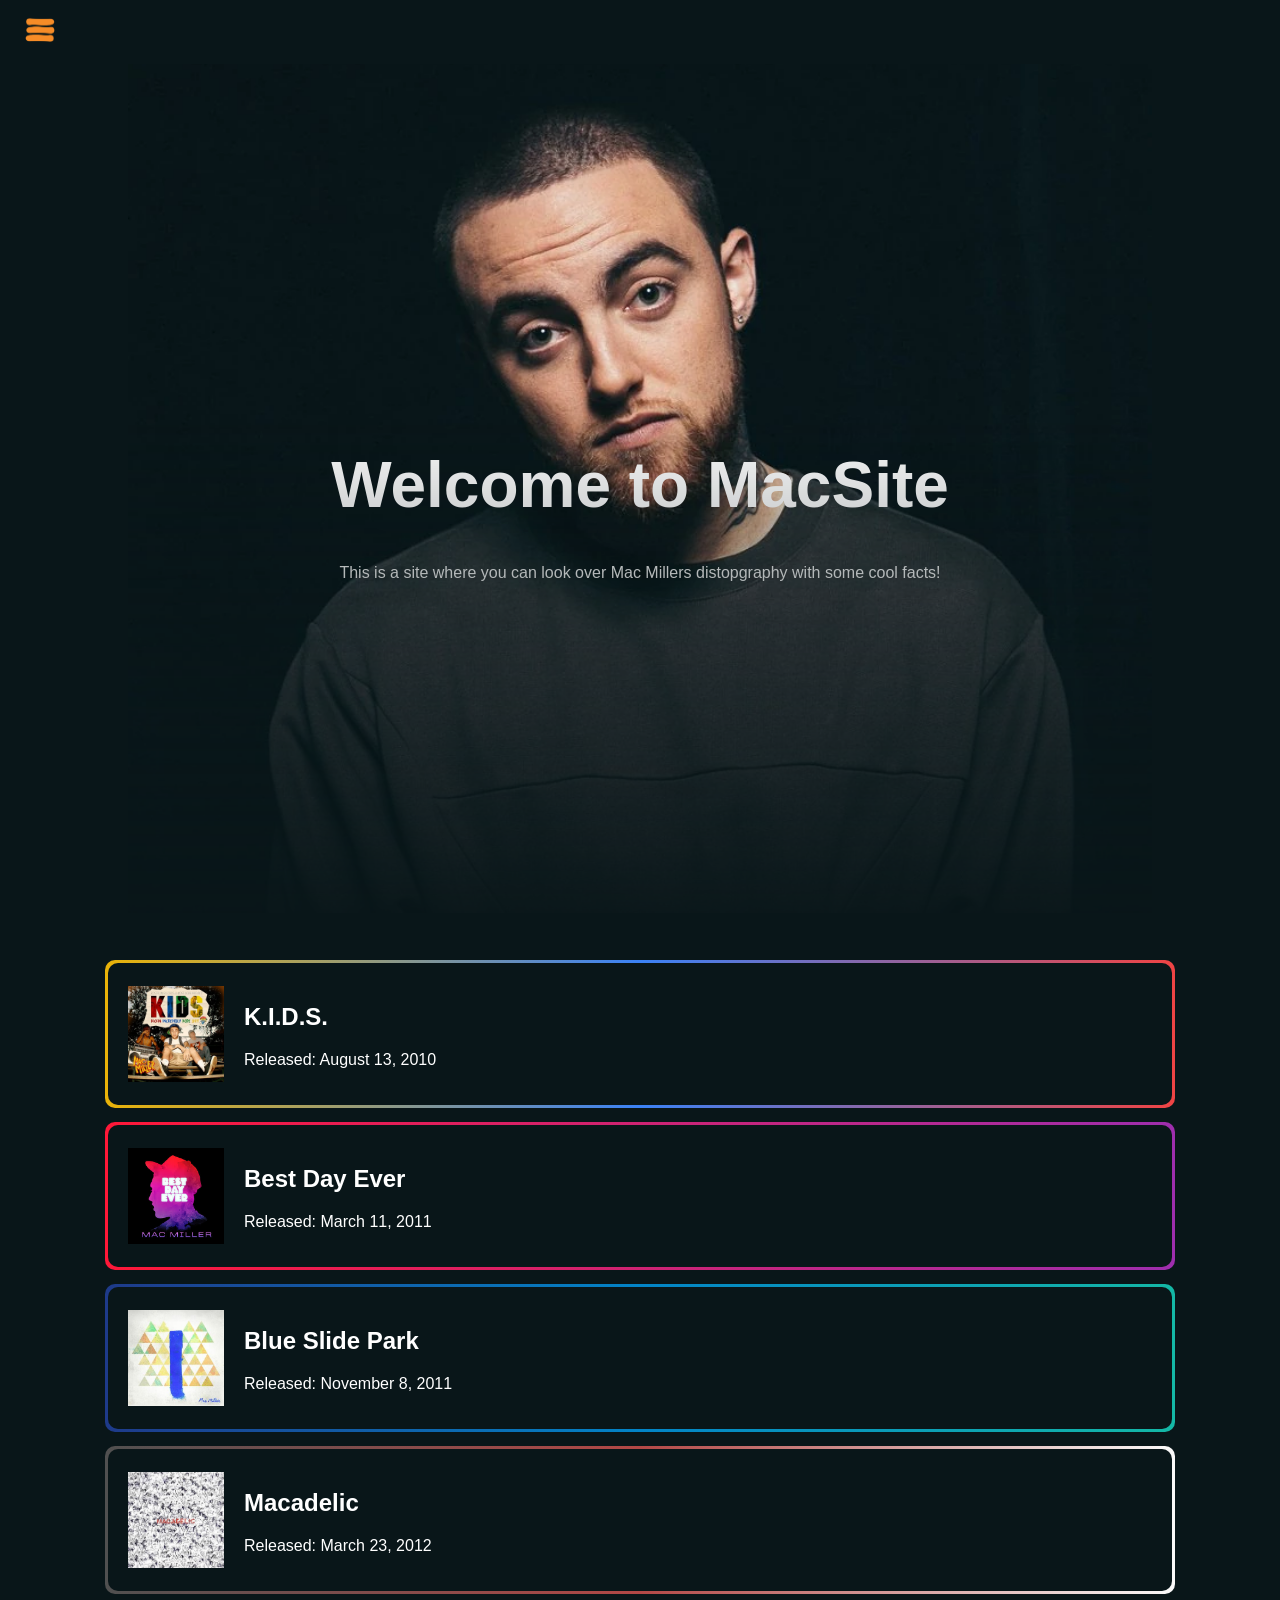
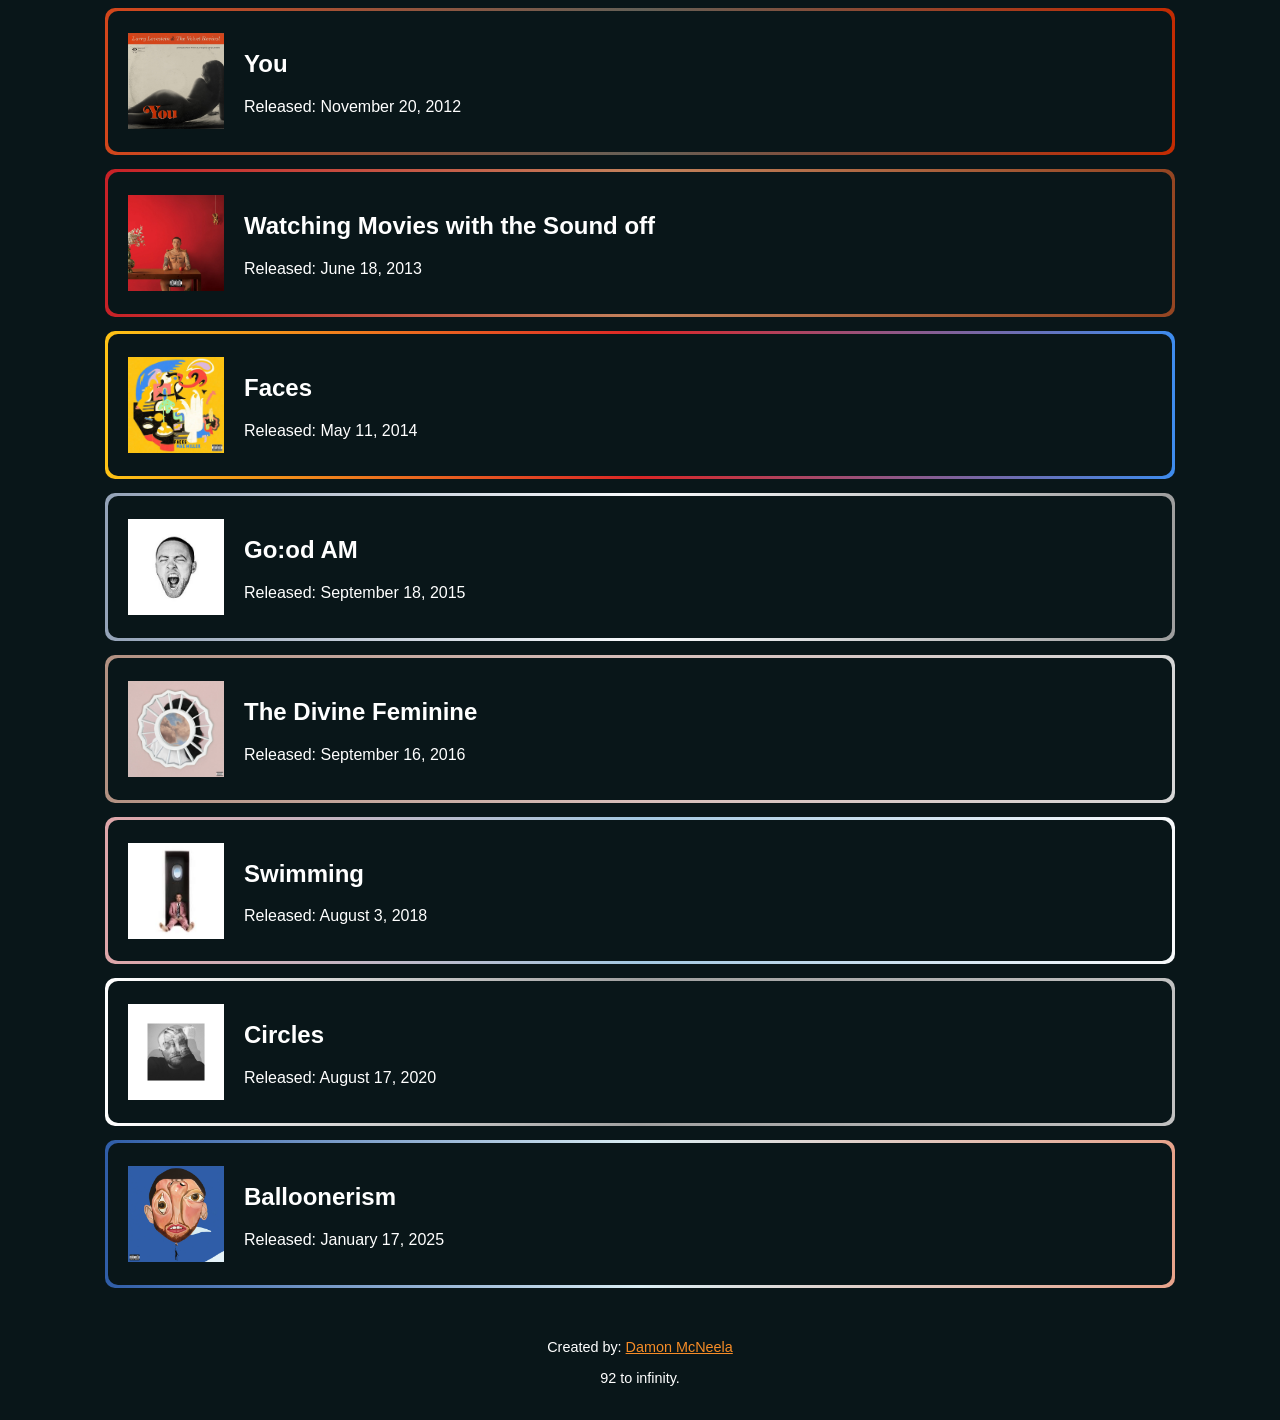
<file: index.html>
<!DOCTYPE html>
<html lang="en">
<head>
    <meta charset="UTF-8">
    <meta name="viewport" content="width=device-width, initial-scale=1.0">
    <link rel="stylesheet" href="cs/style.css">
    <title>MacSite</title>

        <!-- Google tag (gtag.js) -->
    <script async src="https://www.googletagmanager.com/gtag/js?id=G-6G8FPSQ9PF"></script>
    <script>
    window.dataLayer = window.dataLayer || [];
    function gtag(){dataLayer.push(arguments);}
    gtag('js', new Date());

    gtag('config', 'G-6G8FPSQ9PF');
    </script>

</head>
<body>

    <header>

        <div id="hamburgerBtn">
            <img src="img/HandburgerIcon.webp" alt="Menu">
        </div>

        <nav id="navMenu" class="nav-menu">
            <ul>
                <li><a href="KIDS.html"><img src="img/coverArtKIDS.jpg" alt="KIDS Album Cover"></a></li>
                <li><a href="BestDayEver.html"><img src="img/coverArtBestDayEver.jpg" alt="Best Day Ever Album Cover"></a></li>
                <li><a href="BlueSlidePark.html"><img src="img/coverArtBSL.jpg" alt="Blue Slide Park Album Cover"></a></li>
                <li><a href="Macadelic.html"><img src="img/coverArtMacadelic.jpg" alt="Macadelic Album Cover"></a></li>
                <li><a href="You.html"><img src="img/coverArtYou.jpg" alt="You Album Cover"></a></li>
                <li><a href="WMWTSO.html"><img src="img/coverArtWMWTSO.webp" alt="WMWTSO Album Cover"></a></li>
                <li><a href="Faces.html"><img src="img/coverArtFaces.jpg" alt="Faces Album Cover"></a></li>
                <li><a href="GOODAM.html"><img src="img/coverArtGoodAM.jpg" alt="Good AM Album Cover"></a></li>
                <li><a href="TheDevineFeminine.html"><img src="img/coverArtDivineFeminine.jpg" alt="The Divine Feminine Album Cover"></a></li>
                <li><a href="Swimming.html"><img src="img/coverArtSwimming.jpg" alt="Swimming Album Cover"></a></li>
                <li><a href="Circles.html"><img src="img/coverArtCircles.jpg" alt="Circles Album Cover"></a></li>
                <li><a href="Balloonerism.html"><img src="img/coverArtBalloonerism.jpg" alt="Balloonerism Album Cover"></a></li>
            </ul>
        </nav>

    </header>

    <div id="indexCover">
    <img src="img/IndexCover.webp" alt="Mac Miller Cover">

       <div id="indexCoverText"> 
            <h1>Welcome to MacSite</h1>
            
            <p>This is a site where you can look over Mac Millers distopgraphy with some cool facts!</p>
        </div>

    </div>


    <a href="KIDS.html">
        <div class="AlbumContainer" id="KIDS">
        <img src="img/coverArtKIDS.jpg" alt="KIDS Album Cover">

            <div class="album-details">
                <h2>K.I.D.S.</h2>
                <p>Released: August 13, 2010</p>
            </div>
            
        </div>
    </a>

    <a href="BestDayEver.html">
        <div class="AlbumContainer" id="BestDayEver">
        <img src="img/coverArtBestDayEver.jpg" alt="Best Day Ever Album Cover">

            <div class="album-details">
                <h2>Best Day Ever</h2>
                <p>Released: March 11, 2011</p>
            </div>
            
        </div>
    </a>

    <a href="BlueSlidePark.html">
        <div class="AlbumContainer" id="BlueSlidePark">
        <img src="img/coverArtBSL.jpg" alt="Blue Slide Park Album Cover">

            <div class="album-details">
                <h2>Blue Slide Park</h2>
                <p>Released: November 8, 2011</p>
            </div>
            
        </div>
    </a>

    <a href="Macadelic.html">
        <div class="AlbumContainer" id="Macadelic">
        <img src="img/coverArtMacadelic.jpg" alt="Macadelic Album Cover">

            <div class="album-details">
                <h2>Macadelic</h2>
                <p>Released: March 23, 2012</p>
            </div>
            
        </div>
    </a>

    <a href="You.html">
        <div class="AlbumContainer" id="You">
        <img src="img/coverArtYou.jpg" alt="You Album Cover">

            <div class="album-details">
                <h2>You</h2>
                <p>Released: November 20, 2012</p>
            </div>
            
        </div>
    </a>

    <a href="WMWTSO.html">
        <div class="AlbumContainer" id="WMWTSO">
        <img src="img/coverArtWMWTSO.webp" alt="WMWTSO Album Cover">

            <div class="album-details">
                <h2>Watching Movies with the Sound off</h2>
                <p>Released: June 18, 2013</p>
            </div>
            
        </div>
    </a>

    <a href="Faces.html">
        <div class="AlbumContainer" id="Faces">
        <img src="img/coverArtFaces.jpg" alt="Faces Album Cover">

            <div class="album-details">
                <h2>Faces</h2>
                <p>Released: May 11, 2014</p>
            </div>
            
        </div>
    </a>
    
    <a href="GOODAM.html">
        <div class="AlbumContainer" id="GOODAM">
        <img src="img/coverArtGoodAM.jpg" alt="Good AM Album Cover">

            <div class="album-details">
                <h2>Go:od AM</h2>
                <p>Released: September 18, 2015</p>
            </div>
            
        </div>
    </a>

    <a href="TheDevineFeminine.html">
        <div class="AlbumContainer" id="TheDivineFeminine">
        <img src="img/coverArtDivineFeminine.jpg" alt="The Divine Feminine Album Cover">

            <div class="album-details">
                <h2>The Divine Feminine</h2>
                <p>Released: September 16, 2016</p>
            </div>
            
        </div>
    </a>

    <a href="Swimming.html">
        <div class="AlbumContainer" id="Swimming">
        <img src="img/coverArtSwimming.jpg" alt="Swimming Album Cover">

            <div class="album-details">
                <h2>Swimming</h2>
                <p>Released: August 3, 2018</p>
            </div>
            
        </div>
    </a>

    <a href="Circles.html">
        <div class="AlbumContainer" id="Circles">
        <img src="img/coverArtCircles.jpg" alt="Circles Album Cover">

            <div class="album-details">
                <h2>Circles</h2>
                <p>Released: August 17, 2020</p>
            </div>
            
        </div>
    </a>
    <a href="Balloonerism.html">
        <div class="AlbumContainer" id="Balloonerism">
        <img src="img/coverArtBalloonerism.jpg" alt="Balloonerism Album Cover">

            <div class="album-details">
                <h2>Balloonerism</h2>
                <p>Released: January 17, 2025</p>
            </div>
            
        </div>
    </a>

    <footer>
        <p>Created by: <a href="https://github.com/DamoMcN">Damon McNeela</a></p>
        <p>92 to infinity.</p>
    </footer>

    <script src="https://code.jquery.com/jquery-3.7.1.min.js"></script>
    <script src="js/script.js"></script>

</body>
</html>
</file>
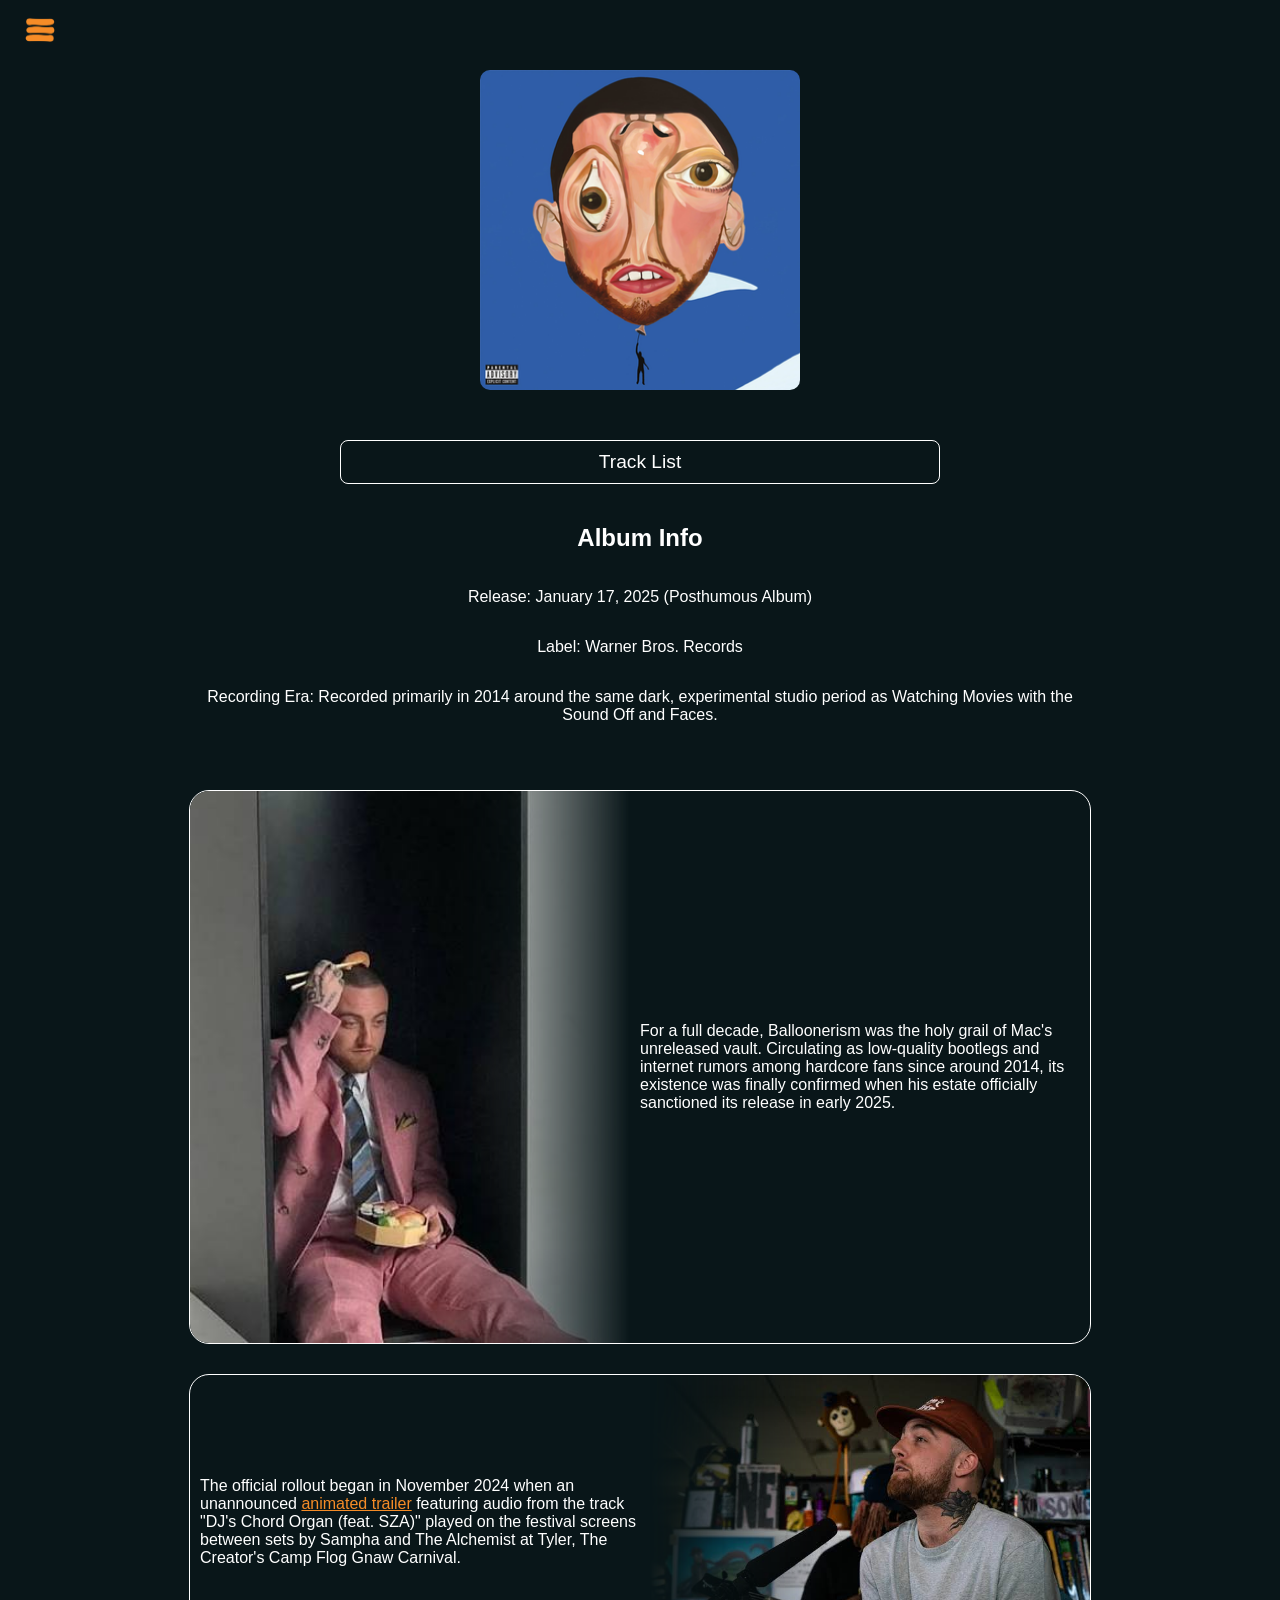
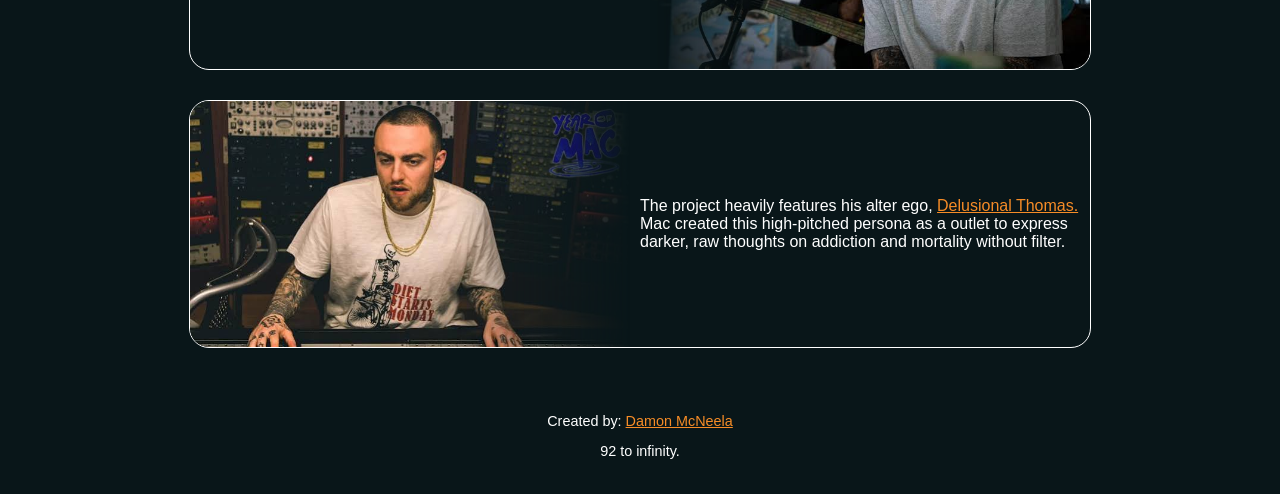
<file: Balloonerism.html>
<!DOCTYPE html>
<html lang="en">
<head>
    <meta charset="UTF-8">
    <meta name="viewport" content="width=device-width, initial-scale=1.0">
    <link rel="stylesheet" href="cs/style.css">
    <title>MacSite</title>

        <!-- Google tag (gtag.js) -->
    <script async src="https://www.googletagmanager.com/gtag/js?id=G-6G8FPSQ9PF"></script>
    <script>
    window.dataLayer = window.dataLayer || [];
    function gtag(){dataLayer.push(arguments);}
    gtag('js', new Date());

    gtag('config', 'G-6G8FPSQ9PF');
    </script>

</head>
<body>
    <header>

        <div id="hamburgerBtn">
            <img src="img/HandburgerIcon.webp" alt="Menu">
        </div>

        <nav id="navMenu" class="nav-menu">
            <ul>
                <li><a href="index.html"><img src="img/Home_icon.png" alt="Home"></a></li>
                <li><a href="KIDS.html"><img src="img/coverArtKIDS.jpg" alt="KIDS Album Cover"></a></li>
                <li><a href="BestDayEver.html"><img src="img/coverArtBestDayEver.jpg" alt="Best Day Ever Album Cover"></a></li>
                <li><a href="BlueSlidePark.html"><img src="img/coverArtBSL.jpg" alt="Blue Slide Park Album Cover"></a></li>
                <li><a href="Macadelic.html"><img src="img/coverArtMacadelic.jpg" alt="Macadelic Album Cover"></a></li>
                <li><a href="You.html"><img src="img/coverArtYou.jpg" alt="You Album Cover"></a></li>
                <li><a href="WMWTSO.html"><img src="img/coverArtWMWTSO.webp" alt="WMWTSO Album Cover"></a></li>
                <li><a href="Faces.html"><img src="img/coverArtFaces.jpg" alt="Faces Album Cover"></a></li>
                <li><a href="GOODAM.html"><img src="img/coverArtGoodAM.jpg" alt="Good AM Album Cover"></a></li>
                <li><a href="TheDevineFeminine.html"><img src="img/coverArtDivineFeminine.jpg" alt="The Divine Feminine Album Cover"></a></li>
                <li><a href="Swimming.html"><img src="img/coverArtSwimming.jpg" alt="Swimming Album Cover"></a></li>
                <li><a href="Circles.html"><img src="img/coverArtCircles.jpg" alt="Circles Album Cover"></a></li>
            </ul>
        </nav>

    </header>
    
    <div class="albumCover" id="TheDivineFeminineCover">
        <img src="img/coverArtBalloonerism.jpg" alt="Balloonerism Album Cover">
    </div>

    <div>
        <button class="btn" id="tracklistBtn">Track List</button>
        
        <div class="tracklist" id="ShowTracklist">
            <ul>
                 <li>1. Tambourine Dream</li>
                <li>2. DJ's Chord Organ (featuring SZA)</li>
                <li>3. Do You Have a Destination?</li>
                <li>4. 5 Dollar Pony Rides</li>
                <li>5. Friendly Hallucinations</li>
                <li>6. Mrs. Deborah Downer</li>
                <li>7. Stoned</li>
                <li>8. Shangri-La</li>
                <li>9. Funny Papers</li>
                <li>10. Excelsior</li>
                <li>11. Transformations (featuring Delusional Thomas)</li>
                <li>12. Manakins</li>
                <li>13. Rick's Piano</li>
                <li>14. Tomorrow Will Never Know</li>
            </ul>
        </div>

    </div>

     <div class="InfoContainer" id="BasicInfo">
        <div class="row">
            <div class="col">
                <h2>Album Info</h2>
                <p>Release: January 17, 2025 (Posthumous Album)</p>
                <p>Label: Warner Bros. Records</p>
                <p>Recording Era: Recorded primarily in 2014 around the same dark, experimental studio period as Watching Movies with the Sound Off and Faces.</p>
            </div>
        </div>
    </div>

    <div class="InfoContainer">
        <div class="row">
            <div class="col">
                <img src="img/mostRecentImgs/MR11.jpg" id="left" alt="Image of Mac" style="object-position: 45% center;">
            </div>
            <div class="Txtcol">
                <p>For a full decade, Balloonerism was the holy grail of Mac's unreleased vault. Circulating as low-quality bootlegs and internet rumors among hardcore fans since around 2014, its existence was finally confirmed when his estate officially sanctioned its release in early 2025.</p>
            </div>
        </div>
    </div>

    <div class="InfoContainer">
        <div class="row">
            <div class="Txtcol">
                <p>The official rollout began in November 2024 when an unannounced <a href="https://www.youtube.com/watch?v=M7_rmNkM_BY">animated trailer</a> featuring audio from the track "DJ's Chord Organ (feat. SZA)" played on the festival screens between sets by Sampha and The Alchemist at Tyler, The Creator's Camp Flog Gnaw Carnival.</p>
            </div>
            <div class="col">
                <img src="img/mostRecentImgs/MR13.jpg" id="right" alt="Image of Mac" style="object-position: 75% center;">
            </div>
        </div>
    </div>

    <div class="InfoContainer">
        <div class="row">
            <div class="col">
                <img src="img/mostRecentImgs/MR12.jpg" id="left" alt="Image of Mac" >
            </div>
            <div class="Txtcol">
                <p>The project heavily features his alter ego, <a href="https://en.wikipedia.org/wiki/Delusional_Thomas">Delusional Thomas.</a> Mac created this high-pitched persona as a outlet to express darker, raw thoughts on addiction and mortality without filter.</p>
            </div>
        </div>
    </div>
    
    <footer>
        <p>Created by: <a href="https://github.com/DamoMcN">Damon McNeela</a></p>
        <p>92 to infinity.</p>
    </footer></footer>


    <script src="https://code.jquery.com/jquery-3.7.1.min.js"></script>
    <script src="js/script.js"></script>
</body>
</html>
</file>
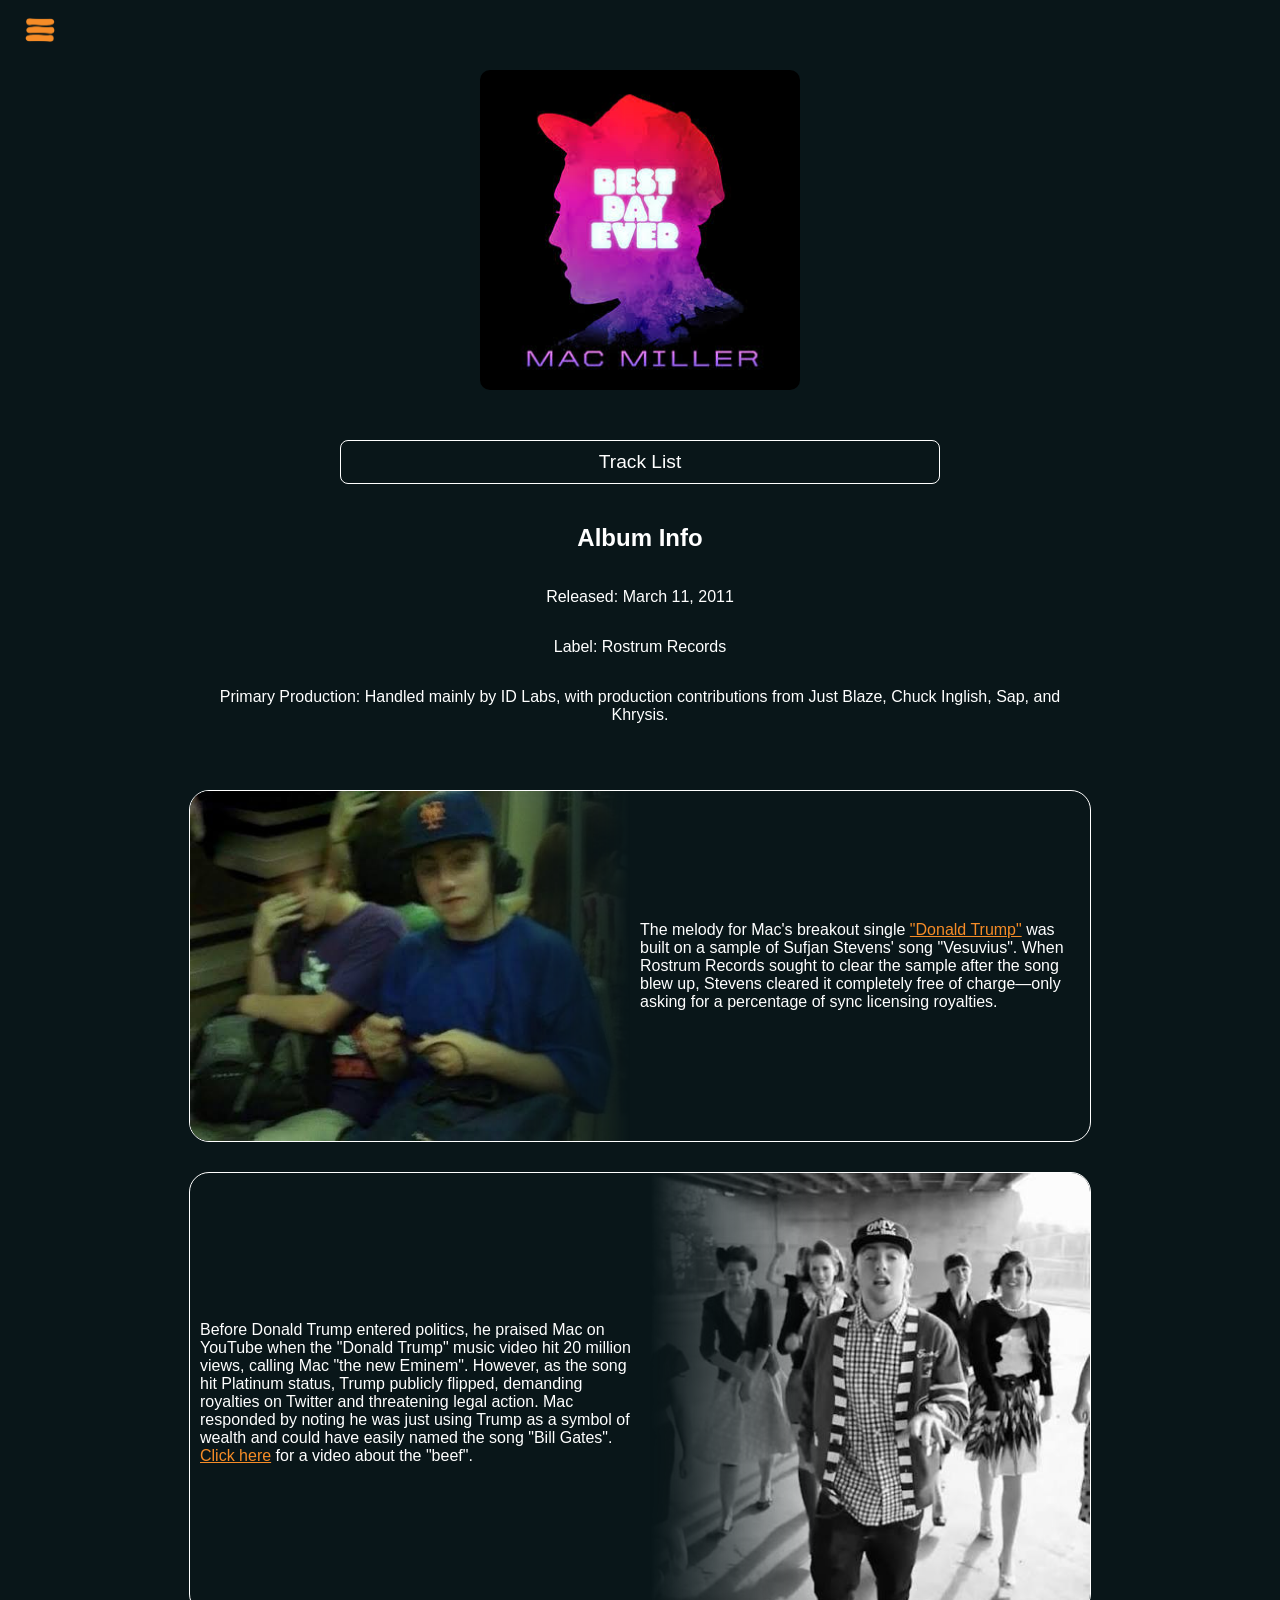
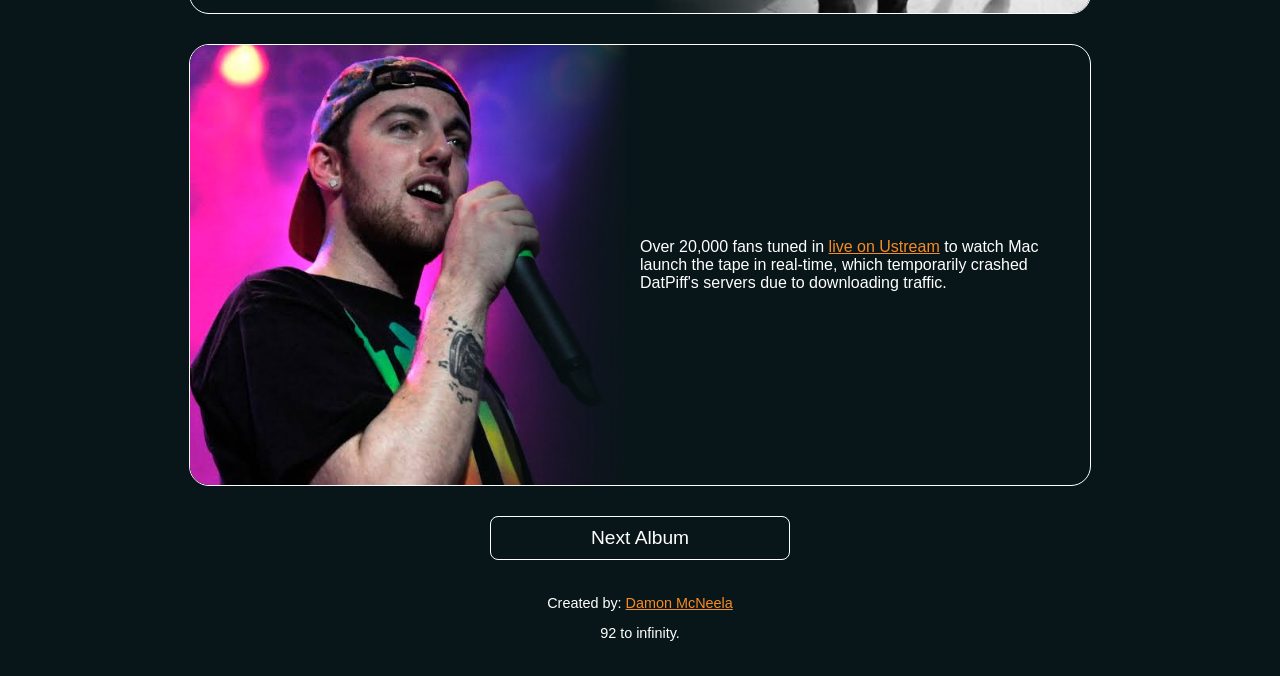
<file: BestDayEver.html>
<!DOCTYPE html>
<html lang="en">

<head>
    <meta charset="UTF-8">
    <meta name="viewport" content="width=device-width, initial-scale=1.0">
    <link rel="stylesheet" href="cs/style.css">
    <title>MacSite</title>

        <!-- Google tag (gtag.js) -->
    <script async src="https://www.googletagmanager.com/gtag/js?id=G-6G8FPSQ9PF"></script>
    <script>
    window.dataLayer = window.dataLayer || [];
    function gtag(){dataLayer.push(arguments);}
    gtag('js', new Date());

    gtag('config', 'G-6G8FPSQ9PF');
    </script>

</head>

<body>
    <header>

        <div id="hamburgerBtn">
            <img src="img/HandburgerIcon.webp" alt="Menu">
        </div>

        <nav id="navMenu" class="nav-menu">
            <ul>
                <li><a href="index.html"><img src="img/Home_icon.png" alt="Home"></a></li>
                <li><a href="KIDS.html"><img src="img/coverArtKIDS.jpg" alt="KIDS Album Cover"></a></li>
                <li><a href="BlueSlidePark.html"><img src="img/coverArtBSL.jpg" alt="Blue Slide Park Album Cover"></a></li>
                <li><a href="Macadelic.html"><img src="img/coverArtMacadelic.jpg" alt="Macadelic Album Cover"></a></li>
                <li><a href="You.html"><img src="img/coverArtYou.jpg" alt="You Album Cover"></a></li>
                <li><a href="WMWTSO.html"><img src="img/coverArtWMWTSO.webp" alt="WMWTSO Album Cover"></a></li>
                <li><a href="Faces.html"><img src="img/coverArtFaces.jpg" alt="Faces Album Cover"></a></li>
                <li><a href="GOODAM.html"><img src="img/coverArtGoodAM.jpg" alt="Good AM Album Cover"></a></li>
                <li><a href="TheDevineFeminine.html"><img src="img/coverArtDivineFeminine.jpg" alt="The Divine Feminine Album Cover"></a></li>
                <li><a href="Swimming.html"><img src="img/coverArtSwimming.jpg" alt="Swimming Album Cover"></a></li>
                <li><a href="Circles.html"><img src="img/coverArtCircles.jpg" alt="Circles Album Cover"></a></li>
                <li><a href="Balloonerism.html"><img src="img/coverArtBalloonerism.jpg" alt="Balloonerism Album Cover"></a></li>
            </ul>
        </nav>

    </header>

    <div class="albumCover" id="KIDSCover">
        <img src="img/coverArtBestDayEver.jpg" alt="KIDS Album Cover">
    </div>

    <div>
        <button class="btn" id="tracklistBtn">Track List</button>

        <div class="tracklist" id="ShowTracklist">
            <ul>
                <li>1. Best Day Ever</li>
                <li>2. Get Up</li>
                <li>3. Donald Trump</li>
                <li>4. Oy Vey</li>
                <li>5. I'll Be There (feat Phonte)</li>
                <li>6. Wear My Hat</li>
                <li>7. Wake Up</li>
                <li>8. All Around the World</li>
                <li>9. Down The Rabbut Hole</li>
                <li>10. In the Air</li>
                <li>11. Play Ya Cards</li>
                <li>12. She Said</li>
                <li>13. Life Ain't Easy</li>
                <li>14. Snooze</li>
                <li>15. Keep Floatin'</li>
                <li>16. BDE Bonus</li>
            </ul>
        </div>

    </div>

    <div class="InfoContainer" id="BasicInfo">
        <div class="row">
            <div class="col">
                <h2>Album Info</h2>
                <p>Released: March 11, 2011</p>
                <p>Label: Rostrum Records</p>
                <p>Primary Production: Handled mainly by ID Labs, with production contributions from Just Blaze, Chuck
                    Inglish, Sap, and Khrysis.</p>
            </div>
        </div>
    </div>

    <div class="InfoContainer">
        <div class="row">
            <div class="col">
                <img src="img/FratImgs/frat5.jpg" id="left" alt="Image of Mac">
            </div>
            <div class="Txtcol">
                <p>The melody for Mac's breakout single <a href="https://en.wikipedia.org/wiki/Donald_Trump_(song)">"Donald Trump"</a> was built on a sample of Sufjan Stevens' song
                    "Vesuvius". When Rostrum Records sought to clear the sample after the song blew up, Stevens cleared
                    it completely free of charge—only asking for a percentage of sync licensing royalties.</p>
            </div>
        </div>
    </div>

    <div class="InfoContainer">
        <div class="row">
            <div class="Txtcol">
                <p>Before Donald Trump entered politics, he praised Mac on YouTube when the "Donald Trump" music video
                    hit 20 million views, calling Mac "the new Eminem". However, as the song hit Platinum status, Trump
                    publicly flipped, demanding royalties on Twitter and threatening legal action. Mac responded by
                    noting he was just using Trump as a symbol of wealth and could have easily named the song "Bill
                    Gates". <a href="https://www.google.com/search?client=firefox-b-d&hs=0uIB&sca_esv=04b946da561f32d9&udm=7&sxsrf=APpeQnsJrf9LoWdPGacu-4j3Xuus0-2-jQ:1789478502429&q=donald+trump+responding+to+mac+miller&sa=X&ved=2ahUKEwjqseHz1vCWAxUmV0EAHfR7ODcQ8ccDKAJ6BAglEAU&biw=1536&bih=798&dpr=1.25#fpstate=ive&vld=cid:aeb86df3,vid:NMRPq_UUXWg,st:0">Click here</a> for a video about the "beef".</p>
            </div>
            <div class="col">
                <img src="img/FratImgs/frat7.jpg" id="right" alt="Image of Mac">
            </div>
        </div>
    </div>

    <div class="InfoContainer">
        <div class="row">
            <div class="col">
                <img src="img/FratImgs/frat10.jpg" id="left" alt="Image of Mac">
            </div>
            <div class="Txtcol">
                <p>Over 20,000 fans tuned in <a href="https://www.instagram.com/p/DXNJDYnCdSo/">live on Ustream</a> to watch Mac launch the tape in real-time, which
                    temporarily crashed DatPiff's servers due to downloading traffic.</p>
            </div>
        </div>
    </div>

    <a href="BlueSlidePark.html"><button class="btn" id="NextBtn">Next Album</button></a>

    <footer>
        <p>Created by: <a href="https://github.com/DamoMcN">Damon McNeela</a></p>
        <p>92 to infinity.</p>
    </footer></footer>


    <script src="https://code.jquery.com/jquery-3.7.1.min.js"></script>
    <script src="js/script.js"></script>
</body>

</html>
</file>
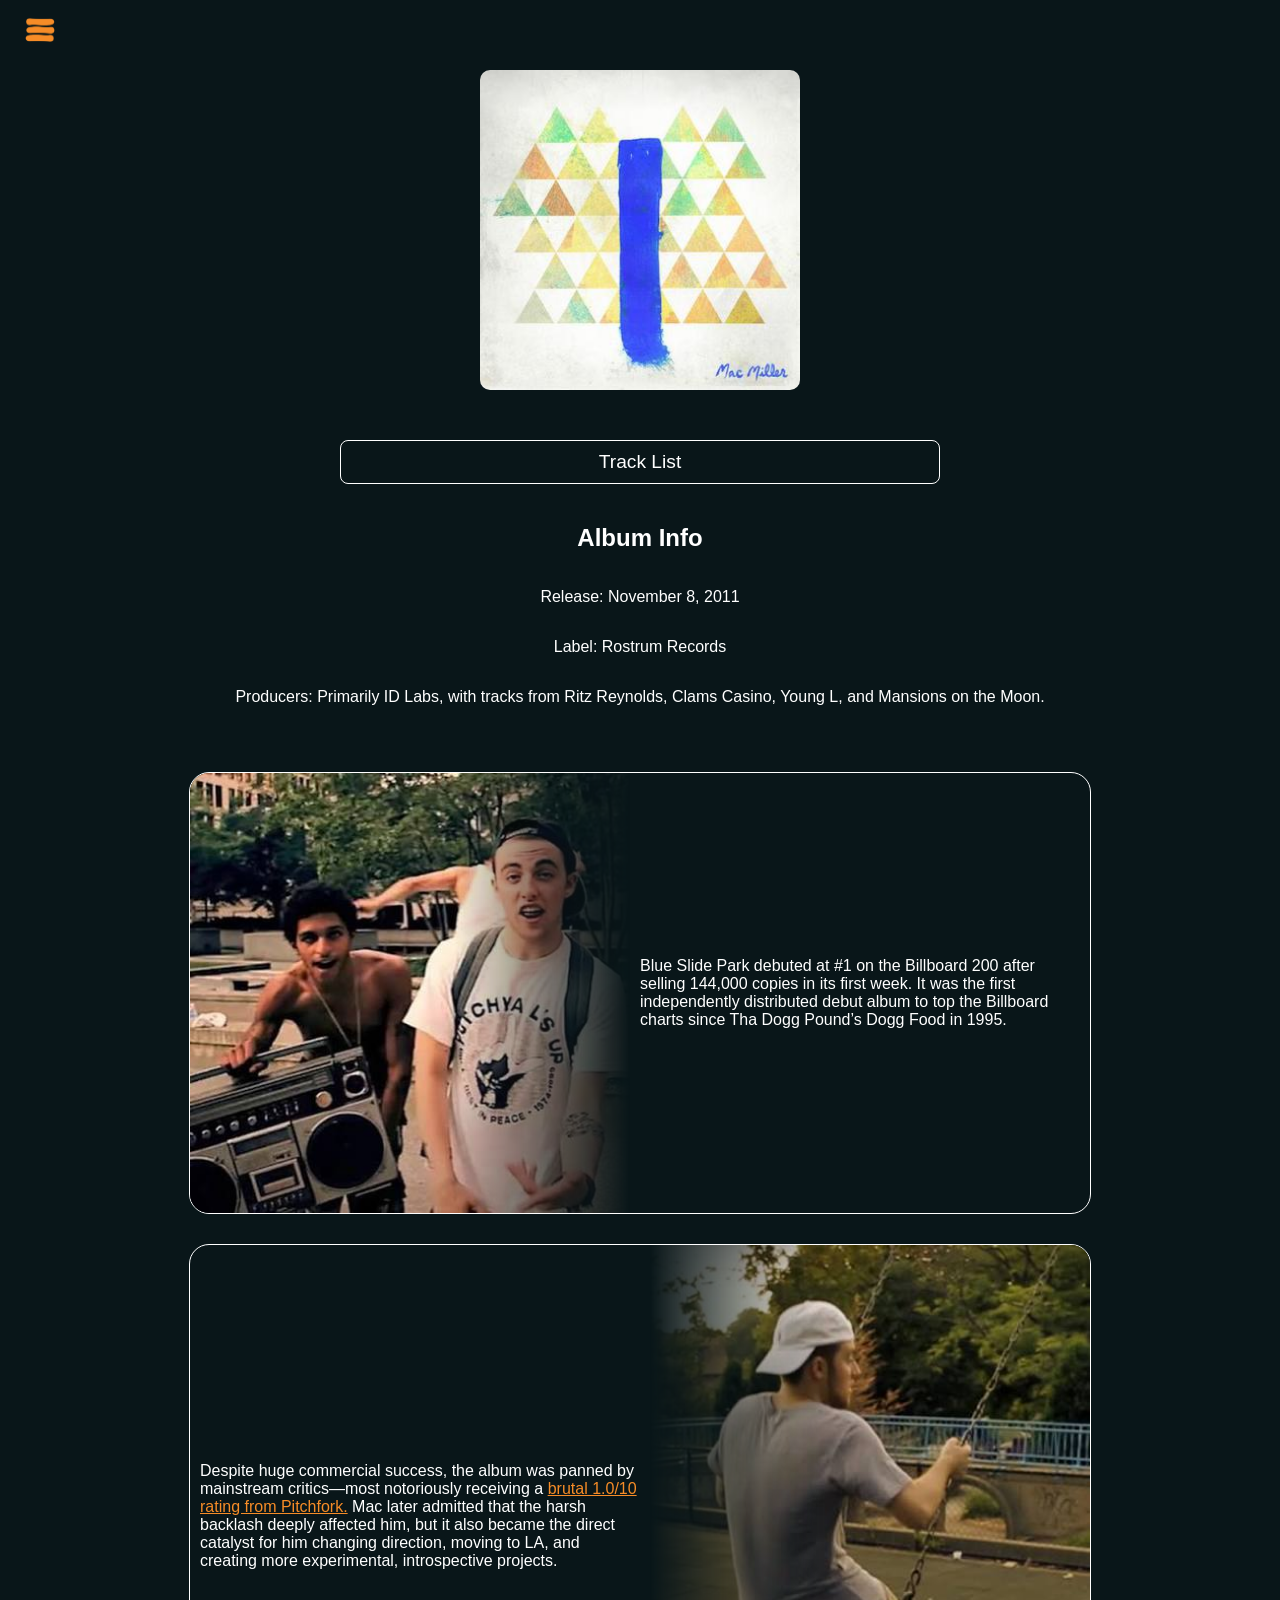
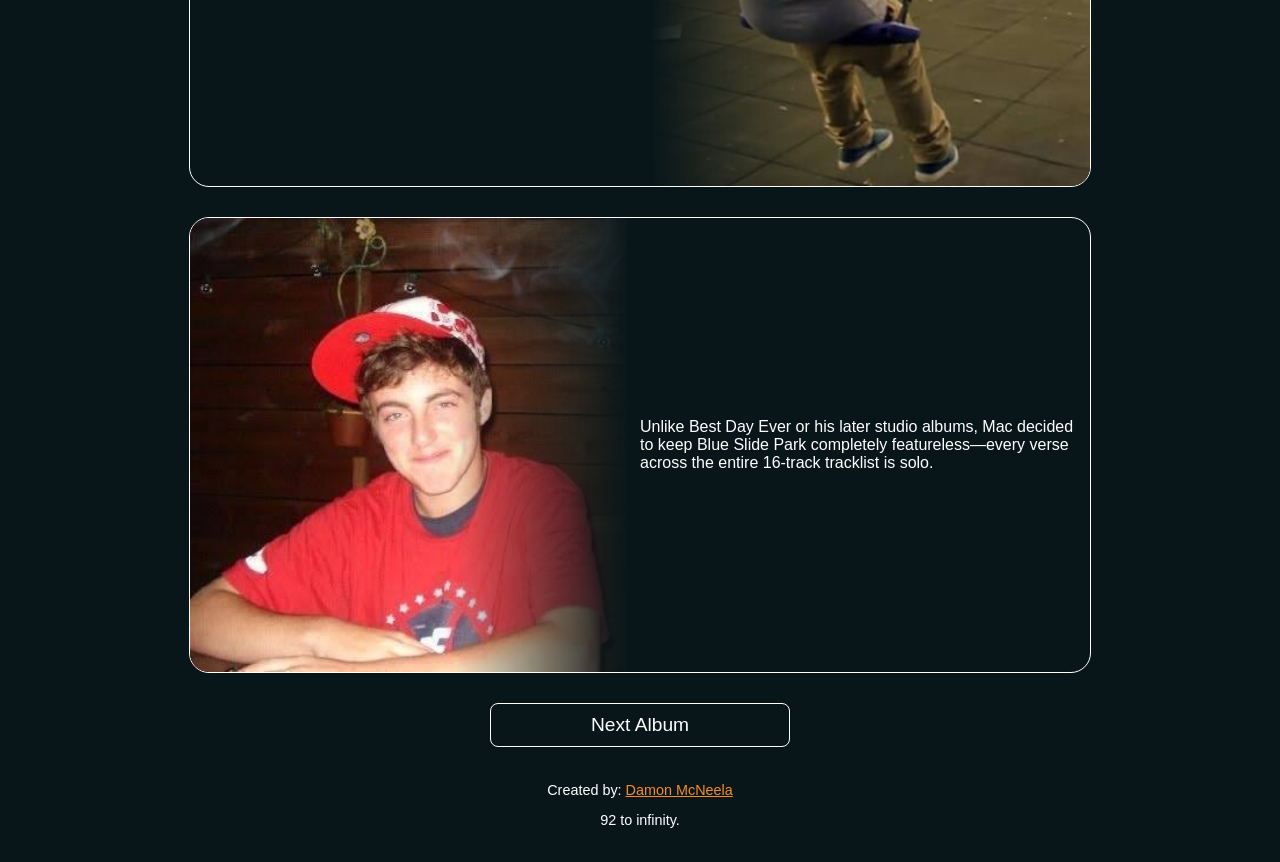
<file: BlueSlidePark.html>
<!DOCTYPE html>
<html lang="en">
<head>
    <meta charset="UTF-8">
    <meta name="viewport" content="width=device-width, initial-scale=1.0">
    <link rel="stylesheet" href="cs/style.css">
    <title>MacSite</title>

        <!-- Google tag (gtag.js) -->
    <script async src="https://www.googletagmanager.com/gtag/js?id=G-6G8FPSQ9PF"></script>
    <script>
    window.dataLayer = window.dataLayer || [];
    function gtag(){dataLayer.push(arguments);}
    gtag('js', new Date());

    gtag('config', 'G-6G8FPSQ9PF');
    </script>

</head>
<body>
    <header>

        <div id="hamburgerBtn">
            <img src="img/HandburgerIcon.webp" alt="Menu">
        </div>

        <nav id="navMenu" class="nav-menu">
            <ul>
                <li><a href="index.html"><img src="img/Home_icon.png" alt="Home"></a></li>
                <li><a href="KIDS.html"><img src="img/coverArtKIDS.jpg" alt="KIDS Album Cover"></a></li>
                <li><a href="BestDayEver.html"><img src="img/coverArtBestDayEver.jpg" alt="Best Day Ever Album Cover"></a></li>
                <li><a href="Macadelic.html"><img src="img/coverArtMacadelic.jpg" alt="Macadelic Album Cover"></a></li>
                <li><a href="You.html"><img src="img/coverArtYou.jpg" alt="You Album Cover"></a></li>
                <li><a href="WMWTSO.html"><img src="img/coverArtWMWTSO.webp" alt="WMWTSO Album Cover"></a></li>
                <li><a href="Faces.html"><img src="img/coverArtFaces.jpg" alt="Faces Album Cover"></a></li>
                <li><a href="GOODAM.html"><img src="img/coverArtGoodAM.jpg" alt="Good AM Album Cover"></a></li>
                <li><a href="TheDevineFeminine.html"><img src="img/coverArtDivineFeminine.jpg" alt="The Divine Feminine Album Cover"></a></li>
                <li><a href="Swimming.html"><img src="img/coverArtSwimming.jpg" alt="Swimming Album Cover"></a></li>
                <li><a href="Circles.html"><img src="img/coverArtCircles.jpg" alt="Circles Album Cover"></a></li>
                <li><a href="Balloonerism.html"><img src="img/coverArtBalloonerism.jpg" alt="Balloonerism Album Cover"></a></li>
            </ul>
        </nav>

    </header>
    
    <div class="albumCover" id="KIDSCover">
        <img src="img/coverArtBSL.jpg" alt="KIDS Album Cover">
    </div>

    <div>
        <button class="btn" id="tracklistBtn">Track List</button>
        
        <div class="tracklist" id="ShowTracklist">
            <ul>
                <li>1. English Lane</li>
                <li>2. Blue Slide Park</li>
                <li>3. Party On Fifth Ave</li>
                <li>4. PA Nights</li>
                <li>5. Frick Park Market</li>
                <li>6. Smile Back</li>
                <li>7. Under The Weather</li>
                <li>8. Of The Soul</li>
                <li>9. My Team</li>
                <li>10. Up All Night</li>
                <li>11. Loitering</li>
                <li>12. Hole In My Pocket</li>
                <li>13. Diamonds & Gold</li>
                <li>14. Missed Calls</li>
                <li>15. Man In The Hat</li>
                <li>16. One Last Thing</li>
            </ul>
        </div>

    </div>

     <div class="InfoContainer" id="BasicInfo">
        <div class="row">
            <div class="col">
                <h2>Album Info</h2>
                <p>Release: November 8, 2011</p>
                <p>Label: Rostrum Records</p>
                <p>Producers: Primarily ID Labs, with tracks from Ritz Reynolds, Clams Casino, Young L, and Mansions on the Moon.</p>
            </div>
        </div>
    </div>

    <div class="InfoContainer">
        <div class="row">
            <div class="col">
                <img src="img/FratImgs/frat6.jpg" id="left" alt="Image of Mac" style="object-position: 100% center;">
            </div>
            <div class="Txtcol">
                <p> Blue Slide Park debuted at #1 on the Billboard 200 after selling 144,000 copies in its first week. It was the first independently distributed debut album to top the Billboard charts since Tha Dogg Pound’s Dogg Food in 1995.</p>
            </div>
        </div>
    </div>

    <div class="InfoContainer">
        <div class="row">
            <div class="Txtcol">
                <p>Despite huge commercial success, the album was panned by mainstream critics—most notoriously receiving a <a href="https://pitchfork.com/reviews/albums/16113-blue-side-park/">brutal 1.0/10 rating from Pitchfork.</a> Mac later admitted that the harsh backlash deeply affected him, but it also became the direct catalyst for him changing direction, moving to LA, and creating more experimental, introspective projects.</p>
            </div>
            <div class="col">
                <img src="img/FratImgs/frat4.jpg" id="right" alt="Image of Mac">
            </div>
        </div>
    </div>

    <div class="InfoContainer">
        <div class="row">
            <div class="col">
                <img src="img/FratImgs/frat8.jpg" id="left" alt="Image of Mac">
            </div>
            <div class="Txtcol">
                <p>Unlike Best Day Ever or his later studio albums, Mac decided to keep Blue Slide Park completely featureless—every verse across the entire 16-track tracklist is solo.</p>
            </div>
        </div>
    </div>

    <a href="Macadelic.html"><button class="btn" id="NextBtn">Next Album</button></a>
    
    <footer>
        <p>Created by: <a href="https://github.com/DamoMcN">Damon McNeela</a></p>
        <p>92 to infinity.</p>
    </footer></footer>


    <script src="https://code.jquery.com/jquery-3.7.1.min.js"></script>
    <script src="js/script.js"></script>
</body>
</html>
</file>
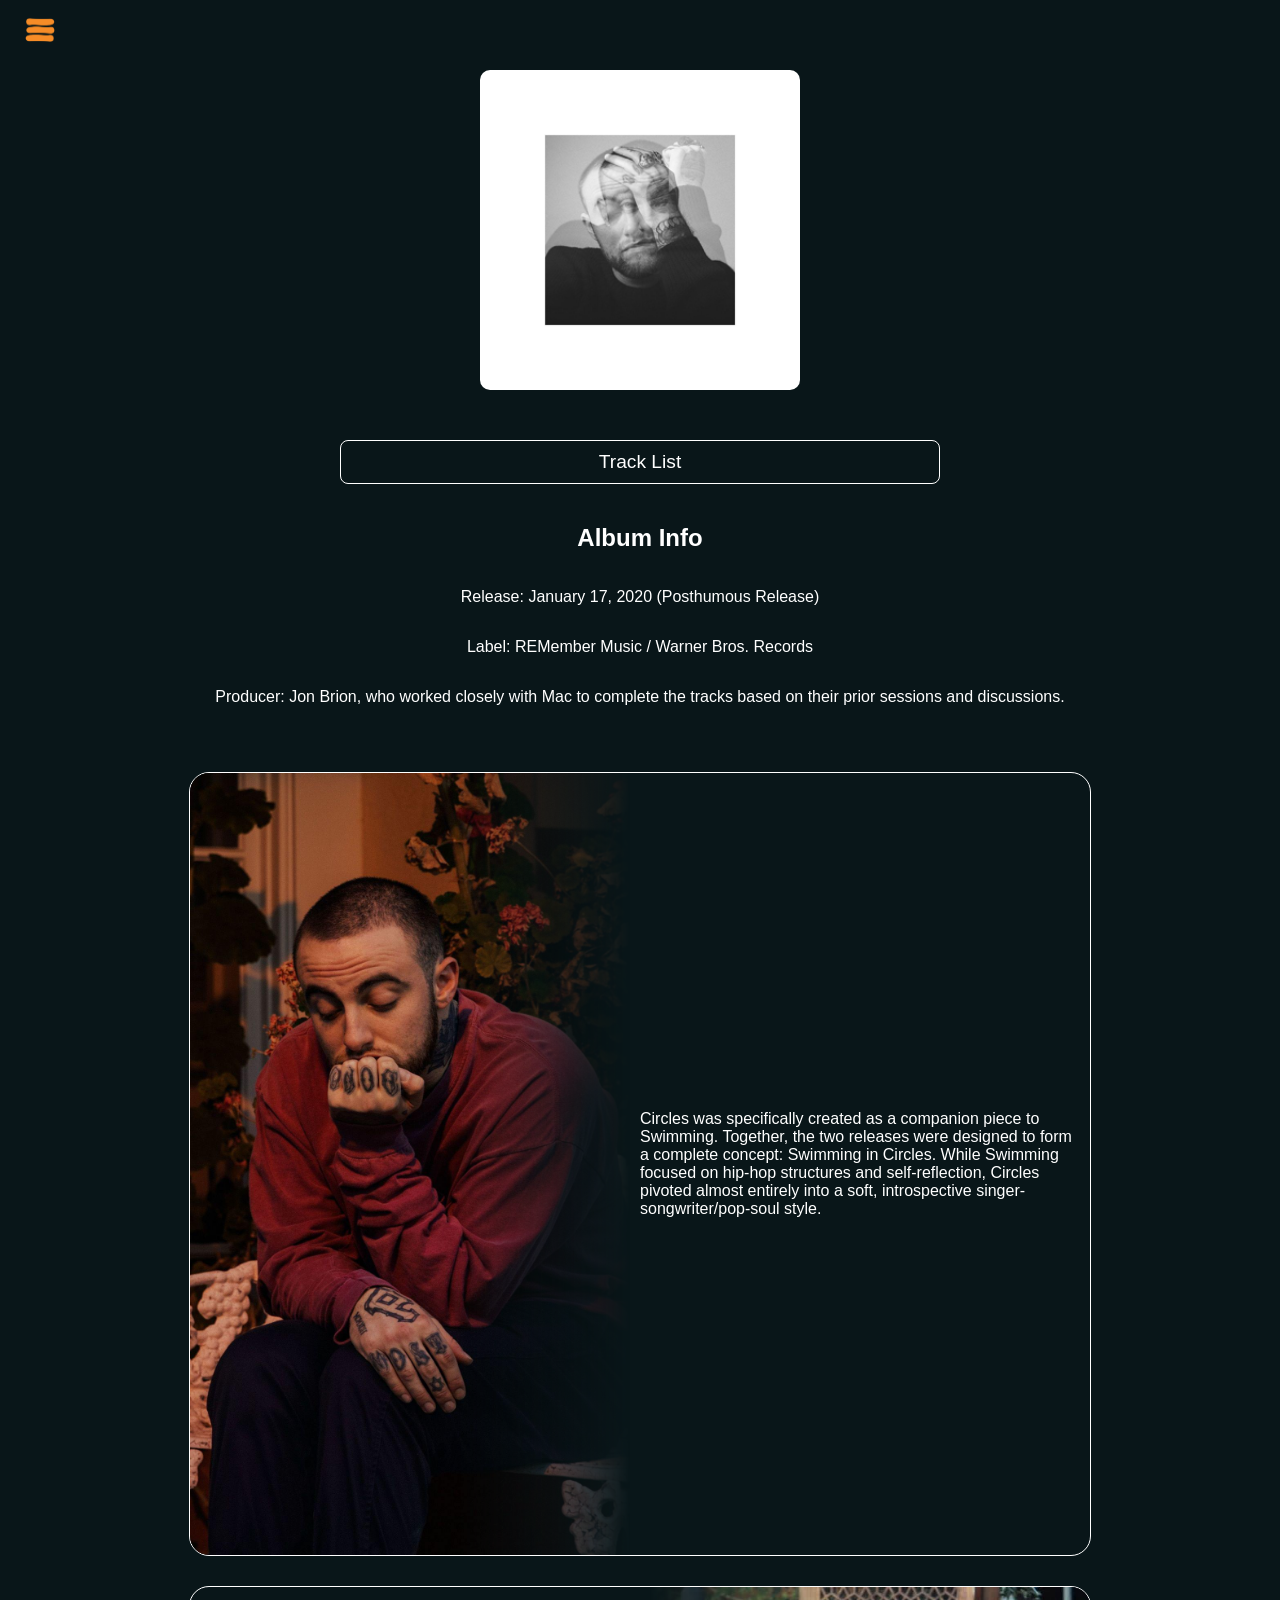
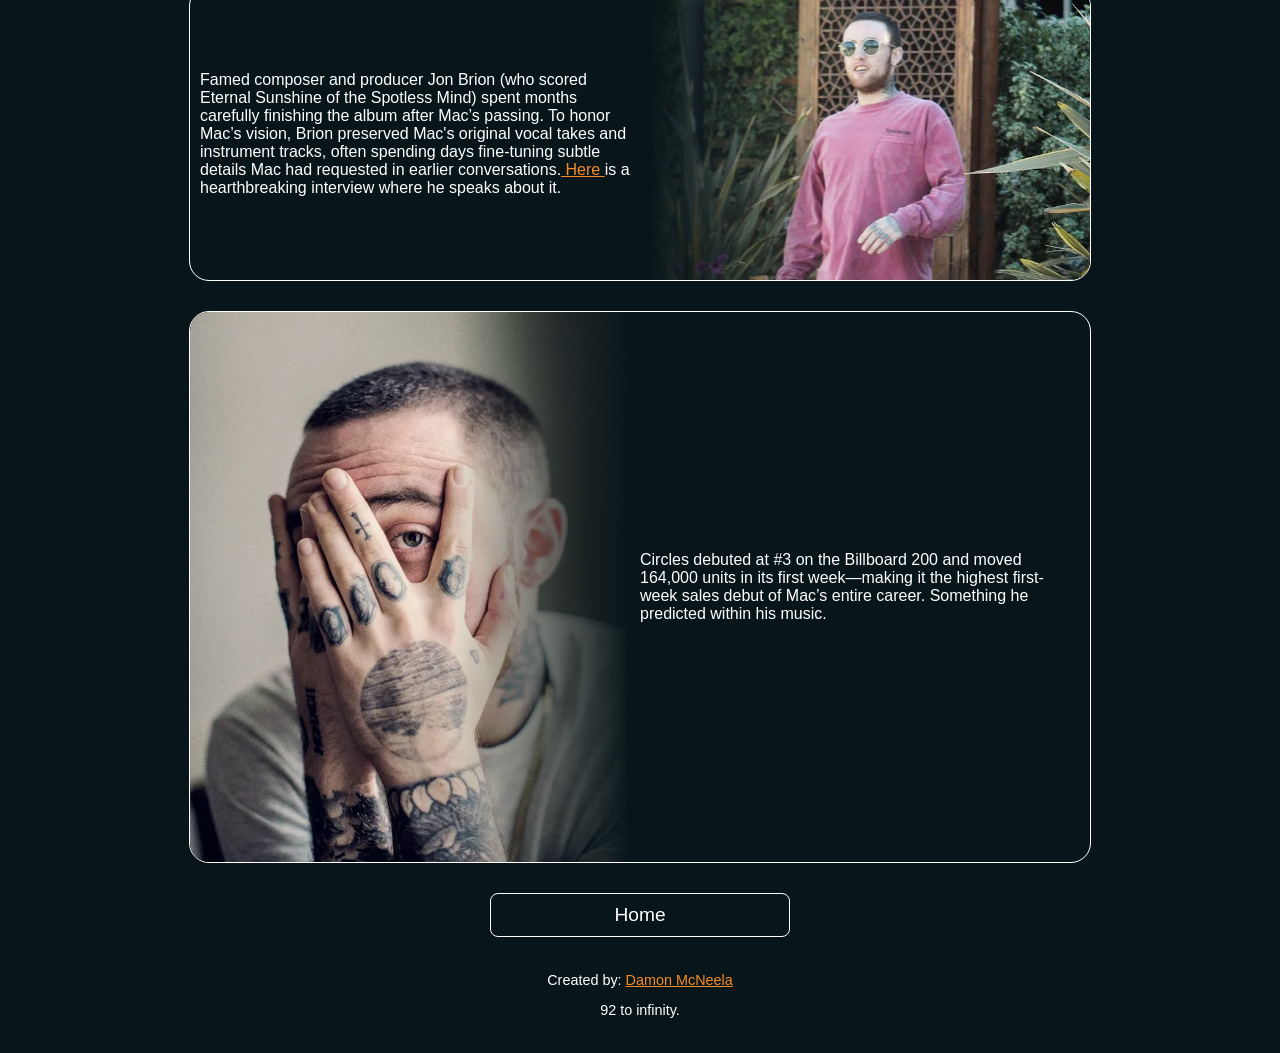
<file: Circles.html>
<!DOCTYPE html>
<html lang="en">
<head>
    <meta charset="UTF-8">
    <meta name="viewport" content="width=device-width, initial-scale=1.0">
    <link rel="stylesheet" href="cs/style.css">
    <title>MacSite</title>

        <!-- Google tag (gtag.js) -->
    <script async src="https://www.googletagmanager.com/gtag/js?id=G-6G8FPSQ9PF"></script>
    <script>
    window.dataLayer = window.dataLayer || [];
    function gtag(){dataLayer.push(arguments);}
    gtag('js', new Date());

    gtag('config', 'G-6G8FPSQ9PF');
    </script>

</head>
<body>
    <header>

        <div id="hamburgerBtn">
            <img src="img/HandburgerIcon.webp" alt="Menu">
        </div>

        <nav id="navMenu" class="nav-menu">
            <ul>
                <li><a href="index.html"><img src="img/Home_icon.png" alt="Home"></a></li>
                <li><a href="KIDS.html"><img src="img/coverArtKIDS.jpg" alt="KIDS Album Cover"></a></li>
                <li><a href="BestDayEver.html"><img src="img/coverArtBestDayEver.jpg" alt="Best Day Ever Album Cover"></a></li>
                <li><a href="BlueSlidePark.html"><img src="img/coverArtBSL.jpg" alt="Blue Slide Park Album Cover"></a></li>
                <li><a href="Macadelic.html"><img src="img/coverArtMacadelic.jpg" alt="Macadelic Album Cover"></a></li>
                <li><a href="You.html"><img src="img/coverArtYou.jpg" alt="You Album Cover"></a></li>
                <li><a href="WMWTSO.html"><img src="img/coverArtWMWTSO.webp" alt="WMWTSO Album Cover"></a></li>
                <li><a href="Faces.html"><img src="img/coverArtFaces.jpg" alt="Faces Album Cover"></a></li>
                <li><a href="GOODAM.html"><img src="img/coverArtGoodAM.jpg" alt="Good AM Album Cover"></a></li>
                <li><a href="TheDevineFeminine.html"><img src="img/coverArtDivineFeminine.jpg" alt="The Divine Feminine Album Cover"></a></li>
                <li><a href="Swimming.html"><img src="img/coverArtSwimming.jpg" alt="Swimming Album Cover"></a></li>
                <li><a href="Balloonerism.html"><img src="img/coverArtBalloonerism.jpg" alt="Balloonerism Album Cover"></a></li>
            </ul>
        </nav>

    </header>
    
    <div class="albumCover" id="TheDivineFeminineCover">
        <img src="img/coverArtCircles.jpg" alt="Circles Album Cover">
    </div>

    <div>
        <button class="btn" id="tracklistBtn">Track List</button>
        
        <div class="tracklist" id="ShowTracklist">
            <ul>
                <li>1. Circles</li>
                <li>2. Complicated</li>
                <li>3. Blue World</li>
                <li>4. Good News</li>
                <li>5. I Can See</li>
                <li>6. Everybody</li>
                <li>7. Woods</li>
                <li>8. Hand Me Downs</li>
                <li>9. That's on Me</li>
                <li>10. Hands</li>
                <li>11. Surf</li>
                <li>12. Once a Day</li>
            </ul>
        </div>

    </div>

     <div class="InfoContainer" id="BasicInfo">
        <div class="row">
            <div class="col">
                <h2>Album Info</h2>
                <p>Release: January 17, 2020 (Posthumous Release)</p>
                <p>Label: REMember Music / Warner Bros. Records</p>
                <p>Producer: Jon Brion, who worked closely with Mac to complete the tracks based on their prior sessions and discussions.</p>
            </div>
        </div>
    </div>

    <div class="InfoContainer">
        <div class="row">
            <div class="col">
                <img src="img/mostRecentImgs/MR9.jpg" id="left" alt="Image of Mac" style="object-position: 45% center;">
            </div>
            <div class="Txtcol">
                <p>Circles was specifically created as a companion piece to Swimming. Together, the two releases were designed to form a complete concept: Swimming in Circles. While Swimming focused on hip-hop structures and self-reflection, Circles pivoted almost entirely into a soft, introspective singer-songwriter/pop-soul style.</p>
            </div>
        </div>
    </div>

    <div class="InfoContainer">
        <div class="row">
            <div class="Txtcol">
                <p> Famed composer and producer Jon Brion (who scored Eternal Sunshine of the Spotless Mind) spent months carefully finishing the album after Mac’s passing. To honor Mac’s vision, Brion preserved Mac's original vocal takes and instrument tracks, often spending days fine-tuning subtle details Mac had requested in earlier conversations.<a href="https://www.youtube.com/watch?v=faEKDnNXt4o"> Here </a>is a hearthbreaking interview where he speaks about it.</p>
            </div>
            <div class="col">
                <img src="img/mostRecentImgs/MR6.jpg" id="right" alt="Image of Mac" >
            </div>
        </div>
    </div>

    <div class="InfoContainer">
        <div class="row">
            <div class="col">
                <img src="img/mostRecentImgs/MR10.webp" id="left" alt="Image of Mac">
            </div>
            <div class="Txtcol">
                <p>Circles debuted at #3 on the Billboard 200 and moved 164,000 units in its first week—making it the highest first-week sales debut of Mac’s entire career. Something he predicted within his music.</p>
            </div>
        </div>
    </div>

    <a href="index.html"><button class="btn" id="NextBtn">Home</button></a>
    
    <footer>
        <p>Created by: <a href="https://github.com/DamoMcN">Damon McNeela</a></p>
        <p>92 to infinity.</p>
    </footer></footer>


    <script src="https://code.jquery.com/jquery-3.7.1.min.js"></script>
    <script src="js/script.js"></script>
</body>
</html>
</file>
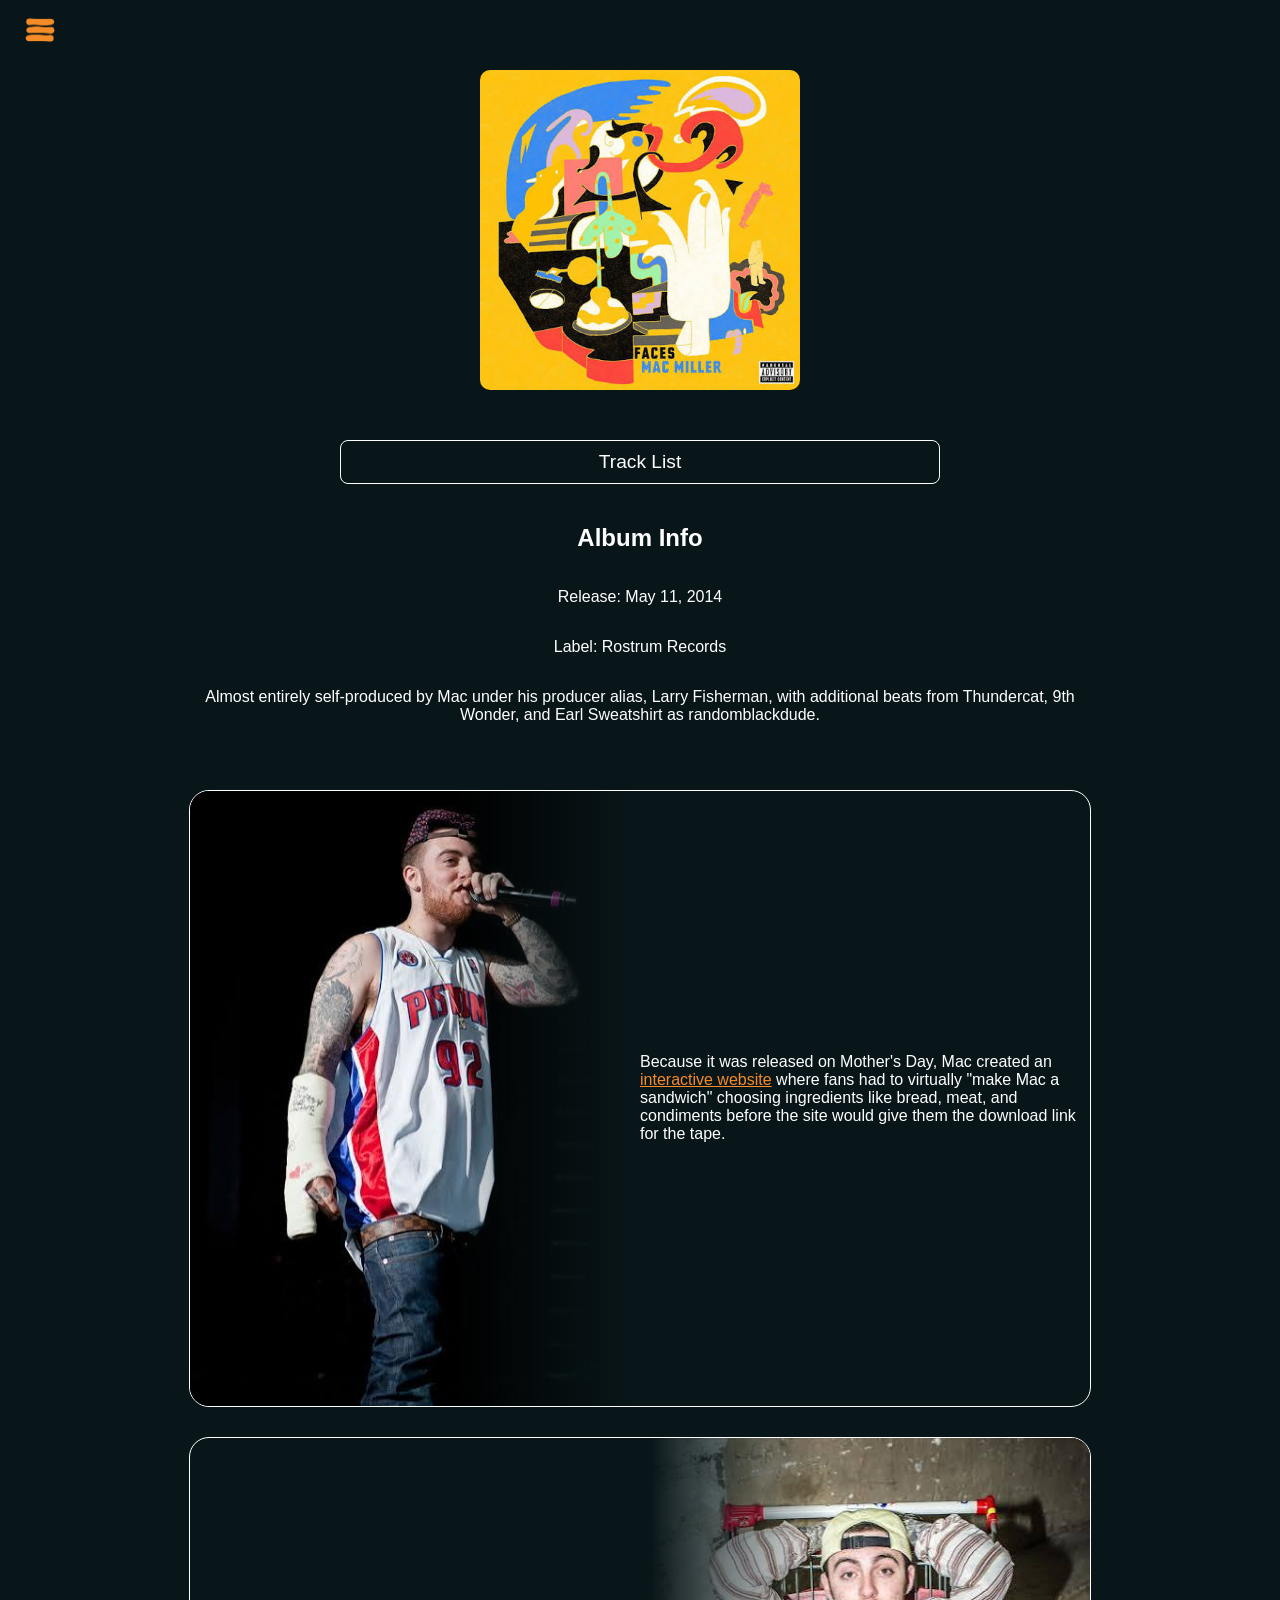
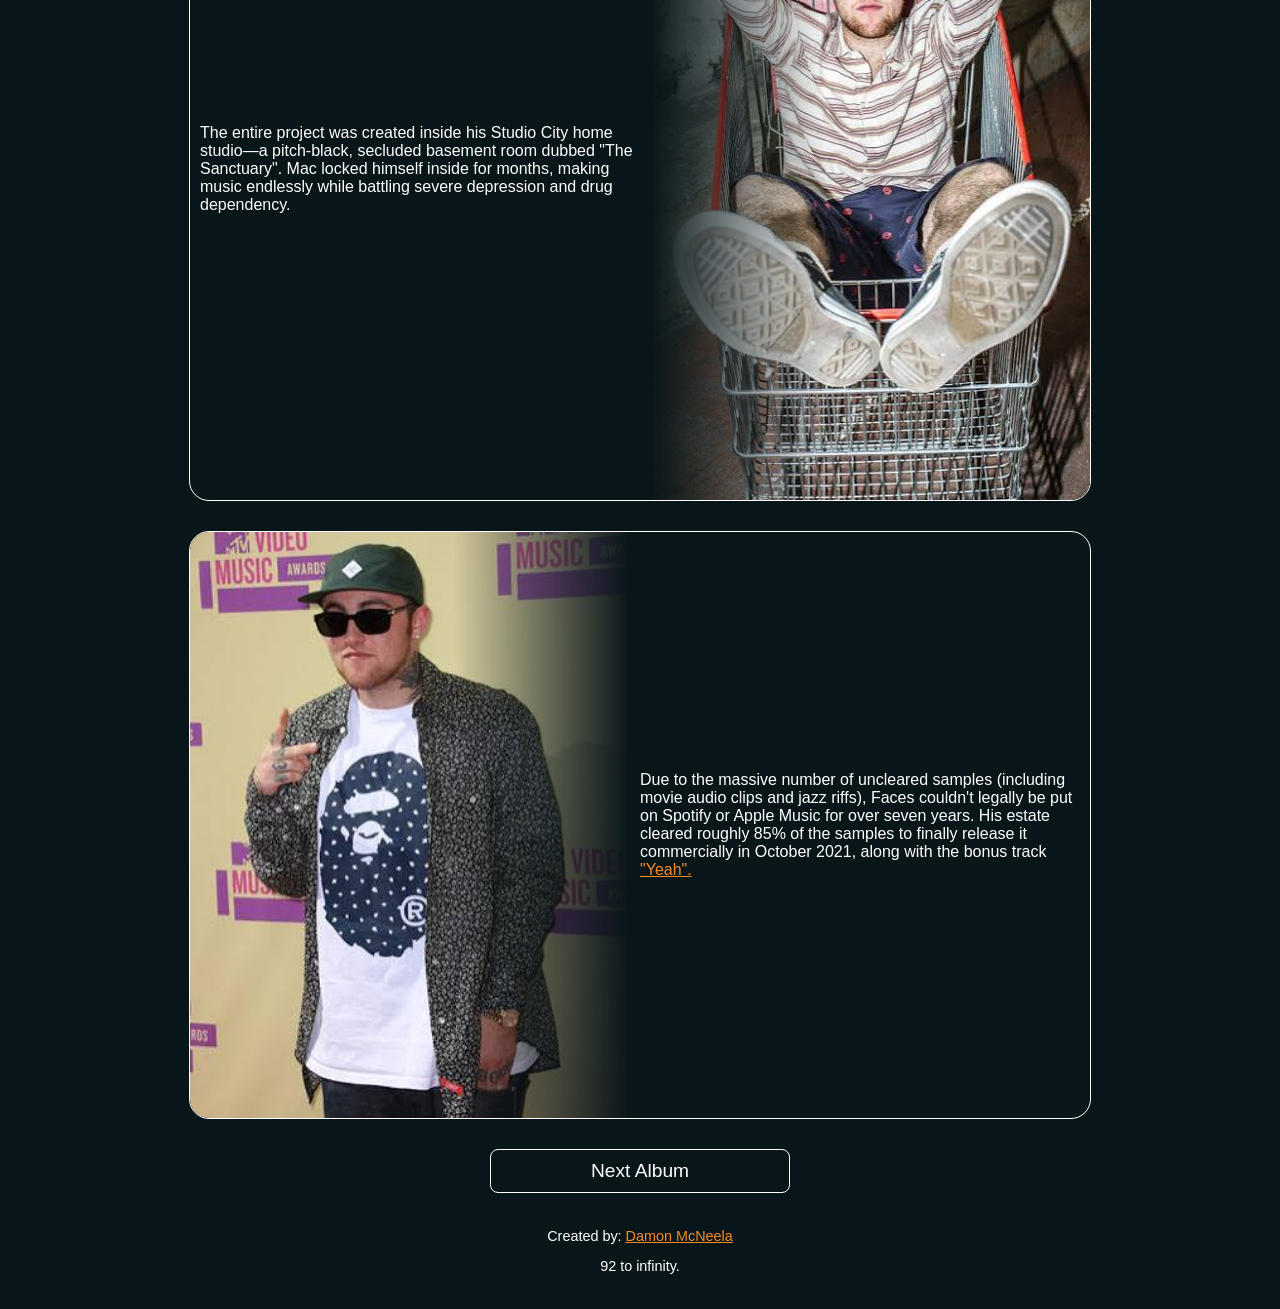
<file: Faces.html>
<!DOCTYPE html>
<html lang="en">
<head>
    <meta charset="UTF-8">
    <meta name="viewport" content="width=device-width, initial-scale=1.0">
    <link rel="stylesheet" href="cs/style.css">
    <title>MacSite</title>

        <!-- Google tag (gtag.js) -->
    <script async src="https://www.googletagmanager.com/gtag/js?id=G-6G8FPSQ9PF"></script>
    <script>
    window.dataLayer = window.dataLayer || [];
    function gtag(){dataLayer.push(arguments);}
    gtag('js', new Date());

    gtag('config', 'G-6G8FPSQ9PF');
    </script>

</head>
<body>
    <header>

        <div id="hamburgerBtn">
            <img src="img/HandburgerIcon.webp" alt="Menu">
        </div>

        <nav id="navMenu" class="nav-menu">
            <ul>
                <li><a href="index.html"><img src="img/Home_icon.png" alt="Home"></a></li>
                <li><a href="KIDS.html"><img src="img/coverArtKIDS.jpg" alt="KIDS Album Cover"></a></li>
                <li><a href="BestDayEver.html"><img src="img/coverArtBestDayEver.jpg" alt="Best Day Ever Album Cover"></a></li>
                <li><a href="BlueSlidePark.html"><img src="img/coverArtBSL.jpg" alt="Blue Slide Park Album Cover"></a></li>
                <li><a href="Macadelic.html"><img src="img/coverArtMacadelic.jpg" alt="Macadelic Album Cover"></a></li>
                <li><a href="You.html"><img src="img/coverArtYou.jpg" alt="You Album Cover"></a></li>
                <li><a href="WMWTSO.html"><img src="img/coverArtWMWTSO.webp" alt="WMWTSO Album Cover"></a></li>
                <li><a href="GOODAM.html"><img src="img/coverArtGoodAM.jpg" alt="Good AM Album Cover"></a></li>
                <li><a href="TheDevineFeminine.html"><img src="img/coverArtDivineFeminine.jpg" alt="The Divine Feminine Album Cover"></a></li>
                <li><a href="Swimming.html"><img src="img/coverArtSwimming.jpg" alt="Swimming Album Cover"></a></li>
                <li><a href="Circles.html"><img src="img/coverArtCircles.jpg" alt="Circles Album Cover"></a></li>
                <li><a href="Balloonerism.html"><img src="img/coverArtBalloonerism.jpg" alt="Balloonerism Album Cover"></a></li>
            </ul>
        </nav>

    </header>
    
    <div class="albumCover" id="KIDSCover">
        <img src="img/coverArtFaces.jpg" alt="Faces Album Cover">
    </div>

    <div>
        <button class="btn" id="tracklistBtn">Track List</button>
        
        <div class="tracklist" id="ShowTracklist">
            <ul>
                <li>1. Inside Outside</li>
                <li>2. Here We Go</li>
                <li>3. Friends (featuring ScHoolboy Q)</li>
                <li>4. Angel Dust</li>
                <li>5. Malibu</li>
                <li>6. What Do You Do (featuring Sir Michael Rocks)</li>
                <li>7. It Just Doesn't Matter</li>
                <li>8. Therapy</li>
                <li>9. Polo Jeans (featuring Earl Sweatshirt)</li>
                <li>10. Happy Birthday</li>
                <li>11. Wedding</li>
                <li>12. Funeral</li>
                <li>13. Diablo</li>
                <li>14. Ave Maria</li>
                <li>15. 55</li>
                <li>16. San Francisco</li>
                <li>17. Colors and Shapes</li>
                <li>18. Insomniak (featuring Rick Ross)</li>
                <li>19. Uber (featuring Mike Jones)</li>
                <li>20. Rain (featuring Vince Staples)</li>
                <li>21. Apparition</li>
                <li>22. Thumbalina</li>
                <li>23. New Faces v2 (featuring Earl Sweatshirt and Da$h)</li>
                <li>24. Grand Finale</li>
                <li>25. Yeah (Bonus Track)</li>
            </ul>
        </div>

    </div>

     <div class="InfoContainer" id="BasicInfo">
        <div class="row">
            <div class="col">
                <h2>Album Info</h2>
                <p>Release:  May 11, 2014</p>
                <p>Label: Rostrum Records</p>
                <p>Almost entirely self-produced by Mac under his producer alias, Larry Fisherman, with additional beats from Thundercat, 9th Wonder, and Earl Sweatshirt as randomblackdude.</p>
            </div>
        </div>
    </div>

    <div class="InfoContainer">
        <div class="row">
            <div class="col">
                <img src="img/GoodMorningImgs/GM9.jpg" id="left" alt="Image of Mac" style="object-position: 50% center;">
            </div>
            <div class="Txtcol">
                <p> Because it was released on Mother's Day, Mac created an <a href="https://www.reddit.com/r/MacMiller/comments/pp1f44/on_may_11_2014_oldjewishcom_was_launched_you/">interactive website</a> where fans had to virtually "make Mac a sandwich" choosing ingredients like bread, meat, and condiments before the site would give them the download link for the tape.</p>
            </div>
        </div>
    </div>

    <div class="InfoContainer">
        <div class="row">
            <div class="Txtcol">
                <p>The entire project was created inside his Studio City home studio—a pitch-black, secluded basement room dubbed "The Sanctuary". Mac locked himself inside for months, making music endlessly while battling severe depression and drug dependency.</p>
            </div>
            <div class="col">
                <img src="img/GoodMorningImgs/GM8.jpg" id="right" alt="Image of Mac" >
            </div>
        </div>
    </div>

    <div class="InfoContainer">
        <div class="row">
            <div class="col">
                <img src="img/GoodMorningImgs/GM7.jpg" id="left" alt="Image of Mac">
            </div>
            <div class="Txtcol">
                <p>Due to the massive number of uncleared samples (including movie audio clips and jazz riffs), Faces couldn't legally be put on Spotify or Apple Music for over seven years. His estate cleared roughly 85% of the samples to finally release it commercially in October 2021, along with the bonus track <a href="https://www.youtube.com/watch?v=qPRKc5BDe8A&list=RDqPRKc5BDe8A&start_radio=1">"Yeah".</a></p>
            </div>
        </div>
    </div>

    <a href="GOODAM.html"><button class="btn" id="NextBtn">Next Album</button></a>
    
    <footer>
        <p>Created by: <a href="https://github.com/DamoMcN">Damon McNeela</a></p>
        <p>92 to infinity.</p>
    </footer></footer>


    <script src="https://code.jquery.com/jquery-3.7.1.min.js"></script>
    <script src="js/script.js"></script>
</body>
</html>
</file>
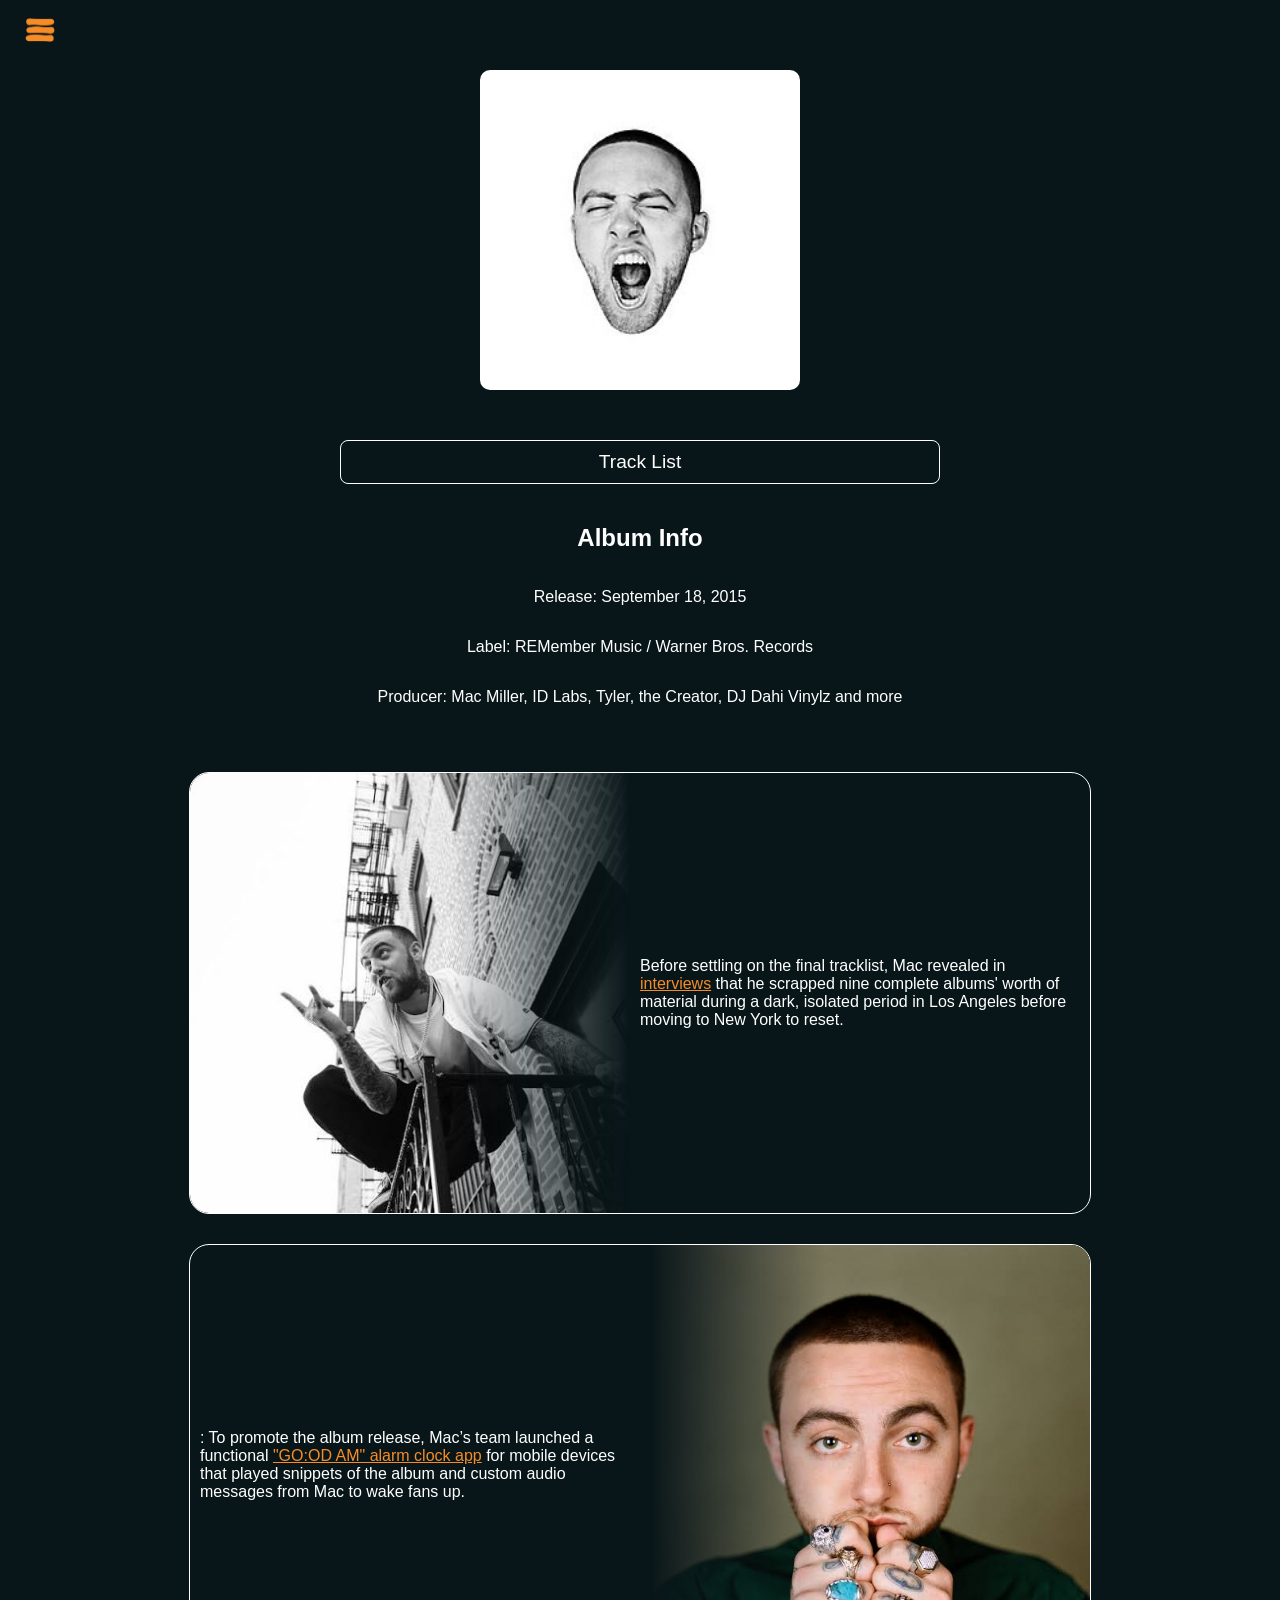
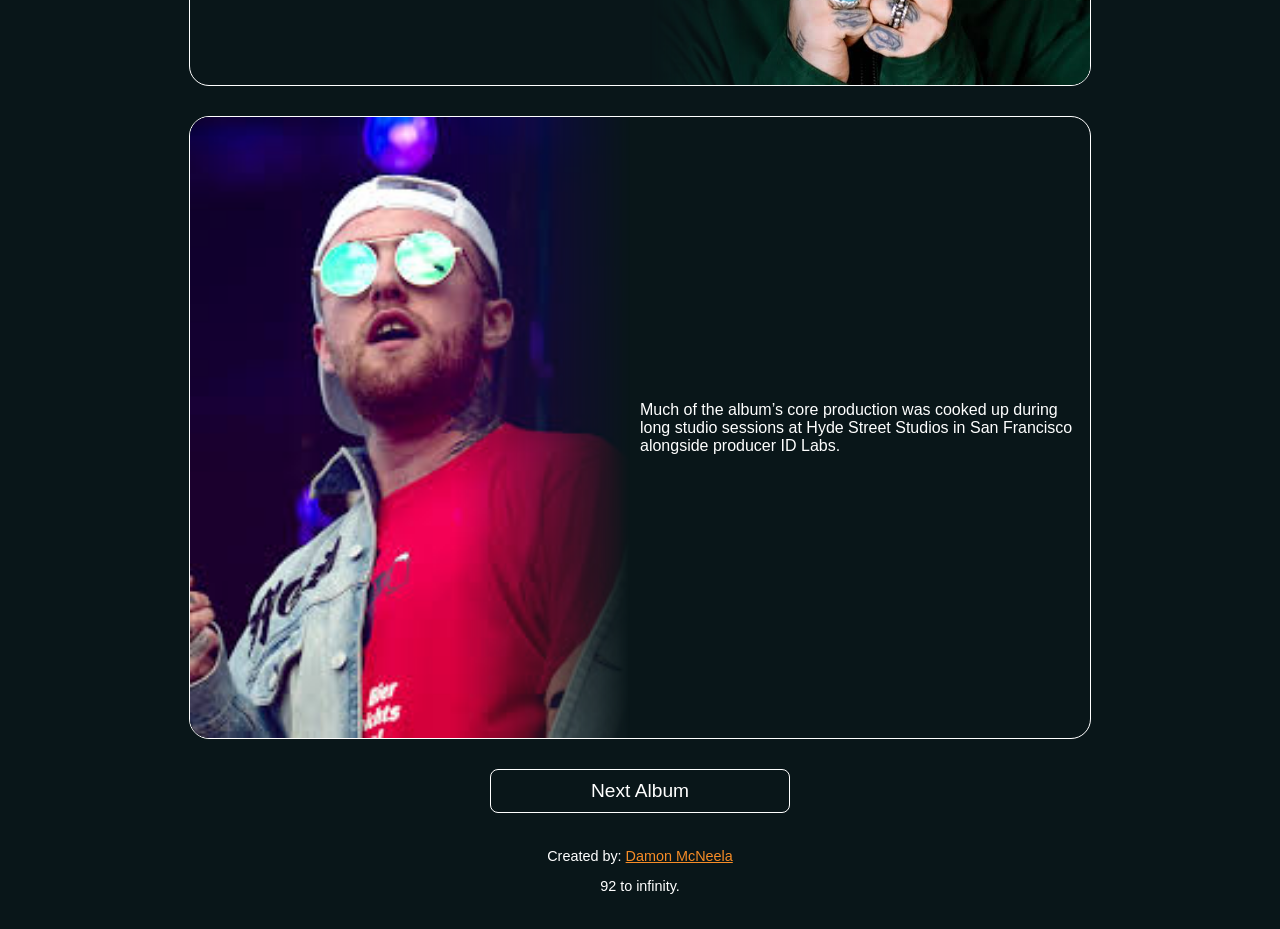
<file: GOODAM.html>
<!DOCTYPE html>
<html lang="en">
<head>
    <meta charset="UTF-8">
    <meta name="viewport" content="width=device-width, initial-scale=1.0">
    <link rel="stylesheet" href="cs/style.css">
    <title>MacSite</title>

        <!-- Google tag (gtag.js) -->
    <script async src="https://www.googletagmanager.com/gtag/js?id=G-6G8FPSQ9PF"></script>
    <script>
    window.dataLayer = window.dataLayer || [];
    function gtag(){dataLayer.push(arguments);}
    gtag('js', new Date());

    gtag('config', 'G-6G8FPSQ9PF');
    </script>

</head>
<body>
    <header>

        <div id="hamburgerBtn">
            <img src="img/HandburgerIcon.webp" alt="Menu">
        </div>

        <nav id="navMenu" class="nav-menu">
            <ul>
                <li><a href="index.html"><img src="img/Home_icon.png" alt="Home"></a></li>
                <li><a href="KIDS.html"><img src="img/coverArtKIDS.jpg" alt="KIDS Album Cover"></a></li>
                <li><a href="BestDayEver.html"><img src="img/coverArtBestDayEver.jpg" alt="Best Day Ever Album Cover"></a></li>
                <li><a href="BlueSlidePark.html"><img src="img/coverArtBSL.jpg" alt="Blue Slide Park Album Cover"></a></li>
                <li><a href="Macadelic.html"><img src="img/coverArtMacadelic.jpg" alt="Macadelic Album Cover"></a></li>
                <li><a href="You.html"><img src="img/coverArtYou.jpg" alt="You Album Cover"></a></li>
                <li><a href="WMWTSO.html"><img src="img/coverArtWMWTSO.webp" alt="WMWTSO Album Cover"></a></li>
                <li><a href="Faces.html"><img src="img/coverArtFaces.jpg" alt="Faces Album Cover"></a></li>
                <li><a href="TheDevineFeminine.html"><img src="img/coverArtDivineFeminine.jpg" alt="The Divine Feminine Album Cover"></a></li>
                <li><a href="Swimming.html"><img src="img/coverArtSwimming.jpg" alt="Swimming Album Cover"></a></li>
                <li><a href="Circles.html"><img src="img/coverArtCircles.jpg" alt="Circles Album Cover"></a></li>
                <li><a href="Balloonerism.html"><img src="img/coverArtBalloonerism.jpg" alt="Balloonerism Album Cover"></a></li>
            </ul>
        </nav>

    </header>
    
    <div class="albumCover" id="GOODAMCover">
        <img src="img/coverArtGoodAM.jpg" alt="Good AM Album Cover">
    </div>

    <div>
        <button class="btn" id="tracklistBtn">Track List</button>
        
        <div class="tracklist" id="ShowTracklist">
            <ul>
                <li>1. Doors</li>
                <li>2. Brand Name</li>
                <li>3. Rush Hour</li>
                <li>4. Two Matches (featuring Ab-Soul)</li>
                <li>5. 100 Grandkids</li>
                <li>6. Time Flies (featuring Lil B)</li>
                <li>7. Weekend (featuring Miguel)</li>
                <li>8. Clubhouse</li>
                <li>9. In the Bag</li>
                <li>10. Break the Law</li>
                <li>11. Perfect Circle / God Speed</li>
                <li>12. When in Rome</li>
                <li>13. ROS</li>
                <li>14. Cut the Check (featuring Chief Keef)</li>
                <li>15. Ascension</li>
                <li>16. Jump</li>
                <li>17. The Festival (featuring Little Dragon)</li>
            </ul>
        </div>

    </div>

     <div class="InfoContainer" id="BasicInfo">
        <div class="row">
            <div class="col">
                <h2>Album Info</h2>
                <p>Release:  September 18, 2015</p>
                <p>Label:  REMember Music / Warner Bros. Records</p>
                <p>Producer: Mac Miller, ID Labs, Tyler, the Creator, DJ Dahi Vinylz and more</p>
            </div>
        </div>
    </div>

    <div class="InfoContainer">
        <div class="row">
            <div class="col">
                <img src="img/GoodMorningImgs/GM10.jpg" id="left" alt="Image of Mac" style="object-position: 50% center;">
            </div>
            <div class="Txtcol">
                <p>  Before settling on the final tracklist, Mac revealed in <a href="https://www.youtube.com/watch?v=fxNvmVDiwD8&t=751s">interviews</a> that he scrapped nine complete albums' worth of material during a dark, isolated period in Los Angeles before moving to New York to reset.</p>
            </div>
        </div>
    </div>

    <div class="InfoContainer">
        <div class="row">
            <div class="Txtcol">
                <p>: To promote the album release, Mac’s team launched a functional <a href="https://www.reddit.com/r/MacMiller/comments/1en5byn/good_am_app/">"GO:OD AM" alarm clock app</a> for mobile devices that played snippets of the album and custom audio messages from Mac to wake fans up.</p>
            </div>
            <div class="col">
                <img src="img/GoodMorningImgs/GM11.jpg" id="right" alt="Image of Mac" >
            </div>
        </div>
    </div>

    <div class="InfoContainer">
        <div class="row">
            <div class="col">
                <img src="img/GoodMorningImgs/GM12.jpg" id="left" alt="Image of Mac">
            </div>
            <div class="Txtcol">
                <p>Much of the album’s core production was cooked up during long studio sessions at Hyde Street Studios in San Francisco alongside producer ID Labs.</p>
            </div>
        </div>
    </div>

    <a href="TheDevineFeminine.html"><button class="btn" id="NextBtn">Next Album</button></a>
    
    <footer>
        <p>Created by: <a href="https://github.com/DamoMcN">Damon McNeela</a></p>
        <p>92 to infinity.</p>
    </footer></footer>


    <script src="https://code.jquery.com/jquery-3.7.1.min.js"></script>
    <script src="js/script.js"></script>
</body>
</html>
</file>
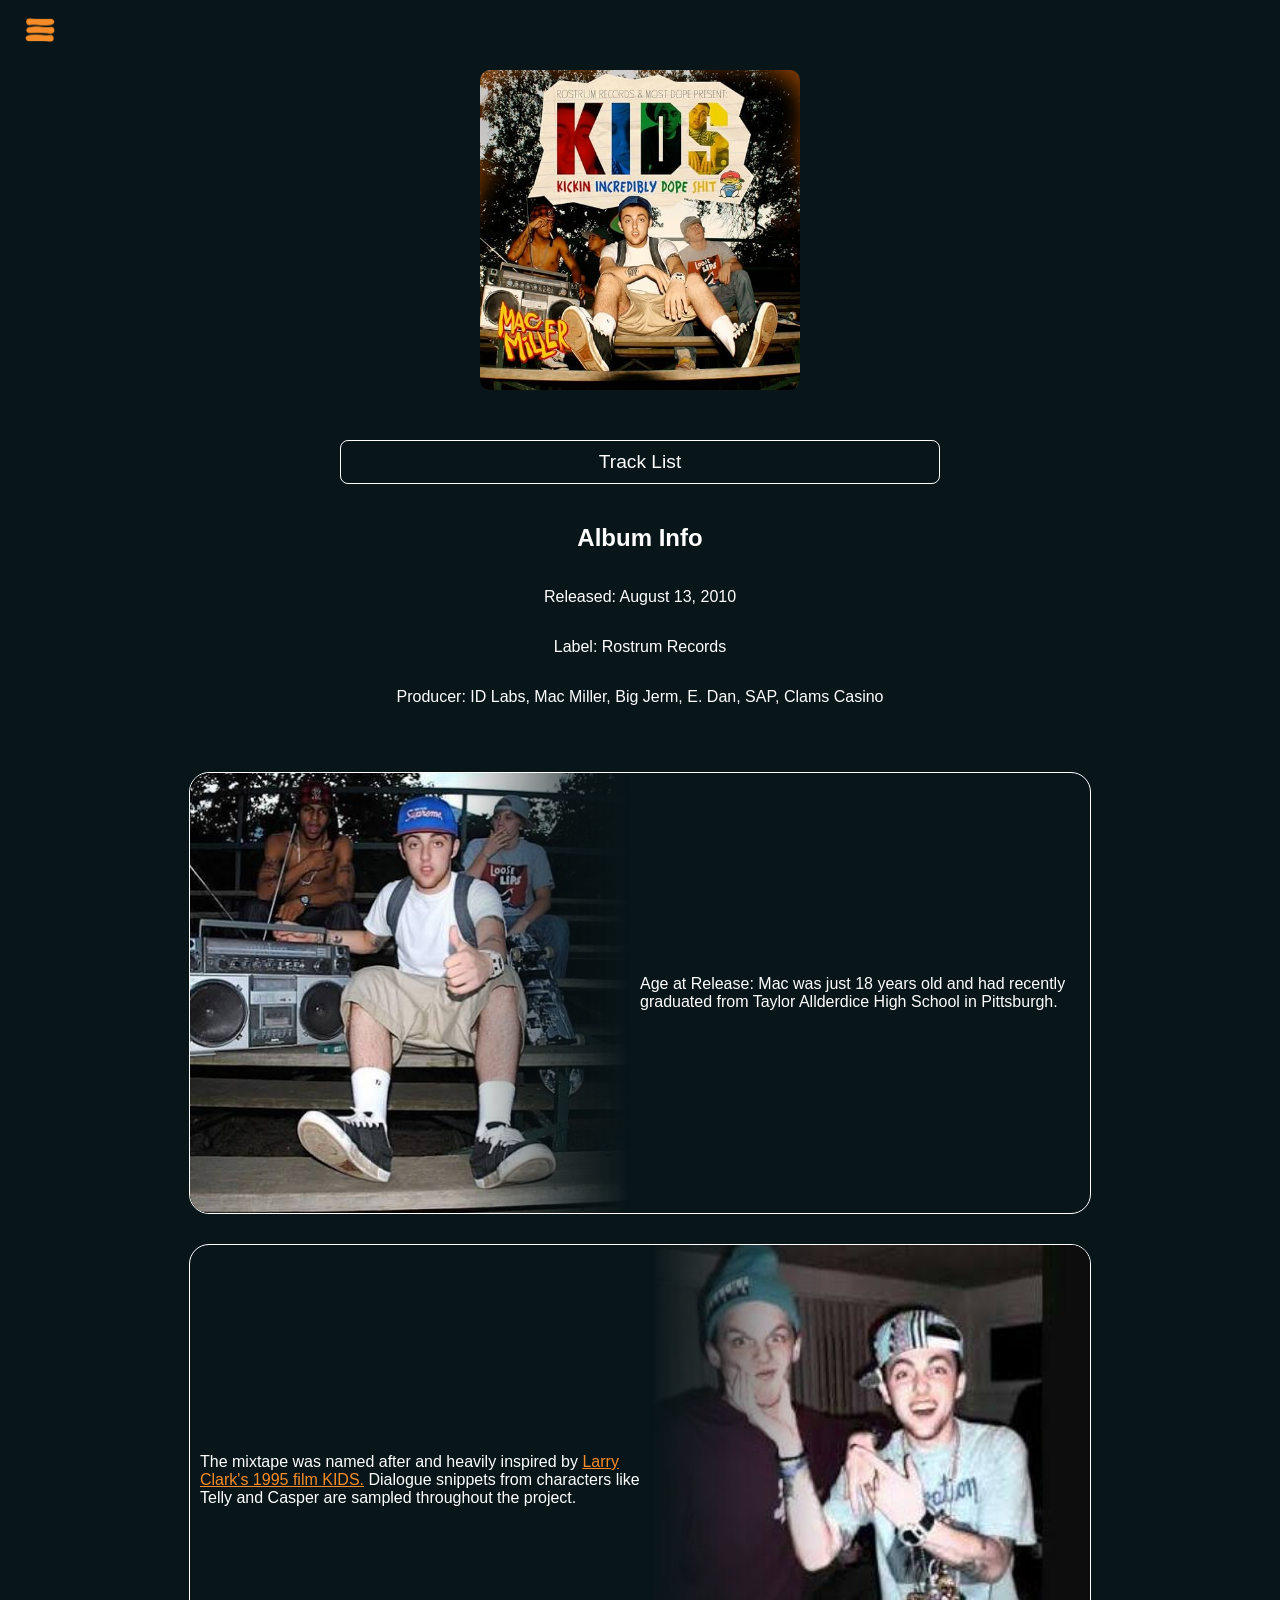
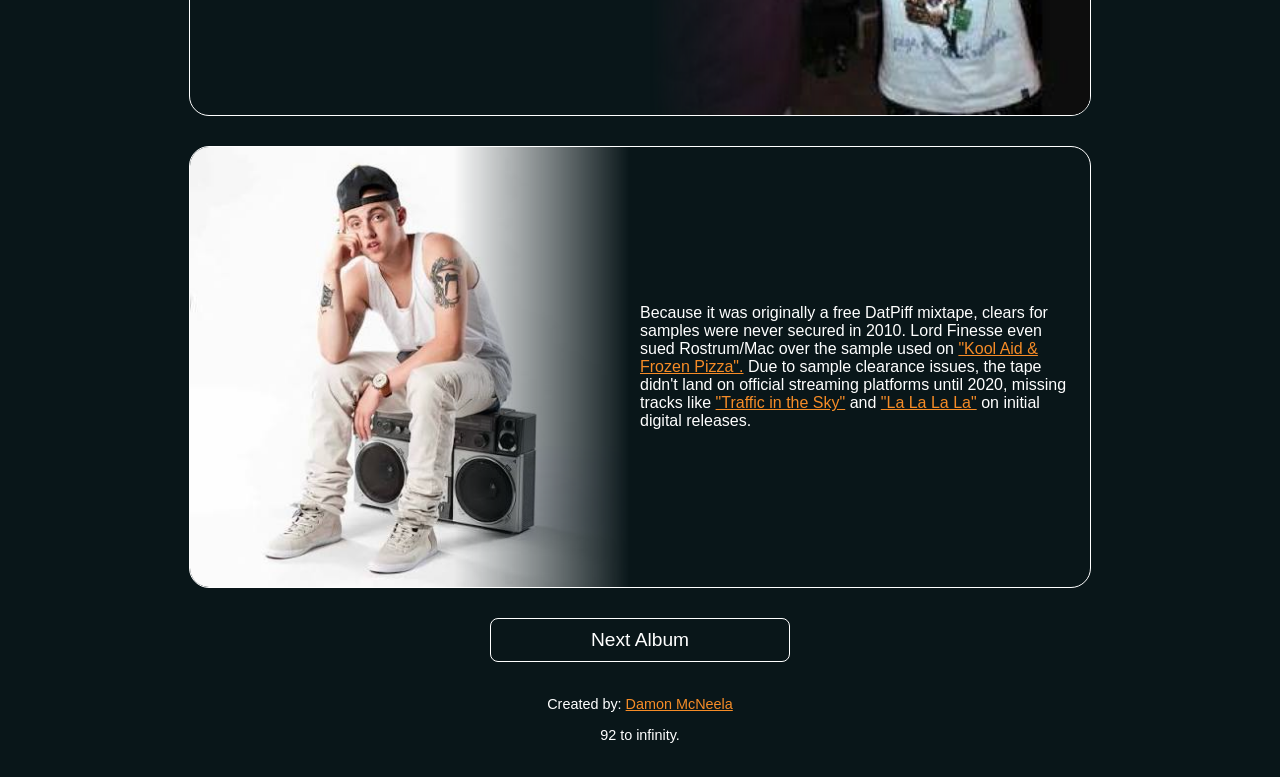
<file: KIDS.html>
<!DOCTYPE html>
<html lang="en">

<head>
    <meta charset="UTF-8">
    <meta name="viewport" content="width=device-width, initial-scale=1.0">
    <link rel="stylesheet" href="cs/style.css">
    <title>MacSite</title>

        <!-- Google tag (gtag.js) -->
    <script async src="https://www.googletagmanager.com/gtag/js?id=G-6G8FPSQ9PF"></script>
    <script>
    window.dataLayer = window.dataLayer || [];
    function gtag(){dataLayer.push(arguments);}
    gtag('js', new Date());

    gtag('config', 'G-6G8FPSQ9PF');
    </script>

</head>

<body>
    <header>

        <div id="hamburgerBtn">
            <img src="img/HandburgerIcon.webp" alt="Menu">
        </div>

        <nav id="navMenu" class="nav-menu">
            <ul>
                <li><a href="index.html"><img src="img/Home_icon.png" alt="Home"></a></li>
                <li><a href="BestDayEver.html"><img src="img/coverArtBestDayEver.jpg" alt="Best Day Ever Album Cover"></a></li>
                <li><a href="BlueSlidePark.html"><img src="img/coverArtBSL.jpg" alt="Blue Slide Park Album Cover"></a></li>
                <li><a href="Macadelic.html"><img src="img/coverArtMacadelic.jpg" alt="Macadelic Album Cover"></a></li>
                <li><a href="You.html"><img src="img/coverArtYou.jpg" alt="You Album Cover"></a></li>
                <li><a href="WMWTSO.html"><img src="img/coverArtWMWTSO.webp" alt="WMWTSO Album Cover"></a></li>
                <li><a href="Faces.html"><img src="img/coverArtFaces.jpg" alt="Faces Album Cover"></a></li>
                <li><a href="GOODAM.html"><img src="img/coverArtGoodAM.jpg" alt="Good AM Album Cover"></a></li>
                <li><a href="TheDevineFeminine.html"><img src="img/coverArtDivineFeminine.jpg" alt="The Divine Feminine Album Cover"></a></li>
                <li><a href="Swimming.html"><img src="img/coverArtSwimming.jpg" alt="Swimming Album Cover"></a></li>
                <li><a href="Circles.html"><img src="img/coverArtCircles.jpg" alt="Circles Album Cover"></a></li>
                <li><a href="Balloonerism.html"><img src="img/coverArtBalloonerism.jpg" alt="Balloonerism Album Cover"></a></li>
            </ul>
        </nav>

    </header>

    <div class="albumCover" id="KIDSCover">
        <img src="img/coverArtKIDS.jpg" alt="KIDS Album Cover">
    </div>

    <div>
        <button class="btn" id="tracklistBtn">Track List</button>

        <div class="tracklist" id="ShowTracklist">
            <ul>
                <li>1. Kickin' Incredibly Dope Shit (Intro)</li>
                <li>2. Outside</li>
                <li>3. Get Em Up</li>
                <li>4. Nikes on My Feet</li>
                <li>5. Senior Skip Day</li>
                <li>6. The Spins</li>
                <li>7. Don't Mind If I Do</li>
                <li>8. Paper Route (feat. Chevy Woods)</li>
                <li>9. Good Evening</li>
                <li>10. Ride Around</li>
                <li>11. Knock Knock</li>
                <li>12. Mad Flava, Heavy Flow (Interlude) (feat. DJ Bonics)</li>
                <li>13. Kool Aid & Frozen Pizza</li>
                <li>14. All I Want Is You</li>
                <li>15. Poppy</li>
                <li>16. Face in the Crowd</li>
                <li>17. Ayye (Bonus Track)</li>
                <li>18. Back in the Day (Bonus Track)</li>
            </ul>
        </div>

    </div>

    <div class="InfoContainer" id="BasicInfo">
        <div class="row">
            <div class="col">
                <h2>Album Info</h2>
                <p>Released: August 13, 2010</p>
                <p>Label: Rostrum Records</p>
                <p>Producer: ID Labs, Mac Miller, Big Jerm, E. Dan, SAP, Clams Casino</p>
            </div>
        </div>
    </div>

    <div class="InfoContainer">
        <div class="row">
            <div class="col">
                <img src="img/FratImgs/Frat1.jpg" id="left" alt="Image of Mac">
            </div>
            <div class="Txtcol">
                <p>Age at Release: Mac was just 18 years old and had recently graduated from Taylor Allderdice High
                    School in Pittsburgh.</p>
            </div>
        </div>
    </div>

    <div class="InfoContainer">
        <div class="row">
            <div class="Txtcol">
                <p>The mixtape was named after and heavily inspired by <a href="https://en.wikipedia.org/wiki/Kids_(film)">Larry Clark's 1995 film KIDS.</a> Dialogue snippets
                    from characters like Telly and Casper are sampled throughout the project.</p>
            </div>
            <div class="col">
                <img src="img/FratImgs/Frat2.jpg" id="right" alt="Image of Mac">
            </div>
        </div>
    </div>

    <div class="InfoContainer">
        <div class="row">
            <div class="col">
                <img src="img/FratImgs/Frat3.jpg" id="left" alt="Image of Mac">
            </div>
            <div class="Txtcol">
                <p>Because it was originally a free DatPiff mixtape, clears for samples were never secured in 2010. Lord
                    Finesse even sued Rostrum/Mac over the sample used on <a href="https://www.youtube.com/watch?v=UnAbszcy3bs&list=RDUnAbszcy3bs&start_radio=1">"Kool Aid & Frozen Pizza".</a> Due to sample
                    clearance issues, the tape didn't land on official streaming platforms until 2020, missing tracks
                    like <a href="https://www.youtube.com/watch?v=dfQx2b4yda8&list=RDdfQx2b4yda8&start_radio=1">"Traffic in the Sky"</a> and <a href="https://www.youtube.com/watch?v=_MMI1hEScO8&list=RD_MMI1hEScO8&start_radio=1">"La La La La"</a> on initial digital releases.</p>
            </div>
        </div>
    </div>

    <a href="BestDayEver.html"><button class="btn" id="NextBtn">Next Album</button></a>

    <footer>
        <p>Created by: <a href="https://github.com/DamoMcN">Damon McNeela</a></p>
        <p>92 to infinity.</p>
    </footer></footer>


    <script src="https://code.jquery.com/jquery-3.7.1.min.js"></script>
    <script src="js/script.js"></script>
</body>

</html>
</file>
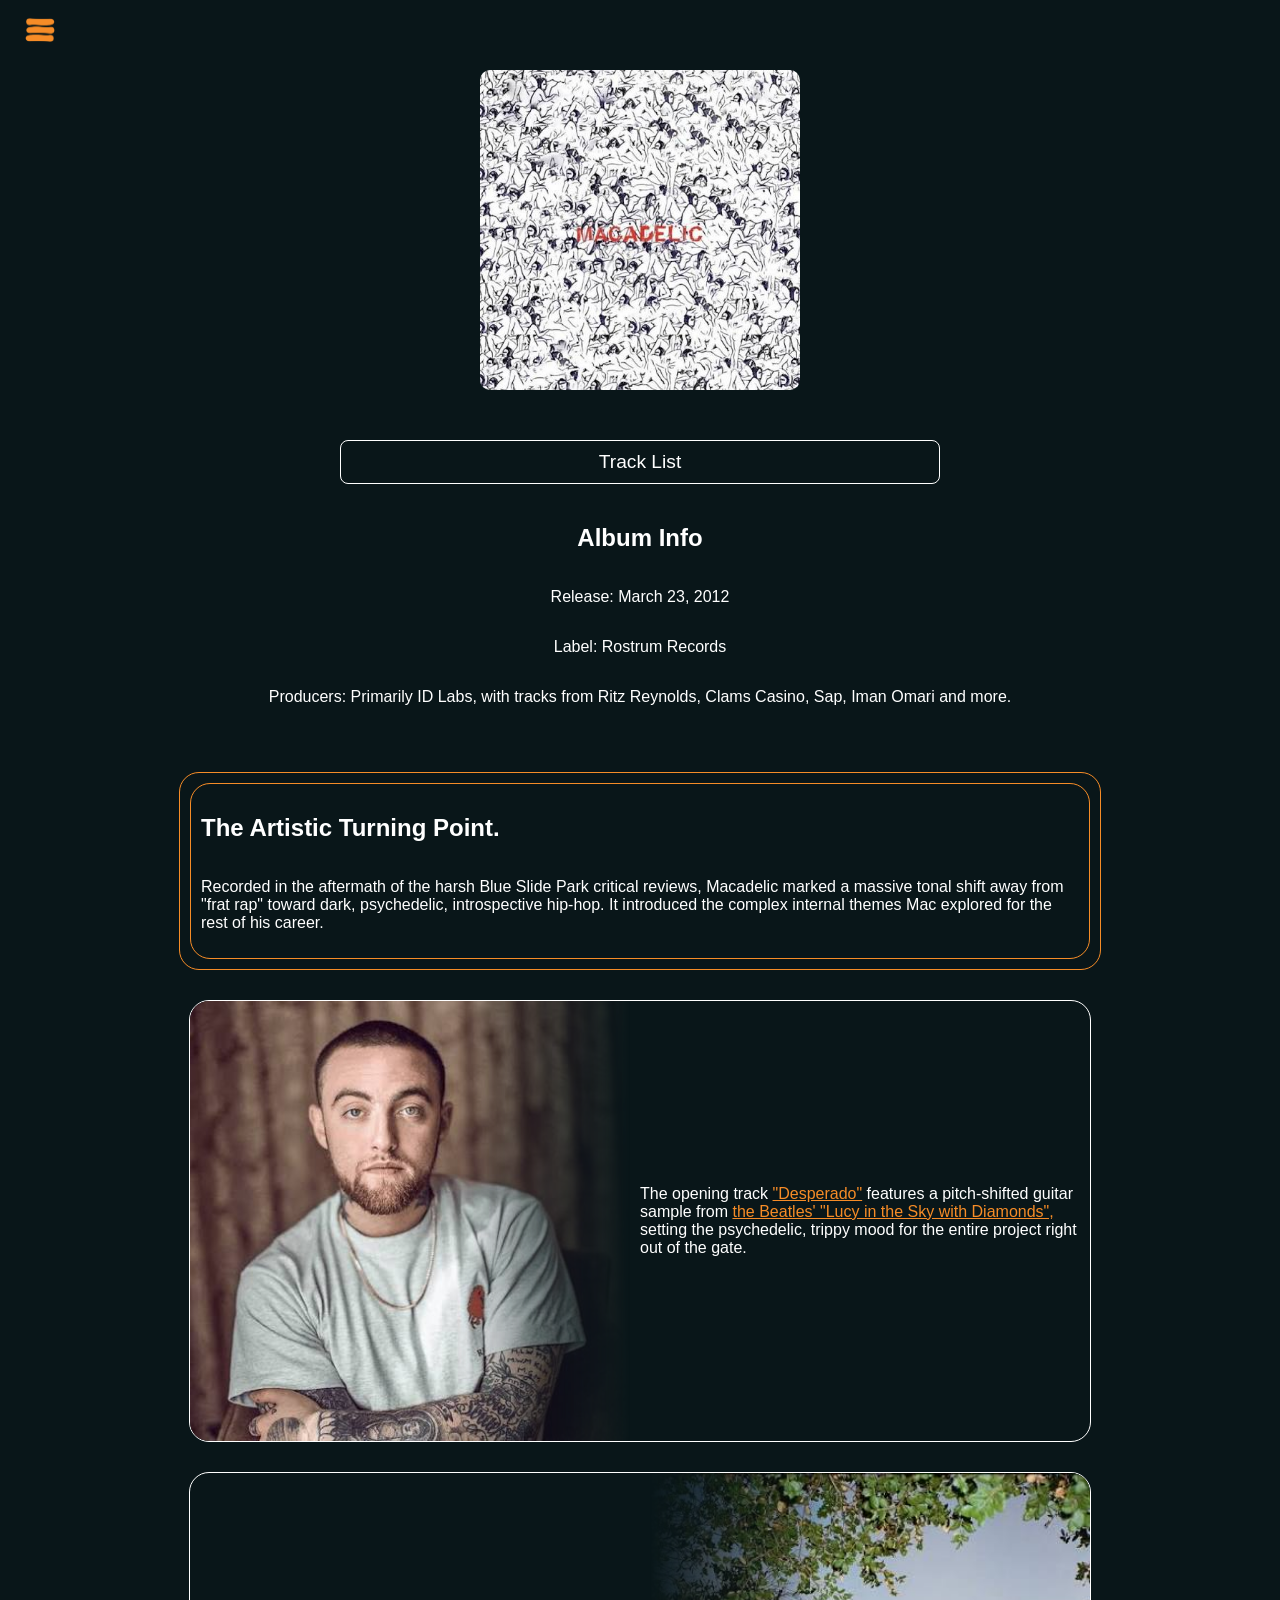
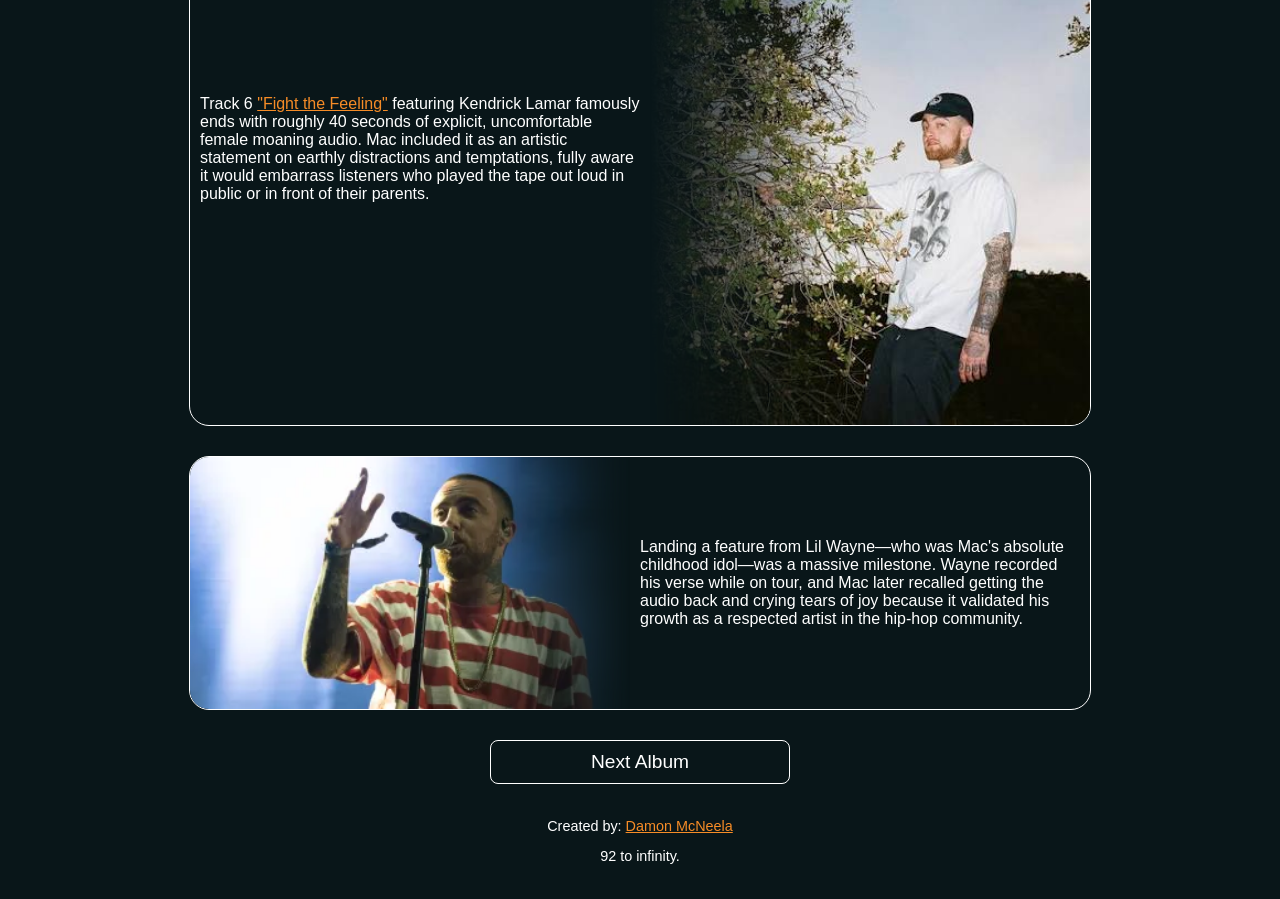
<file: Macadelic.html>
<!DOCTYPE html>
<html lang="en">
<head>
    <meta charset="UTF-8">
    <meta name="viewport" content="width=device-width, initial-scale=1.0">
    <link rel="stylesheet" href="cs/style.css">
    <title>MacSite</title>

        <!-- Google tag (gtag.js) -->
    <script async src="https://www.googletagmanager.com/gtag/js?id=G-6G8FPSQ9PF"></script>
    <script>
    window.dataLayer = window.dataLayer || [];
    function gtag(){dataLayer.push(arguments);}
    gtag('js', new Date());

    gtag('config', 'G-6G8FPSQ9PF');
    </script>

</head>
<body>
    <header>

        <div id="hamburgerBtn">
            <img src="img/HandburgerIcon.webp" alt="Menu">
        </div>

        <nav id="navMenu" class="nav-menu">
            <ul>
                <li><a href="index.html"><img src="img/Home_icon.png" alt="Home"></a></li>
                <li><a href="KIDS.html"><img src="img/coverArtKIDS.jpg" alt="KIDS Album Cover"></a></li>
                <li><a href="BestDayEver.html"><img src="img/coverArtBestDayEver.jpg" alt="Best Day Ever Album Cover"></a></li>
                <li><a href="BlueSlidePark.html"><img src="img/coverArtBSL.jpg" alt="Blue Slide Park Album Cover"></a></li>
                <li><a href="You.html"><img src="img/coverArtYou.jpg" alt="You Album Cover"></a></li>
                <li><a href="WMWTSO.html"><img src="img/coverArtWMWTSO.webp" alt="WMWTSO Album Cover"></a></li>
                <li><a href="Faces.html"><img src="img/coverArtFaces.jpg" alt="Faces Album Cover"></a></li>
                <li><a href="GOODAM.html"><img src="img/coverArtGoodAM.jpg" alt="Good AM Album Cover"></a></li>
                <li><a href="TheDevineFeminine.html"><img src="img/coverArtDivineFeminine.jpg" alt="The Divine Feminine Album Cover"></a></li>
                <li><a href="Swimming.html"><img src="img/coverArtSwimming.jpg" alt="Swimming Album Cover"></a></li>
                <li><a href="Circles.html"><img src="img/coverArtCircles.jpg" alt="Circles Album Cover"></a></li>
                <li><a href="Balloonerism.html"><img src="img/coverArtBalloonerism.jpg" alt="Balloonerism Album Cover"></a></li>
            </ul>
        </nav>

    </header>
    
    <div class="albumCover" id="KIDSCover">
        <img src="img/coverArtMacadelic.jpg" alt="KIDS Album Cover">
    </div>

    <div>
        <button class="btn" id="tracklistBtn">Track List</button>
        
        <div class="tracklist" id="ShowTracklist">
            <ul>
                <li>1. Love Me as I Have Loved You</li>
                <li>2. Desperado</li>
                <li>3. Loud</li>
                <li>4. Thoughts from a Balcony</li>
                <li>5. Aliens Fighting Robots (featuring Sir Michael Rocks)</li>
                <li>6. Vitamins</li>
                <li>7. Fight the Feeling (featuring Kendrick Lamar and Iman Omari)</li>
                <li>8. Lucky Ass Bitch (featuring Juicy J)</li>
                <li>9. The Mourning After</li>
                <li>10. 1 Threw 8</li>
                <li>11. Ignorant (featuring Cam'ron)</li>
                <li>12. The Question (featuring Lil Wayne)</li>
                <li>13. Angels (When She Shuts Her Eyes)</li>
                <li>14. Sunlight (featuring Iman Omari)</li>
                <li>15. Clarity</li>
                <li>16. America (featuring Casey Veggies and Joey Bada$$)</li>
                <li>17. F**k 'Em All</li>
            </ul>
        </div>

    </div>

     <div class="InfoContainer" id="BasicInfo" id="MacadelicExtraInfo">
        <div class="row">
            <div class="col">
                <h2>Album Info</h2>
                <p>Release: March 23, 2012</p>
                <p>Label: Rostrum Records</p>
                <p>Producers: Primarily ID Labs, with tracks from Ritz Reynolds, Clams Casino, Sap, Iman Omari and more.</p>
            </div>
        </div>
    </div>
    <div class="InfoContainer" id="ExtraInfo">
        <div class="row">
            <div class="col" id="ExtraInfo">
                <h2 style="padding: 0;">The Artistic Turning Point.</h2>

                <p> Recorded in the aftermath of the harsh Blue Slide Park critical reviews, Macadelic marked a massive tonal shift away from "frat rap" toward dark, psychedelic, introspective hip-hop. It introduced the complex internal themes Mac explored for the rest of his career.</p>

            </div>
        </div>
    </div>

    <div class="InfoContainer">
        <div class="row">
            <div class="col">
                <img src="img/GoodMorningImgs/GM2.jpg" id="left" alt="Image of Mac" >
            </div>
            <div class="Txtcol">
                <p> The opening track <a href="https://www.youtube.com/watch?v=-leEwgiNUoY&list=RD-leEwgiNUoY&start_radio=1">"Desperado"</a> features a pitch-shifted guitar sample from <a href="https://en.wikipedia.org/wiki/Lucy_in_the_Sky_with_Diamonds">the Beatles' "Lucy in the Sky with Diamonds",</a> setting the psychedelic, trippy mood for the entire project right out of the gate.</p>
            </div>
        </div>
    </div>

    <div class="InfoContainer">
        <div class="row">
            <div class="Txtcol">
                <p>Track 6 <a href="https://www.youtube.com/watch?v=As_cvwAMYi4&list=RDAs_cvwAMYi4&start_radio=1">"Fight the Feeling"</a> featuring Kendrick Lamar famously ends with roughly 40 seconds of explicit, uncomfortable female moaning audio. Mac included it as an artistic statement on earthly distractions and temptations, fully aware it would embarrass listeners who played the tape out loud in public or in front of their parents.</p>
            </div>
            <div class="col">
                <img src="img/GoodMorningImgs/GM1.jpg" id="right" alt="Image of Mac" style="object-position: 90% center;">
            </div>
        </div>
    </div>

    <div class="InfoContainer">
        <div class="row">
            <div class="col">
                <img src="img/GoodMorningImgs/GM3.webp" id="left" alt="Image of Mac" style="object-position: 80% center;">
            </div>
            <div class="Txtcol">
                <p>Landing a feature from Lil Wayne—who was Mac's absolute childhood idol—was a massive milestone. Wayne recorded his verse while on tour, and Mac later recalled getting the audio back and crying tears of joy because it validated his growth as a respected artist in the hip-hop community.</p>
            </div>
        </div>
    </div>

    <a href="You.html"><button class="btn" id="NextBtn">Next Album</button></a>
    
    <footer>
        <p>Created by: <a href="https://github.com/DamoMcN">Damon McNeela</a></p>
        <p>92 to infinity.</p>
    </footer></footer>


    <script src="https://code.jquery.com/jquery-3.7.1.min.js"></script>
    <script src="js/script.js"></script>
</body>
</html>
</file>
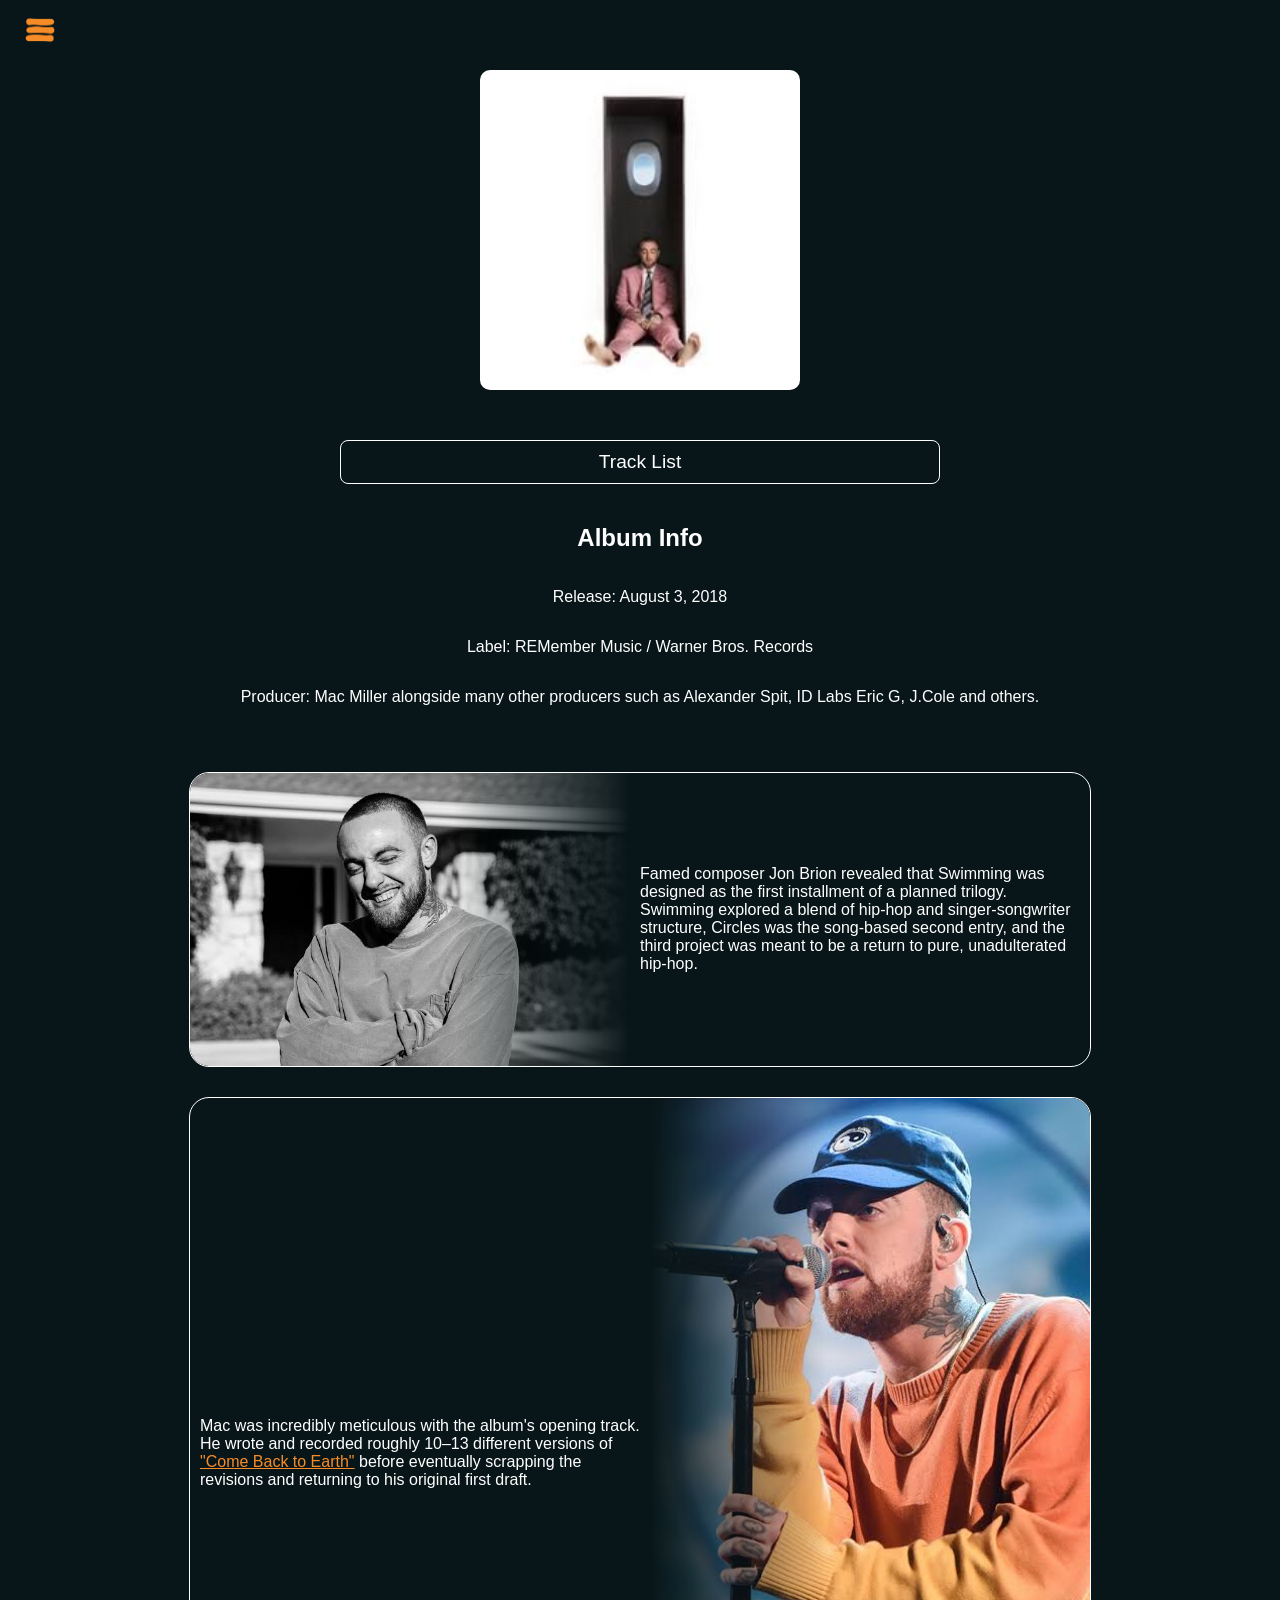
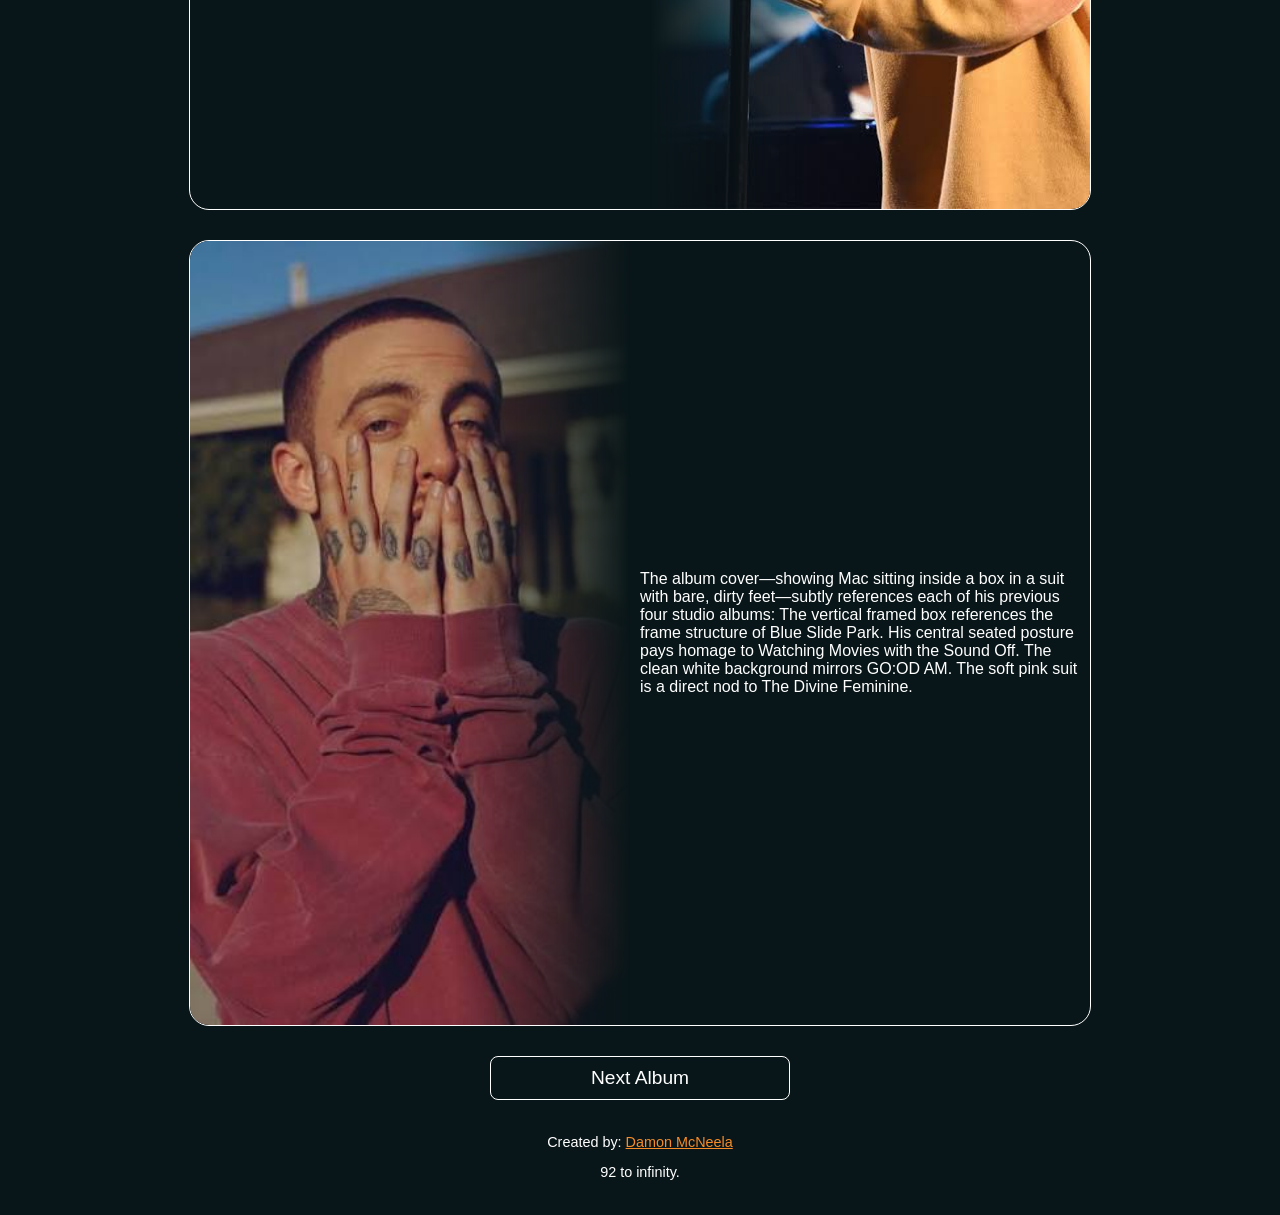
<file: Swimming.html>
<!DOCTYPE html>
<html lang="en">
<head>
    <meta charset="UTF-8">
    <meta name="viewport" content="width=device-width, initial-scale=1.0">
    <link rel="stylesheet" href="cs/style.css">
    <title>MacSite</title>

        <!-- Google tag (gtag.js) -->
    <script async src="https://www.googletagmanager.com/gtag/js?id=G-6G8FPSQ9PF"></script>
    <script>
    window.dataLayer = window.dataLayer || [];
    function gtag(){dataLayer.push(arguments);}
    gtag('js', new Date());

    gtag('config', 'G-6G8FPSQ9PF');
    </script>

</head>
<body>
    <header>

        <div id="hamburgerBtn">
            <img src="img/HandburgerIcon.webp" alt="Menu">
        </div>

        <nav id="navMenu" class="nav-menu">
            <ul>
                <li><a href="index.html"><img src="img/Home_icon.png" alt="Home"></a></li>
                <li><a href="KIDS.html"><img src="img/coverArtKIDS.jpg" alt="KIDS Album Cover"></a></li>
                <li><a href="BestDayEver.html"><img src="img/coverArtBestDayEver.jpg" alt="Best Day Ever Album Cover"></a></li>
                <li><a href="BlueSlidePark.html"><img src="img/coverArtBSL.jpg" alt="Blue Slide Park Album Cover"></a></li>
                <li><a href="Macadelic.html"><img src="img/coverArtMacadelic.jpg" alt="Macadelic Album Cover"></a></li>
                <li><a href="You.html"><img src="img/coverArtYou.jpg" alt="You Album Cover"></a></li>
                <li><a href="WMWTSO.html"><img src="img/coverArtWMWTSO.webp" alt="WMWTSO Album Cover"></a></li>
                <li><a href="Faces.html"><img src="img/coverArtFaces.jpg" alt="Faces Album Cover"></a></li>
                <li><a href="GOODAM.html"><img src="img/coverArtGoodAM.jpg" alt="Good AM Album Cover"></a></li>
                <li><a href="TheDevineFeminine.html"><img src="img/coverArtDivineFeminine.jpg" alt="The Divine Feminine Album Cover"></a></li>
                <li><a href="Circles.html"><img src="img/coverArtCircles.jpg" alt="Circles Album Cover"></a></li>
                <li><a href="Balloonerism.html"><img src="img/coverArtBalloonerism.jpg" alt="Balloonerism Album Cover"></a></li>
            </ul>
        </nav>

    </header>
    
    <div class="albumCover" id="TheDivineFeminineCover">
        <img src="img/coverArtSwimming.jpg" alt="The Divine Feminine Album Cover">
    </div>

    <div>
        <button class="btn" id="tracklistBtn">Track List</button>
        
        <div class="tracklist" id="ShowTracklist">
            <ul>
                <li>1. Come Back to Earth</li>
                <li>2. Hurt Feelings</li>
                <li>3. What's the Use?</li>
                <li>4. Perfecto</li>
                <li>5. Self Care</li>
                <li>6. Wings</li>
                <li>7. Ladders</li>
                <li>8. Small Worlds</li>
                <li>9. Conversation Pt. 1</li>
                <li>10. Dunno</li>
                <li>11. Jet Fuel</li>
                <li>12. 2009</li>
                <li>13. So It Goes</li>
            </ul>
        </div>

    </div>

     <div class="InfoContainer" id="BasicInfo">
        <div class="row">
            <div class="col">
                <h2>Album Info</h2>
                <p>Release: August 3, 2018</p>
                <p>Label: REMember Music / Warner Bros. Records</p>
                <p>Producer: Mac Miller alongside many other producers such as Alexander Spit, ID Labs Eric G, J.Cole and others.</p>
            </div>
        </div>
    </div>

    <div class="InfoContainer">
        <div class="row">
            <div class="col">
                <img src="img/mostRecentImgs/MR1.jpg" id="left" alt="Image of Mac" style="object-position: 45% center;">
            </div>
            <div class="Txtcol">
                <p>  Famed composer Jon Brion revealed that Swimming was designed as the first installment of a planned trilogy. Swimming explored a blend of hip-hop and singer-songwriter structure, Circles was the song-based second entry, and the third project was meant to be a return to pure, unadulterated hip-hop.</p>
            </div>
        </div>
    </div>

    <div class="InfoContainer">
        <div class="row">
            <div class="Txtcol">
                <p> Mac was incredibly meticulous with the album's opening track. He wrote and recorded roughly 10–13 different versions of <a href="https://www.youtube.com/watch?v=W4ocPPhtglU">"Come Back to Earth"</a> before eventually scrapping the revisions and returning to his original first draft.</p>
            </div>
            <div class="col">
                <img src="img/mostRecentImgs/MR7.jpg" id="right" alt="Image of Mac" >
            </div>
        </div>
    </div>

    <div class="InfoContainer">
        <div class="row">
            <div class="col">
                <img src="img/mostRecentImgs/MR8.jpg" id="left" alt="Image of Mac">
            </div>
            <div class="Txtcol">
                <p>The album cover—showing Mac sitting inside a box in a suit with bare, dirty feet—subtly references each of his previous four studio albums:
                The vertical framed box references the frame structure of Blue Slide Park.
                His central seated posture pays homage to Watching Movies with the Sound Off.
                The clean white background mirrors GO:OD AM.
                The soft pink suit is a direct nod to The Divine Feminine.</p>
            </div>
        </div>
    </div>

    <a href="Circles.html"><button class="btn" id="NextBtn">Next Album</button></a>
    
    <footer>
        <p>Created by: <a href="https://github.com/DamoMcN">Damon McNeela</a></p>
        <p>92 to infinity.</p>
    </footer></footer>


    <script src="https://code.jquery.com/jquery-3.7.1.min.js"></script>
    <script src="js/script.js"></script>
</body>
</html>
</file>
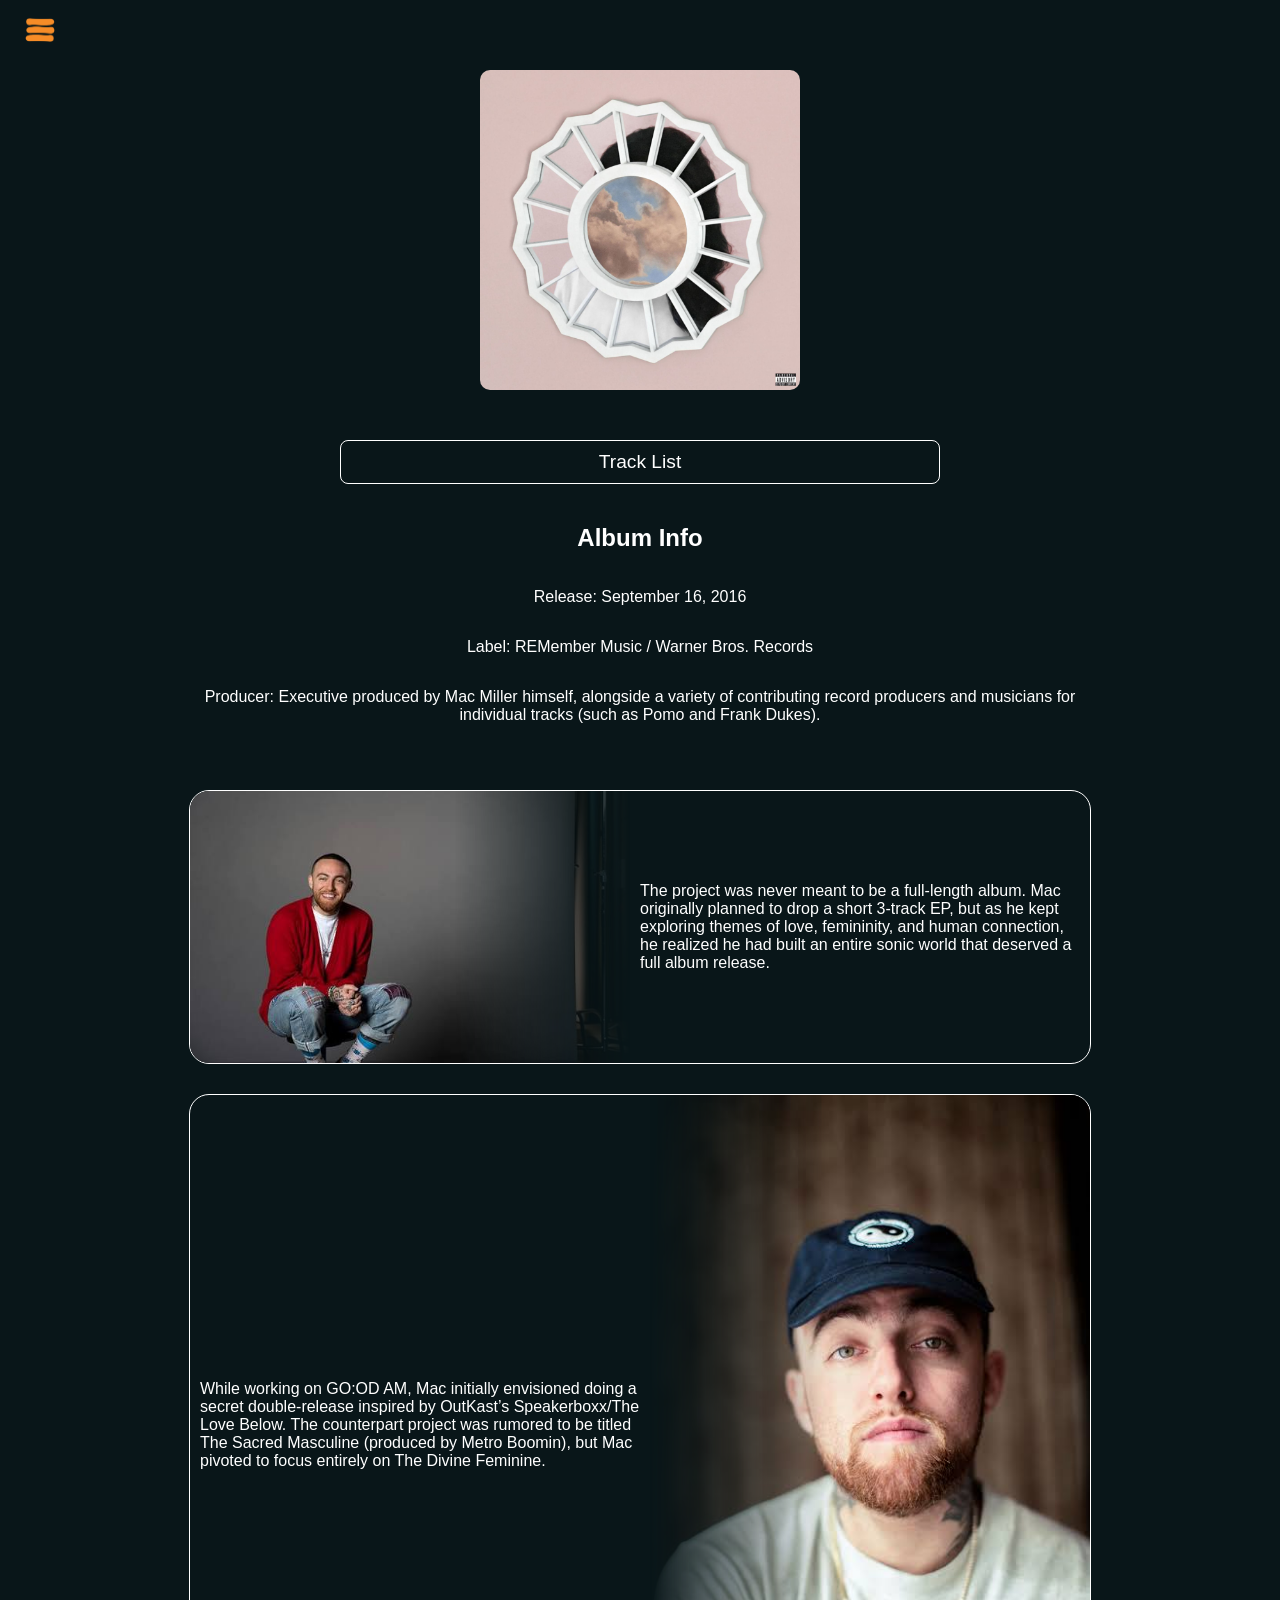
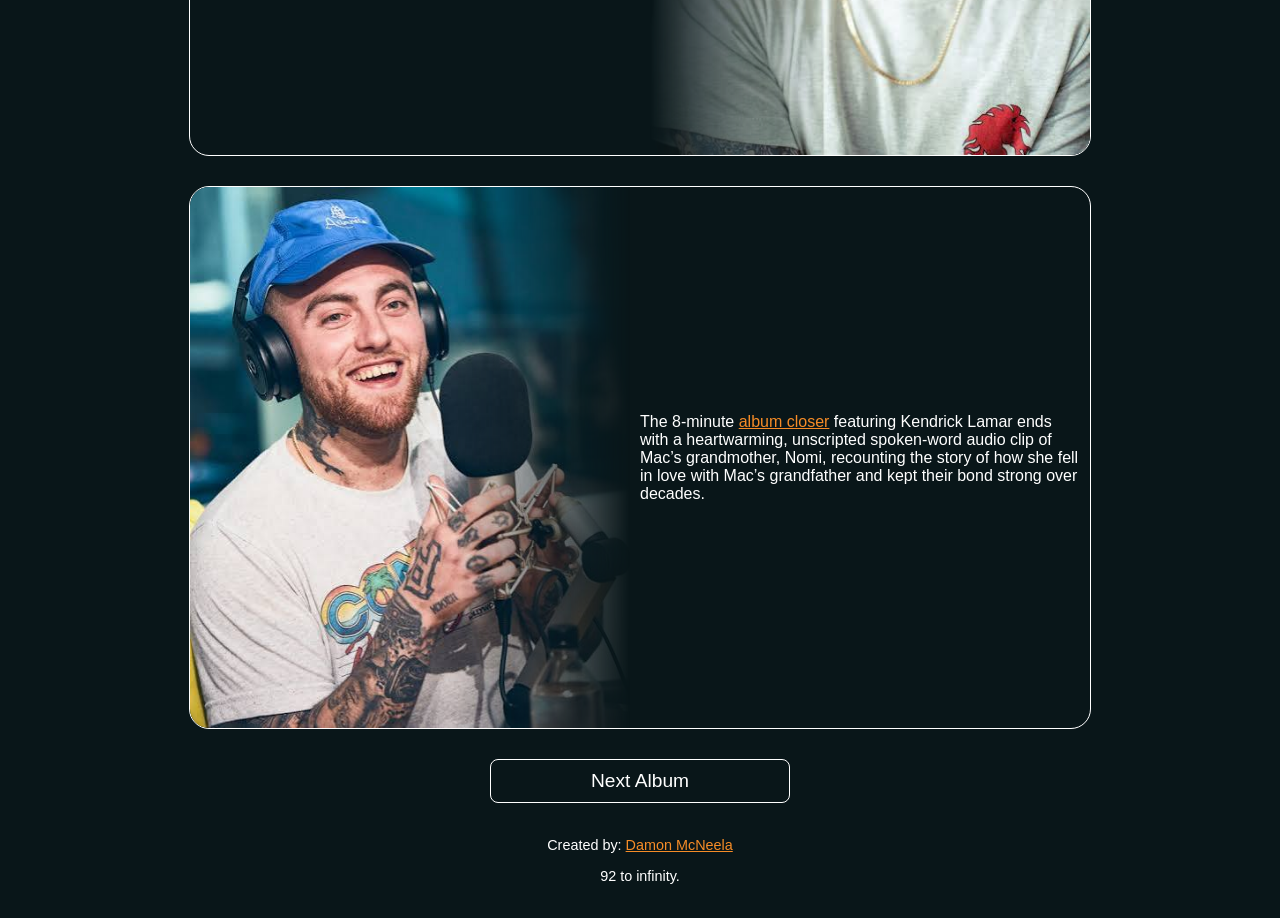
<file: TheDevineFeminine.html>
<!DOCTYPE html>
<html lang="en">
<head>
    <meta charset="UTF-8">
    <meta name="viewport" content="width=device-width, initial-scale=1.0">
    <link rel="stylesheet" href="cs/style.css">
    <title>MacSite</title>

        <!-- Google tag (gtag.js) -->
    <script async src="https://www.googletagmanager.com/gtag/js?id=G-6G8FPSQ9PF"></script>
    <script>
    window.dataLayer = window.dataLayer || [];
    function gtag(){dataLayer.push(arguments);}
    gtag('js', new Date());

    gtag('config', 'G-6G8FPSQ9PF');
    </script>

</head>
<body>
    <header>

        <div id="hamburgerBtn">
            <img src="img/HandburgerIcon.webp" alt="Menu">
        </div>

        <nav id="navMenu" class="nav-menu">
            <ul>
                <li><a href="index.html"><img src="img/Home_icon.png" alt="Home"></a></li>
                <li><a href="KIDS.html"><img src="img/coverArtKIDS.jpg" alt="KIDS Album Cover"></a></li>
                <li><a href="BestDayEver.html"><img src="img/coverArtBestDayEver.jpg" alt="Best Day Ever Album Cover"></a></li>
                <li><a href="BlueSlidePark.html"><img src="img/coverArtBSL.jpg" alt="Blue Slide Park Album Cover"></a></li>
                <li><a href="Macadelic.html"><img src="img/coverArtMacadelic.jpg" alt="Macadelic Album Cover"></a></li>
                <li><a href="You.html"><img src="img/coverArtYou.jpg" alt="You Album Cover"></a></li>
                <li><a href="WMWTSO.html"><img src="img/coverArtWMWTSO.webp" alt="WMWTSO Album Cover"></a></li>
                <li><a href="Faces.html"><img src="img/coverArtFaces.jpg" alt="Faces Album Cover"></a></li>
                <li><a href="GOODAM.html"><img src="img/coverArtGoodAM.jpg" alt="Good AM Album Cover"></a></li>
                <li><a href="Swimming.html"><img src="img/coverArtSwimming.jpg" alt="Swimming Album Cover"></a></li>
                <li><a href="Circles.html"><img src="img/coverArtCircles.jpg" alt="Circles Album Cover"></a></li>
                <li><a href="Balloonerism.html"><img src="img/coverArtBalloonerism.jpg" alt="Balloonerism Album Cover"></a></li>
            </ul>
        </nav>

    </header>
    
    <div class="albumCover" id="TheDivineFeminineCover">
        <img src="img/coverArtDivineFeminine.jpg" alt="The Divine Feminine Album Cover">
    </div>

    <div>
        <button class="btn" id="tracklistBtn">Track List</button>
        
        <div class="tracklist" id="ShowTracklist">
            <ul>
                <li>1. Congratulations (featuring Bilal)</li>
                <li>2. Dang! (featuring Anderson .Paak)</li>
                <li>3. Stay</li>
                <li>4. Skin</li>
                <li>5. Cinderella (featuring Ty Dolla $ign)</li>
                <li>6. Planet God Damn (featuring Njomza)</li>
                <li>7. Soulmate</li>
                <li>8. We (featuring CeeLo Green)</li>
                <li>9. My Favorite Part (featuring Ariana Grande)</li>
                <li>10. God is Fair, Sexy Nasty (featuring Kendrick Lamar)</li>
            </ul>
        </div>

    </div>

     <div class="InfoContainer" id="BasicInfo">
        <div class="row">
            <div class="col">
                <h2>Album Info</h2>
                <p>Release: September 16, 2016</p>
                <p>Label: REMember Music / Warner Bros. Records</p>
                <p>Producer: Executive produced by Mac Miller himself, alongside a variety of contributing record producers and musicians for individual tracks (such as Pomo and Frank Dukes).</p>
            </div>
        </div>
    </div>

    <div class="InfoContainer">
        <div class="row">
            <div class="col">
                <img src="img/mostRecentImgs/MR4.jpg" id="left" alt="Image of Mac" style="object-position: 25% center;">
            </div>
            <div class="Txtcol">
                <p> The project was never meant to be a full-length album. Mac originally planned to drop a short 3-track EP, but as he kept exploring themes of love, femininity, and human connection, he realized he had built an entire sonic world that deserved a full album release.</p>
            </div>
        </div>
    </div>

    <div class="InfoContainer">
        <div class="row">
            <div class="Txtcol">
                <p>While working on GO:OD AM, Mac initially envisioned doing a secret double-release inspired by OutKast’s Speakerboxx/The Love Below. The counterpart project was rumored to be titled The Sacred Masculine (produced by Metro Boomin), but Mac pivoted to focus entirely on The Divine Feminine.</p>
            </div>
            <div class="col">
                <img src="img/mostRecentImgs/MR3.jpg" id="right" alt="Image of Mac" >
            </div>
        </div>
    </div>

    <div class="InfoContainer">
        <div class="row">
            <div class="col">
                <img src="img/mostRecentImgs/MR2.jpg" id="left" alt="Image of Mac">
            </div>
            <div class="Txtcol">
                <p>The 8-minute <a href="https://youtu.be/YbbaJIpkGMs?si=dNtabayRThj2bv_p&t=322">album closer</a> featuring Kendrick Lamar ends with a heartwarming, unscripted spoken-word audio clip of Mac’s grandmother, Nomi, recounting the story of how she fell in love with Mac’s grandfather and kept their bond strong over decades.</p>
            </div>
        </div>
    </div>

    <a href="Swimming.html"><button class="btn" id="NextBtn">Next Album</button></a>
    
    <footer>
        <p>Created by: <a href="https://github.com/DamoMcN">Damon McNeela</a></p>
        <p>92 to infinity.</p>
    </footer></footer>


    <script src="https://code.jquery.com/jquery-3.7.1.min.js"></script>
    <script src="js/script.js"></script>
</body>
</html>
</file>
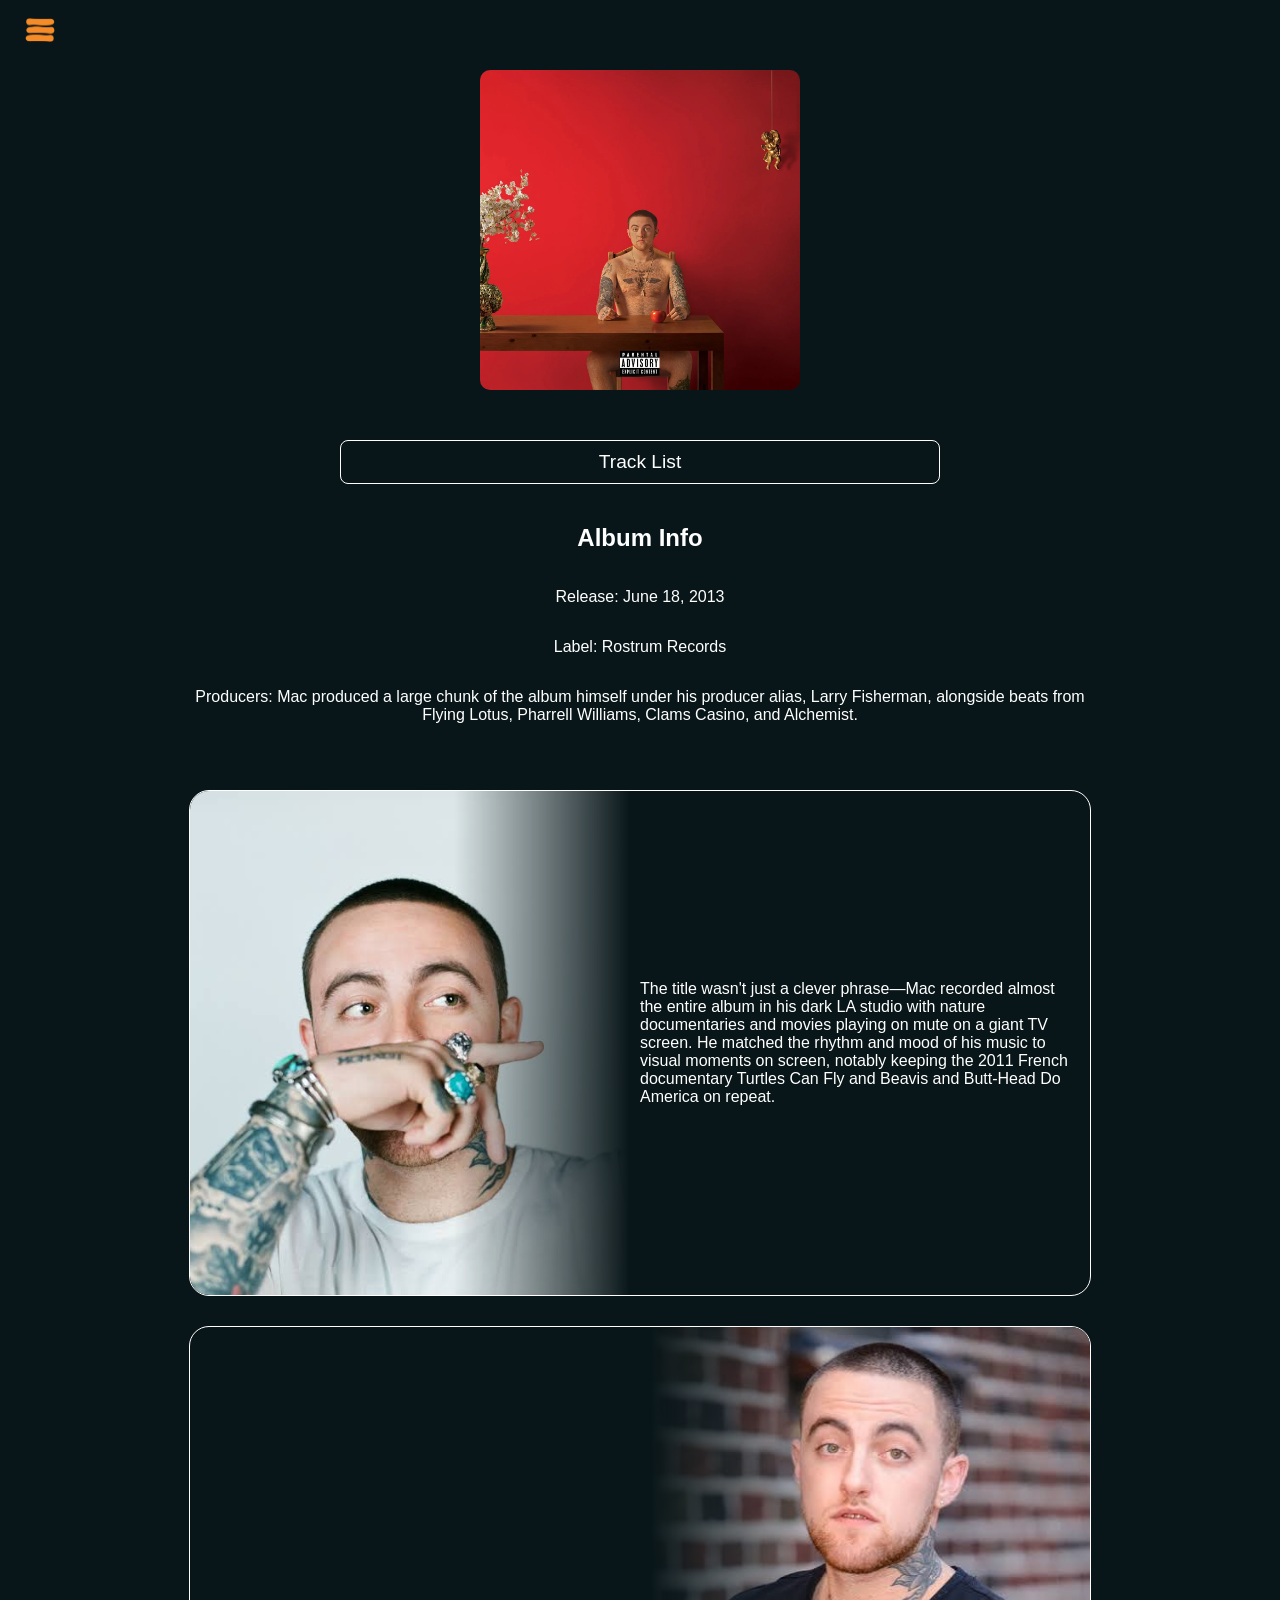
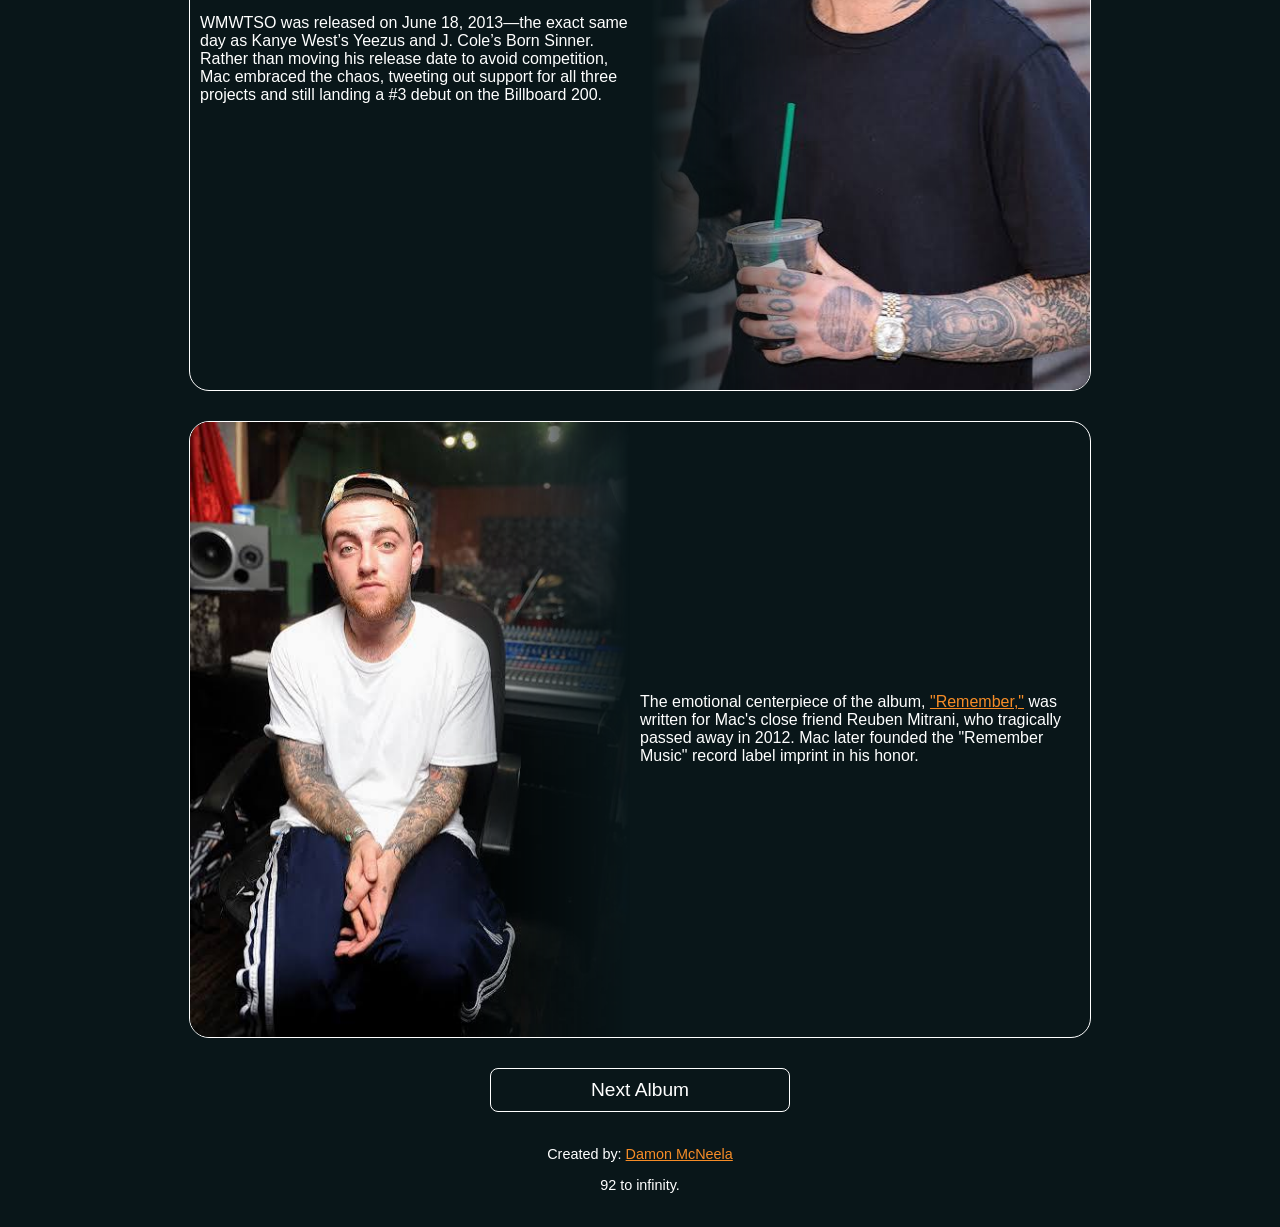
<file: WMWTSO.html>
<!DOCTYPE html>
<html lang="en">
<head>
    <meta charset="UTF-8">
    <meta name="viewport" content="width=device-width, initial-scale=1.0">
    <link rel="stylesheet" href="cs/style.css">
    <title>MacSite</title>

        <!-- Google tag (gtag.js) -->
    <script async src="https://www.googletagmanager.com/gtag/js?id=G-6G8FPSQ9PF"></script>
    <script>
    window.dataLayer = window.dataLayer || [];
    function gtag(){dataLayer.push(arguments);}
    gtag('js', new Date());

    gtag('config', 'G-6G8FPSQ9PF');
    </script>

</head>
<body>
    <header>

        <div id="hamburgerBtn">
            <img src="img/HandburgerIcon.webp" alt="Menu">
        </div>

        <nav id="navMenu" class="nav-menu">
            <ul>
                <li><a href="index.html"><img src="img/Home_icon.png" alt="Home"></a></li>
                <li><a href="KIDS.html"><img src="img/coverArtKIDS.jpg" alt="KIDS Album Cover"></a></li>
                <li><a href="BestDayEver.html"><img src="img/coverArtBestDayEver.jpg" alt="Best Day Ever Album Cover"></a></li>
                <li><a href="BlueSlidePark.html"><img src="img/coverArtBSL.jpg" alt="Blue Slide Park Album Cover"></a></li>
                <li><a href="Macadelic.html"><img src="img/coverArtMacadelic.jpg" alt="Macadelic Album Cover"></a></li>
                <li><a href="You.html"><img src="img/coverArtYou.jpg" alt="You Album Cover"></a></li>
                <li><a href="Faces.html"><img src="img/coverArtFaces.jpg" alt="Faces Album Cover"></a></li>
                <li><a href="GOODAM.html"><img src="img/coverArtGoodAM.jpg" alt="Good AM Album Cover"></a></li>
                <li><a href="TheDevineFeminine.html"><img src="img/coverArtDivineFeminine.jpg" alt="The Divine Feminine Album Cover"></a></li>
                <li><a href="Swimming.html"><img src="img/coverArtSwimming.jpg" alt="Swimming Album Cover"></a></li>
                <li><a href="Circles.html"><img src="img/coverArtCircles.jpg" alt="Circles Album Cover"></a></li>
                <li><a href="Balloonerism.html"><img src="img/coverArtBalloonerism.jpg" alt="Balloonerism Album Cover"></a></li>
            </ul>
        </nav>

    </header>
    
    <div class="albumCover" id="KIDSCover">
        <img src="img/coverArtWMWTSO.webp" alt="WMWTSO Album Cover">
    </div>

    <div>
        <button class="btn" id="tracklistBtn">Track List</button>
        
        <div class="tracklist" id="ShowTracklist">
            <ul>
                <li>1. The Star Room</li>
                <li>2. Avian</li>
                <li>3. I'm Not Real (featuring Earl Sweatshirt)</li>
                <li>4. S.D.S.</li>
                <li>5. Bird Call</li>
                <li>6. Matches (featuring Ab-Soul)</li>
                <li>7. I Am Who Am (Killin' Time) (featuring Niki Randa)</li>
                <li>8. Objects in the Mirror</li>
                <li>9. Red Dot Music (featuring Action Bronson)</li>
                <li>10. Gees (featuring ScHoolboy Q)</li>
                <li>11. Watching Movies</li>
                <li>12. Suplexes Inside of Complexes and Duplexes (featuring Jay Electronica)</li>
                <li>13. REMember</li>
                <li>14. Someone Like You</li>
                <li>15. Aquarium</li>
                <li>16. Youforia</li>
            </ul>
        </div>

    </div>

     <div class="InfoContainer" id="BasicInfo">
        <div class="row">
            <div class="col">
                <h2>Album Info</h2>
                <p>Release:  June 18, 2013</p>
                <p>Label: Rostrum Records</p>
                <p>Producers: Mac produced a large chunk of the album himself under his producer alias, Larry Fisherman, alongside beats from Flying Lotus, Pharrell Williams, Clams Casino, and Alchemist.</p>
            </div>
        </div>
    </div>

    <div class="InfoContainer">
        <div class="row">
            <div class="col">
                <img src="img/GoodMorningImgs/GM5.jpg" id="left" alt="Image of Mac" style="object-position: 50% center;">
            </div>
            <div class="Txtcol">
                <p> The title wasn't just a clever phrase—Mac recorded almost the entire album in his dark LA studio with nature documentaries and movies playing on mute on a giant TV screen. He matched the rhythm and mood of his music to visual moments on screen, notably keeping the 2011 French documentary Turtles Can Fly and Beavis and Butt-Head Do America on repeat.</p>
            </div>
        </div>
    </div>

    <div class="InfoContainer">
        <div class="row">
            <div class="Txtcol">
                <p>WMWTSO was released on June 18, 2013—the exact same day as Kanye West’s Yeezus and J. Cole’s Born Sinner. Rather than moving his release date to avoid competition, Mac embraced the chaos, tweeting out support for all three projects and still landing a #3 debut on the Billboard 200.</p>
            </div>
            <div class="col">
                <img src="img/GoodMorningImgs/GM6.jpg" id="right" alt="Image of Mac" >
            </div>
        </div>
    </div>

    <div class="InfoContainer">
        <div class="row">
            <div class="col">
                <img src="img/GoodMorningImgs/GM4.jpg" id="left" alt="Image of Mac">
            </div>
            <div class="Txtcol">
                <p>The emotional centerpiece of the album, <a href="https://youtu.be/BXbltbZdurU?si=oNWeY1wNcgV4H_Dx">"Remember,"</a> was written for Mac's close friend Reuben Mitrani, who tragically passed away in 2012. Mac later founded the "Remember Music" record label imprint in his honor.</p>
            </div>
        </div>
    </div>

    <a href="Faces.html"><button class="btn" id="NextBtn">Next Album</button></a>
    
    <footer>
        <p>Created by: <a href="https://github.com/DamoMcN">Damon McNeela</a></p>
        <p>92 to infinity.</p>
    </footer></footer>


    <script src="https://code.jquery.com/jquery-3.7.1.min.js"></script>
    <script src="js/script.js"></script>
</body>
</html>
</file>
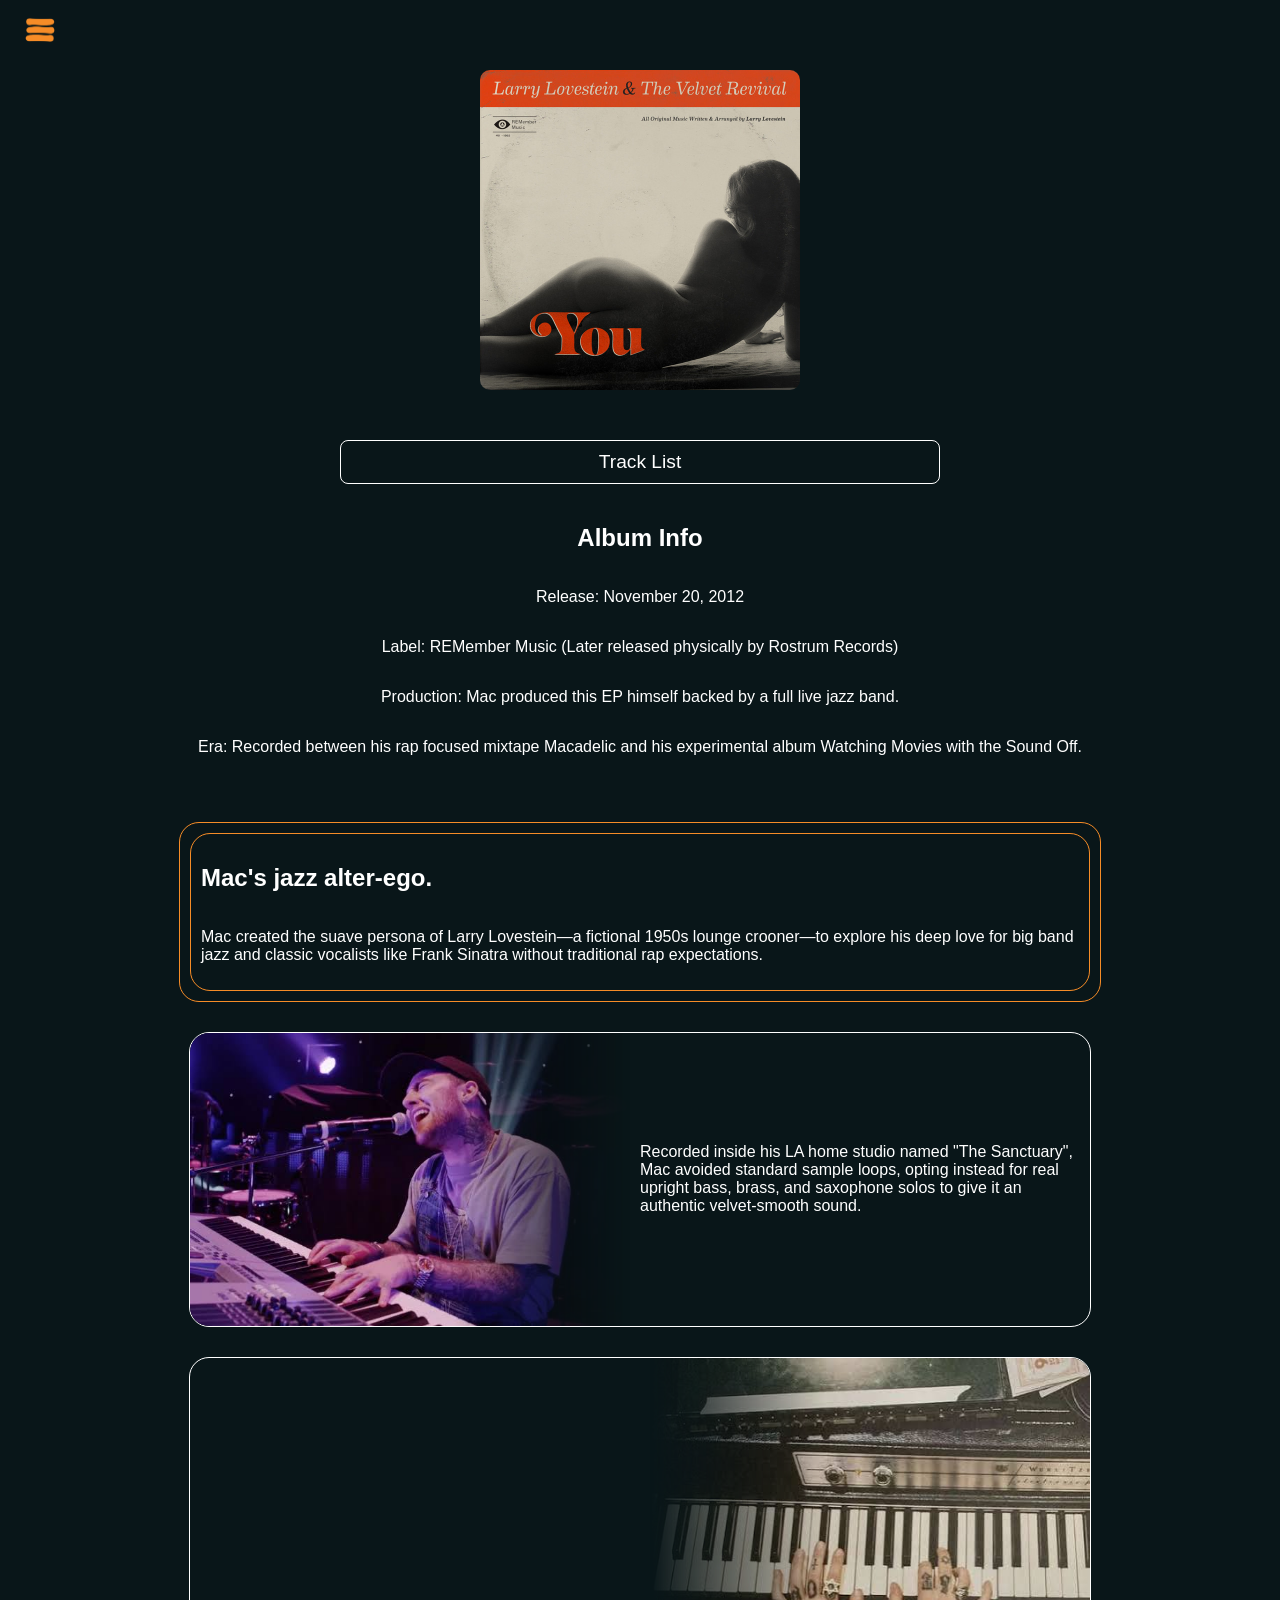
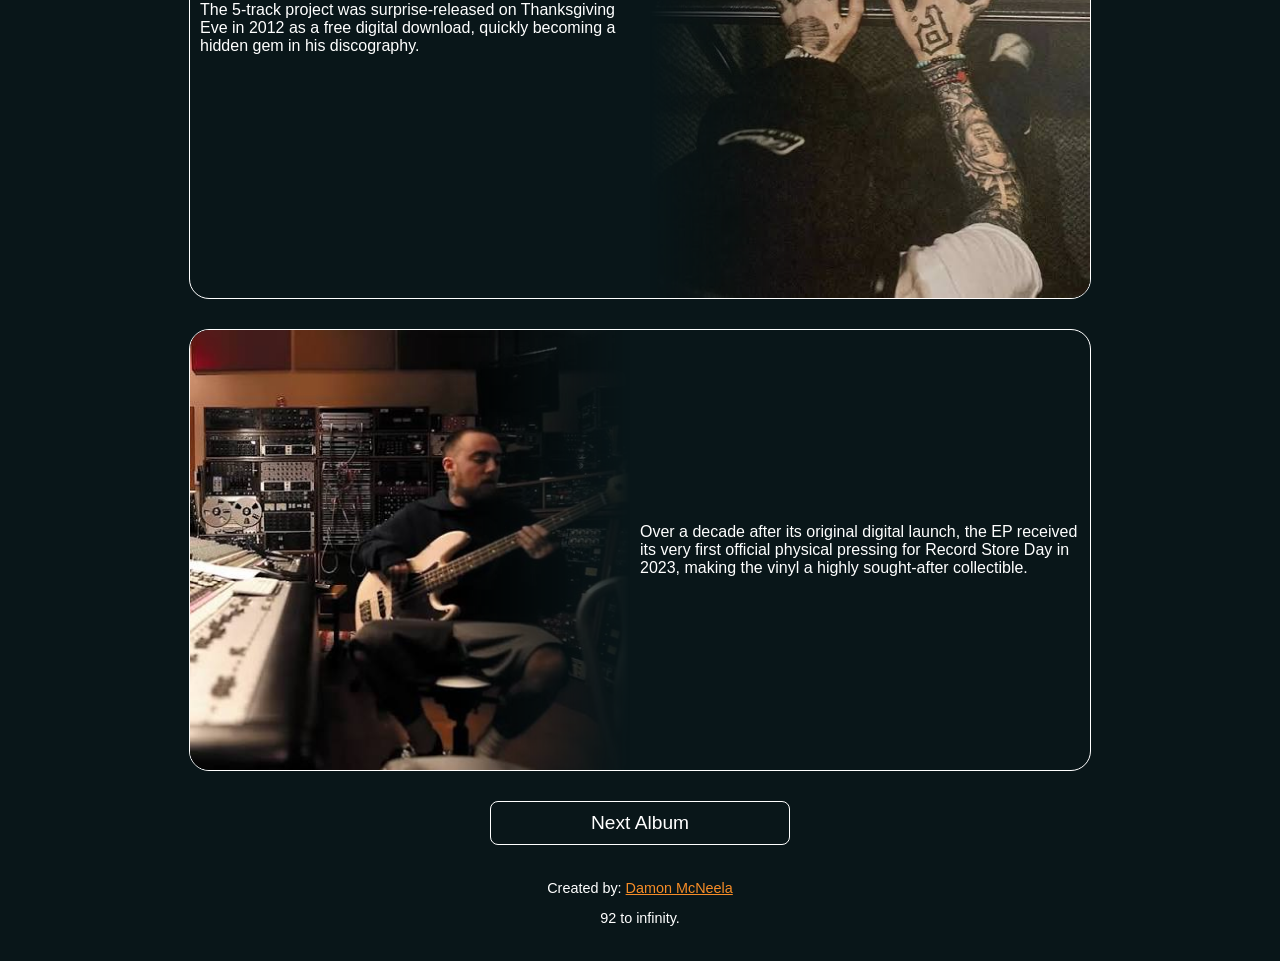
<file: You.html>
<!DOCTYPE html>
<html lang="en">
<head>
    <meta charset="UTF-8">
    <meta name="viewport" content="width=device-width, initial-scale=1.0">
    <link rel="stylesheet" href="cs/style.css">
    <title>MacSite</title>

        <!-- Google tag (gtag.js) -->
    <script async src="https://www.googletagmanager.com/gtag/js?id=G-6G8FPSQ9PF"></script>
    <script>
    window.dataLayer = window.dataLayer || [];
    function gtag(){dataLayer.push(arguments);}
    gtag('js', new Date());

    gtag('config', 'G-6G8FPSQ9PF');
    </script>

</head>
<body>
    <header>

        <div id="hamburgerBtn">
            <img src="img/HandburgerIcon.webp" alt="Menu">
        </div>

        <nav id="navMenu" class="nav-menu">
            <ul>
                <li><a href="index.html"><img src="img/Home_icon.png" alt="Home"></a></li>
                <li><a href="KIDS.html"><img src="img/coverArtKIDS.jpg" alt="KIDS Album Cover"></a></li>
                <li><a href="BestDayEver.html"><img src="img/coverArtBestDayEver.jpg" alt="Best Day Ever Album Cover"></a></li>
                <li><a href="BlueSlidePark.html"><img src="img/coverArtBSL.jpg" alt="Blue Slide Park Album Cover"></a></li>
                <li><a href="Macadelic.html"><img src="img/coverArtMacadelic.jpg" alt="Macadelic Album Cover"></a></li>
                <li><a href="WMWTSO.html"><img src="img/coverArtWMWTSO.webp" alt="WMWTSO Album Cover"></a></li>
                <li><a href="Faces.html"><img src="img/coverArtFaces.jpg" alt="Faces Album Cover"></a></li>
                <li><a href="GOODAM.html"><img src="img/coverArtGoodAM.jpg" alt="Good AM Album Cover"></a></li>
                <li><a href="TheDevineFeminine.html"><img src="img/coverArtDivineFeminine.jpg" alt="The Divine Feminine Album Cover"></a></li>
                <li><a href="Swimming.html"><img src="img/coverArtSwimming.jpg" alt="Swimming Album Cover"></a></li>
                <li><a href="Circles.html"><img src="img/coverArtCircles.jpg" alt="Circles Album Cover"></a></li>
                <li><a href="Balloonerism.html"><img src="img/coverArtBalloonerism.jpg" alt="Balloonerism Album Cover"></a></li>
            </ul>
        </nav>

    </header>
    
    <div class="albumCover" id="TheDivineFeminineCover">
        <img src="img/coverArtYou.jpg" alt="You Album Cover">
    </div>

    <div>
        <button class="btn" id="tracklistBtn">Track List</button>
        
        <div class="tracklist" id="ShowTracklist">
            <ul>
                <li>1. Life Can Wait</li>
                <li>2. Love Affair</li>
                <li>3. Suspicions</li>
                <li>4. A Moment 4 Jazz</li>
                <li>5. You</li>
            </ul>
        </div>

    </div>

     <div class="InfoContainer" id="BasicInfo">
        <div class="row">
            <div class="col">
                <h2>Album Info</h2>
                <p>Release: November 20, 2012</p>
                <p>Label: REMember Music (Later released physically by Rostrum Records)</p>
                <p>Production: Mac produced this EP himself backed by a full live jazz band.</p>
                <p>Era: Recorded between his rap focused mixtape Macadelic and his experimental album Watching Movies with the Sound Off.</p>
            </div>
        </div>
    </div>

    <div class="InfoContainer" id="ExtraInfo">
        <div class="row">
            <div class="col" id="ExtraInfo">
                <h2 style="padding: 0;">Mac's jazz alter-ego.</h2>

                <p>Mac created the suave persona of Larry Lovestein—a fictional 1950s lounge crooner—to explore his deep love for big band jazz and classic vocalists like Frank Sinatra without traditional rap expectations.</p>

            </div>
        </div>
    </div>

    <div class="InfoContainer">
        <div class="row">
            <div class="col">
                <img src="img/GoodMorningImgs/GM15.jpg" id="left" alt="Image of Mac" style="object-position: 45% center;">
            </div>
            <div class="Txtcol">
                <p>Recorded inside his LA home studio named "The Sanctuary", Mac avoided standard sample loops, opting instead for real upright bass, brass, and saxophone solos to give it an authentic velvet-smooth sound.</p>
            </div>
        </div>
    </div>

    <div class="InfoContainer">
        <div class="row">
            <div class="Txtcol">
                <p>The 5-track project was surprise-released on Thanksgiving Eve in 2012 as a free digital download, quickly becoming a hidden gem in his discography.</p>
            </div>
            <div class="col">
                <img src="img/GoodMorningImgs/GM14.jpg" id="right" alt="Image of Mac" style="object-position: 75% center;">
            </div>
        </div>
    </div>

    <div class="InfoContainer">
        <div class="row">
            <div class="col">
                <img src="img/GoodMorningImgs/GM16.jpg" id="left" alt="Image of Mac" >
            </div>
            <div class="Txtcol">
                <p>Over a decade after its original digital launch, the EP received its very first official physical pressing for Record Store Day in 2023, making the vinyl a highly sought-after collectible.</p>
            </div>
        </div>
    </div>

    <a href="WMWTSO.html"><button class="btn" id="NextBtn">Next Album</button></a>
    
    <footer>
        <p>Created by: <a href="https://github.com/DamoMcN">Damon McNeela</a></p>
        <p>92 to infinity.</p>
    </footer></footer>


    <script src="https://code.jquery.com/jquery-3.7.1.min.js"></script>
    <script src="js/script.js"></script>
</body>
</html>
</file>
<file: cs/style.css>
body{
    background-color: #091619;
    color: #ffffff;
    padding: 0;
    margin: 0;
    font-family: 'Garamond', sans-serif;
    padding-top: 60px;
}
a {
    color: inherit;
    text-decoration: none;
}
a:hover {
    text-decoration: underline;
}
footer {
    text-align: center;
    padding: 20px;
    background-color: #091619;
    color: #ffffff;
    font-size: 0.9em;
}
header {
    position: fixed;
    top: 0;
    left: 0;
    width: 100%;
    background-color: #091619;
    color: #ffffff;
    padding: 10px 20px;
    display: flex;
    justify-content: space-between;
    align-items: center;
    z-index: 1000; 
}
header img {
    width: 40px;
    height: 40px;
    cursor: pointer;
}
ul {
  list-style-type: none;
  margin: 0;
  padding: 0;
}
/* Opening Cover */
#indexCover {
  position: relative;
  text-align: center;
  padding-bottom: 30px;
  width: 100%;
  color: white;
  -webkit-mask-image: linear-gradient(to bottom, rgba(0,0,0,1) 40%, rgba(0,0,0,0) 100%);
  mask-image: linear-gradient(to bottom, rgba(0,0,0,1) 40%, rgba(0,0,0,0) 100%);
}
    #indexCover img {
        width: 80%;
        height: auto;
        position: relative;
        display: block;
        margin: 0 auto;
        
    }

#indexCoverText {
  position: absolute;
  top: 50%;
  left: 50%;
  transform: translate(-50%, -50%);
  width: 100%;
  text-align: center;
  pointer-events: none;
}
    #indexCoverText h1 {
        font-size: 4em;
    }
/* Opening Cover END */


/* Default Album Container */
.AlbumContainer {
    position: relative;
    background-color: #091619;
    padding: 20px;
    margin: 20px auto;
    border-radius: 10px;
    width: 80%;
    
   
    display: flex;
    align-items: center; 
    gap: 20px;          
    text-align: left;  

    transition: transform 0.3s ease-in-out, box-shadow 0.3s ease-in-out;
    cursor: pointer; 
}    
.AlbumContainer:hover {
    transform: translateY(-5px) scale(1.02);
    box-shadow: 0 4px 8px rgba(0, 0, 0, 0.4);
}
    .AlbumContainer img {
        width: 6em;
        height: 6em;
        object-fit: cover;  
        flex-shrink: 0;     
}
    .AlbumContainer::before {
        content: "";
        background: linear-gradient(to right, var(--gradient-colors,));
        border-radius: 10px;
        position: absolute;
        top: 0;
        left: 0;
        right: 0;
        bottom: 0;
        z-index: -1;
        margin: -3px;
}

.nav-menu ul {
    display: grid;
    grid-template-columns: 1fr 1fr; 
    gap: 10px 15px; 
    list-style: none;
    padding: 0;
    margin: 0;
}


.nav-menu {
    position: fixed;
    top: 60px;
    left: -100%;
    width: auto; 
    height: auto;
    background-color: #091619;
    border-right: 1px solid #f68c27;
    border-bottom: 1px solid #f68c27;
    border-radius: 0 0 10px 10px;
    transition: left 0.3s ease-in-out;
    z-index: 999;
    padding: 20px;
    box-sizing: border-box;
}
.nav-menu.active {
    left: -6px;
}

.nav-menu ul li {
    padding:0;
    border-bottom: 1px solid rgba(255, 255, 255, 0.1);
}


    #KIDS {
        --gradient-colors: #eab308, #3b82f6, #ef4444;
    }

    #BestDayEver {
        --gradient-colors: #ff1838, #9e2eae;
    }

    #BlueSlidePark {
        --gradient-colors: #1e3a8a, #0284c7, #14b8a6;
    }

    #Macadelic {
        --gradient-colors: #505050,#b34846, #fafafa  ;
    }
    #You{
        --gradient-colors: #d3461b,#636057, #c32b02  ;
    }

    #WMWTSO {
        --gradient-colors: #c82127, #c2825c, #944522;
    }

    #Faces {
        --gradient-colors: #ffc315, #dc2626, #3e8cee;
    }

    #GOODAM {
        --gradient-colors: #94a3b8, #f8fafc,  #9e9e9e;
    }

    #TheDivineFeminine {
        --gradient-colors: #b29182, #d7beba, #d7d7d7;
    }

    #Swimming {
        --gradient-colors: #dea6a9, #a3c8e2, #f8fafc;
    }

    #Circles {
        --gradient-colors: #ffffff, #a0a0a0, #c1c1c1;
    }

    #Balloonerism {
        --gradient-colors: #2f5da8,#daedf3, #e7a38b ;
    }

.albumCover {
  position: relative;
  text-align: center;
  padding-bottom: 30px;
  width: 100%;
  color: white;
}
    .albumCover img {
        width: 60%;
        height: auto;
        position: relative;
        display: block;
        margin: 0 auto;
        border-radius: 20px;
        padding: 10px;
    }

.btn {
    display: block;
    width: 80%;               
    max-width: 600px;
    margin: 10px auto 0 auto;  
    font-size: 1.2em;
    padding: 10px 20px;
    background-color: #091619;
    color: #ffffff;
    border: 1px solid #ffffff;
    border-radius: 8px;
    cursor: pointer;
    white-space: nowrap;
    overflow: hidden;
    box-sizing: border-box;   
    transition: width 0.4s ease, border-radius 0.4s ease;
}

.btn.active {
    width: 80%;
    max-width: 600px;
    border-radius: 8px 8px 0 0;
    border-bottom: 1px solid transparent; 
}
#NextBtn{
    max-width: 300px;
    transition: transform 0.4s ease-in-out, background-color 0.4s ease-in-out;
}

#NextBtn:hover{
    background-color: #e08800;
    transform: scale(1.05); 
}
.btn a {
  text-decoration: none;
  color: inherit; 
}


.tracklist {
    display: none;
    width: 80%;                
    max-width: 600px;
    margin: 0 auto 20px auto;  
    padding: 20px 0;
    text-align: center;
    border-left: 1px solid #ffffff;
    border-right: 1px solid #ffffff;
    border-bottom: 1px solid #ffffff;
    border-top: none;          
    border-radius: 0 0 8px 8px;
    box-sizing: border-box;   
}
.tracklist li {
    list-style-type: none;
    padding-bottom: 5px;
    padding-right: 10px;
    margin: 0;
}

.InfoContainer {
    display: flex;
    flex-direction: column;
    border: 1px solid #ffffff;
    border-radius: 20px;
    margin-left: 20px;
    margin-right: 20px;
    margin-bottom: 20px;
    overflow: hidden; 
}
#BasicInfo {
    text-align: center;
    border: none;
    padding: 20px;
}
#ExtraInfo{
    border: 1px solid #f68c27;
    border-radius: 20px;
    padding: 10px;
}

.row {
    display: flex;
    flex-direction: row;
    align-items: stretch; 
}

.col { 
    display: flex;
    flex-direction: column;
    flex: 1;
}

.Txtcol {
    display: flex;
    flex-direction: column;
    flex: 1;
    justify-content: center;
    align-items: center;
    padding: 10px;
}

#left {
    width: 100%; 
    height: 100%; 
    object-fit: cover; 
    margin: 0;
    padding: 0;
    display: block;
    -webkit-mask-image: linear-gradient(to bottom, rgba(0,0,0,1) 60%, rgba(0,0,0,0) 100%);
    mask-image: linear-gradient(to bottom, rgba(0,0,0,1) 60%, rgba(0,0,0,0) 100%);
}

#right {
    width: 100%; 
    height: 100%; 
    object-fit: cover; 
    margin: 0;
    padding: 0;
    display: block;
    -webkit-mask-image: linear-gradient(to top, rgba(0,0,0,1) 60%, rgba(0,0,0,0) 100%);
    mask-image: linear-gradient(to top, rgba(0,0,0,1) 60%, rgba(0,0,0,0) 100%);
}


.row {
    display: flex;
    flex-direction: column; 
    width: 100%;
}

p a{
    color: #f68c27;
    text-decoration: underline;
}

        /* Desktop Styles (768px screens and above) */
        @media (min-width: 768px) {
            .InfoContainer {
                max-width: 900px;
                margin: 0 auto 30px auto; 
            }

            .row {
                flex-direction: row;
                align-items: stretch;
            }

            .col, .Txtcol {
                flex: 1;
            }

           
            .tracklist {
                max-width: 500px;
                margin: 20px auto;
            }
            .albumCover img {
            width: 40%;          
            max-width: 320px;   
            height: auto;
            position: relative;
            display: block;
            margin: 0 auto;
            border-radius: 20px;
            padding: 10px;
            }
            .btn {
            display: block;
            width: 60%;
            max-width: 600px;        
            margin: 10px auto 0 auto; 
            font-size: 1.2em;
            padding: 10px 20px;
            background-color: #091619;
            color: #ffffff;
            border: 1px solid #ffffff;
            border-radius: 8px;
            cursor: pointer;
            white-space: nowrap;
            overflow: hidden;
            transition: width 0.4s ease, border-radius 0.4s ease;
        }

        .btn.active {
            width: 60%;
            max-width: 600px;
            border-radius: 8px 8px 0 0; 
            border-bottom: 1px solid transparent; 
        }

        .tracklist {
            display: none;
            width: 60%;
            max-width: 600px;        
            margin: 0 auto 20px auto; 
            padding: 20px 0;
            text-align: center;
            border-left: 1px solid #ffffff;
            border-right: 1px solid #ffffff;
            border-bottom: 1px solid #ffffff;
            border-top: none;          
            border-radius: 0 0 8px 8px;
            box-sizing: border-box;    
        }
        #left {
            width: 100%; 
            height: 100%;
            object-fit: cover;
            margin: 0;
            padding: 0;
            display: block;
            -webkit-mask-image: linear-gradient(to right, rgba(0,0,0,1) 60%, rgba(0,0,0,0) 100%);
            mask-image: linear-gradient(to right, rgba(0,0,0,1) 60%, rgba(0,0,0,0) 100%);
        }

        #right {
            width: 100%; 
            height: 100%; 
            object-fit: cover; 
            margin: 0;
            padding: 0;
            display: block;
            -webkit-mask-image: linear-gradient(to left, rgba(0,0,0,1) 60%, rgba(0,0,0,0) 100%);
            mask-image: linear-gradient(to left, rgba(0,0,0,1) 60%, rgba(0,0,0,0) 100%);
        }
        }
</file>
